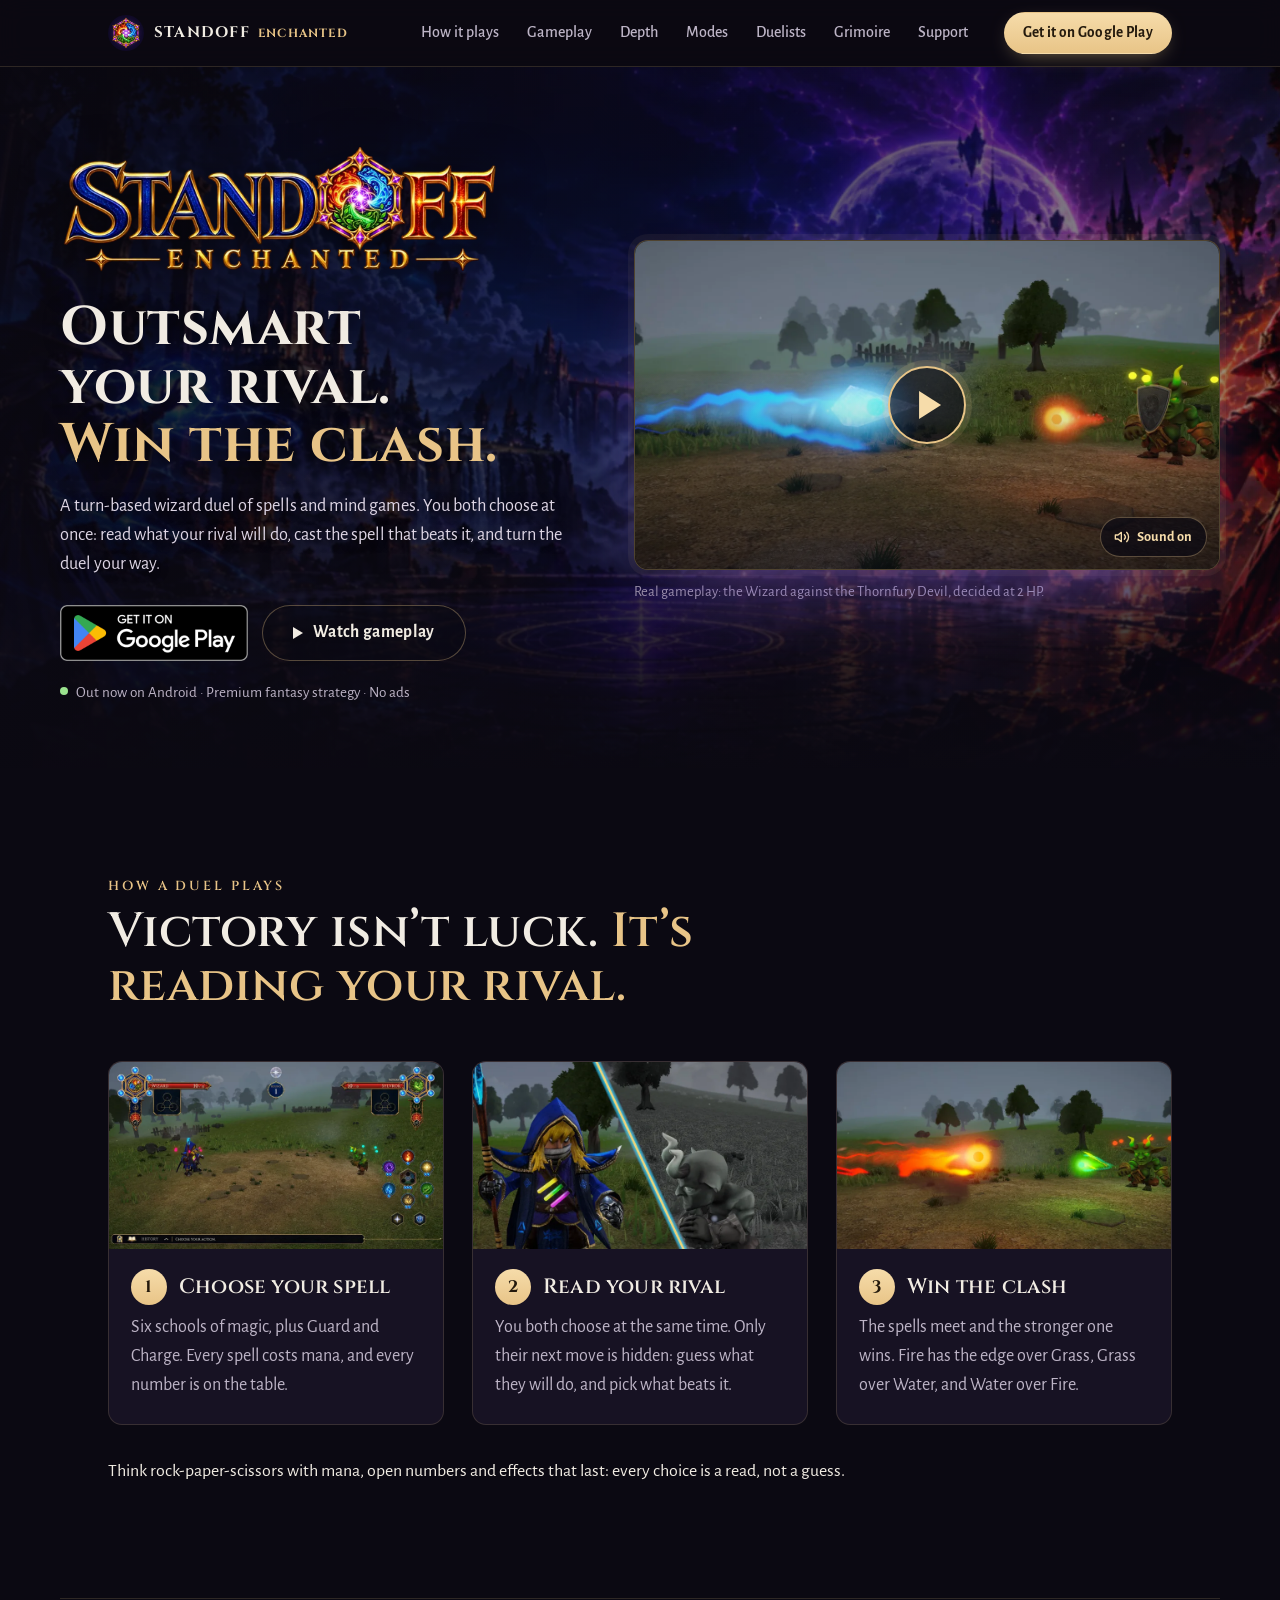
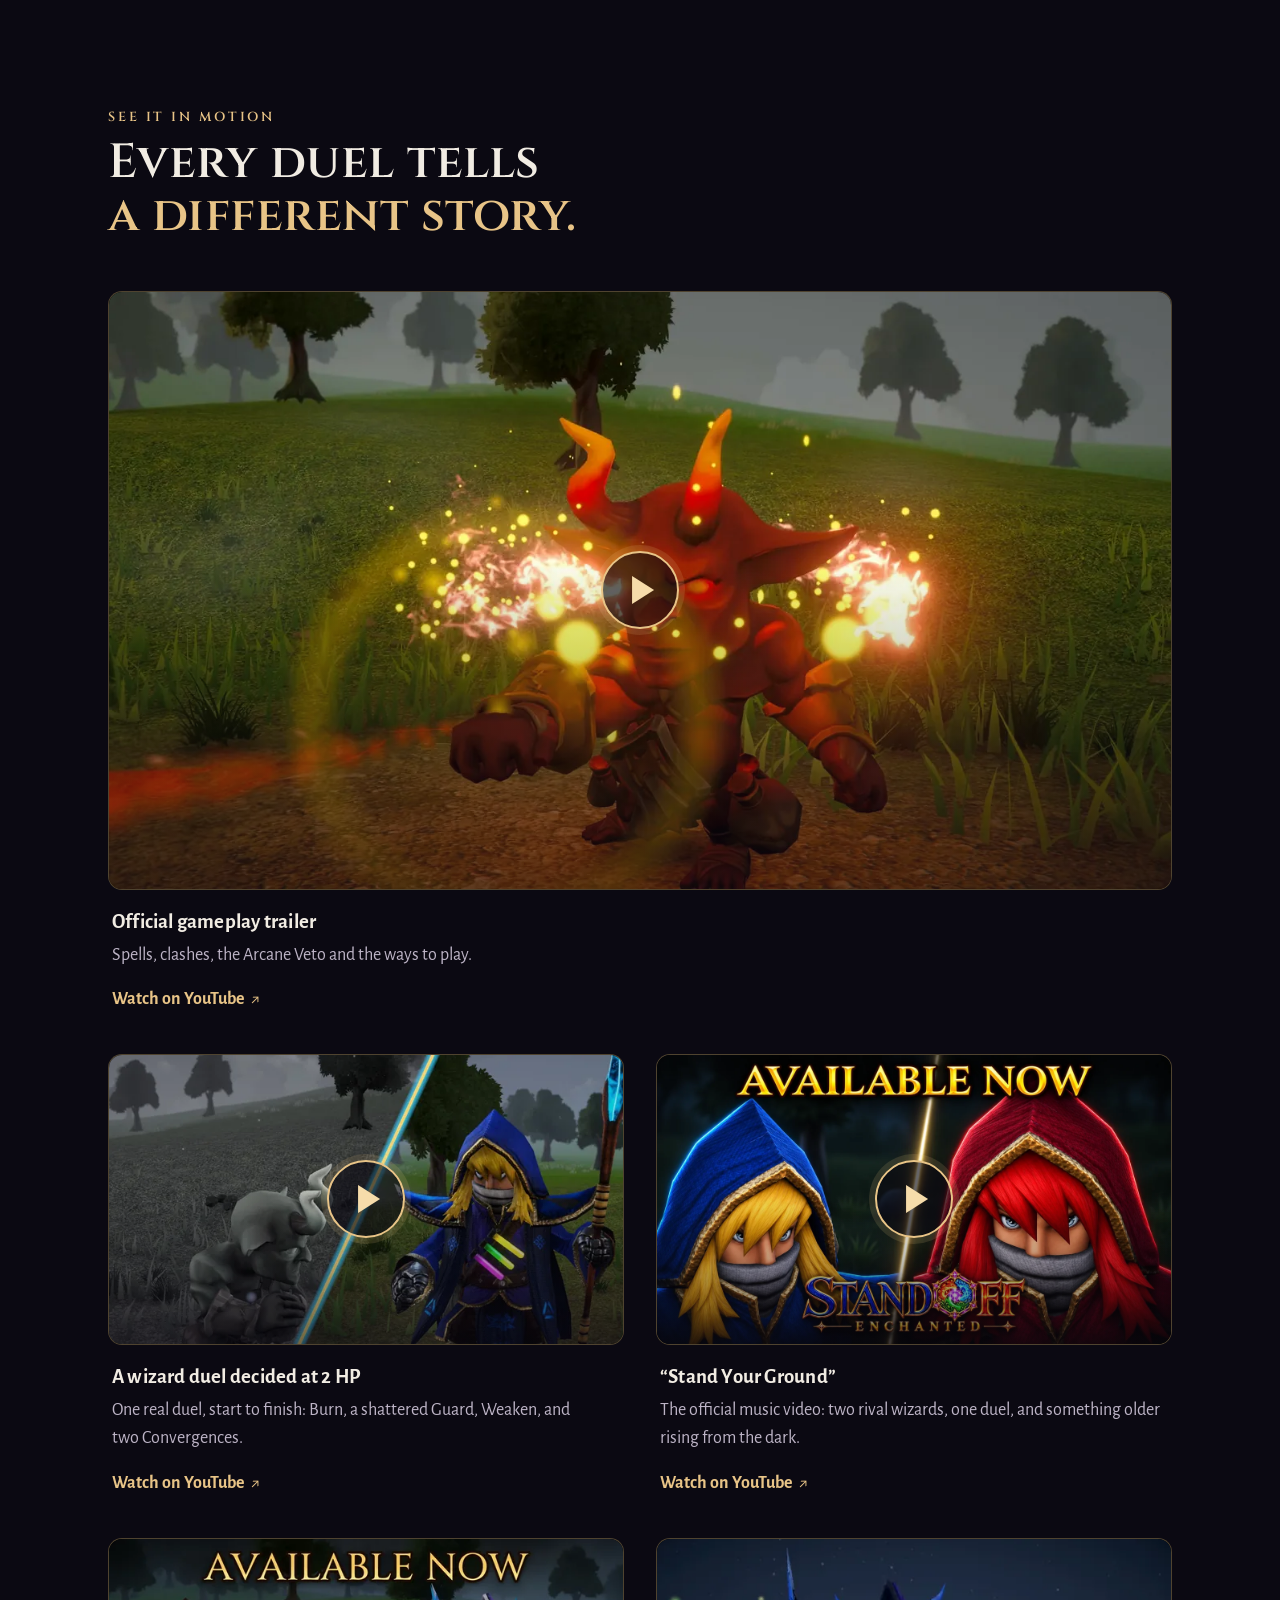
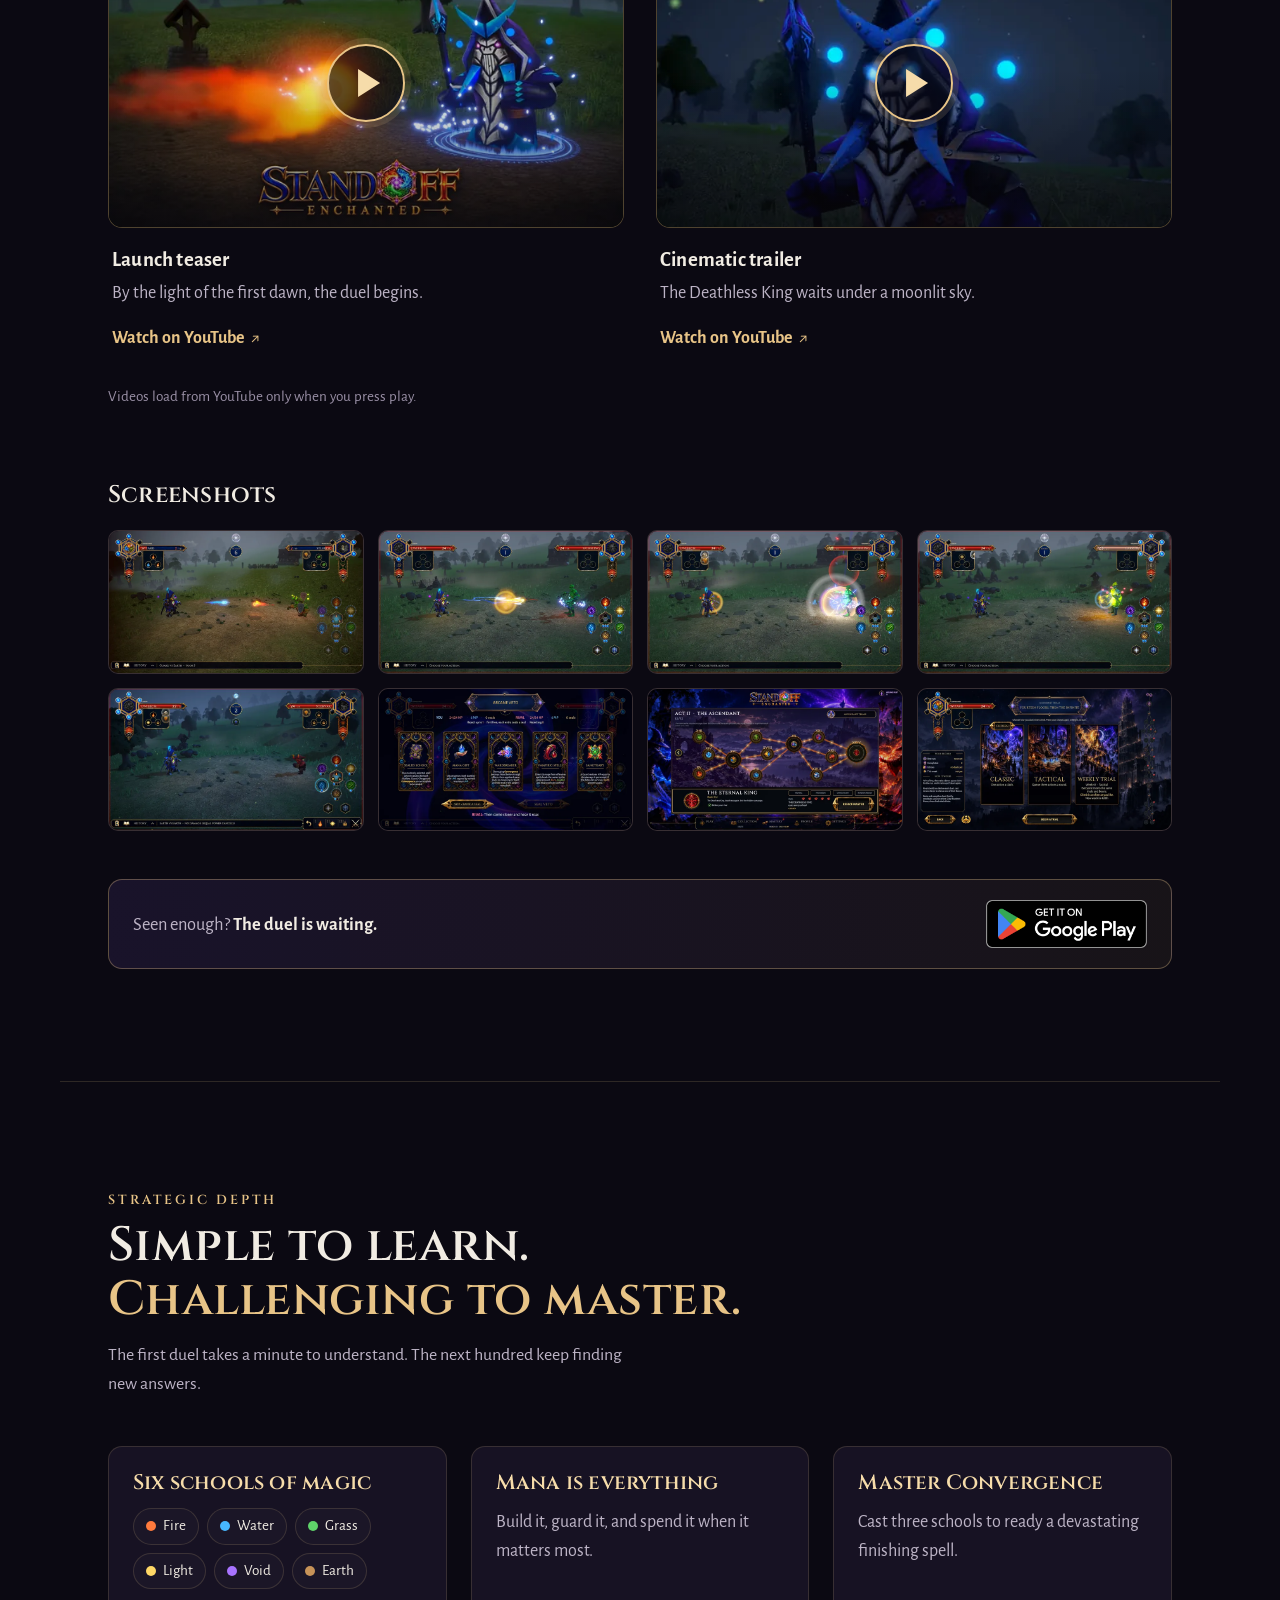
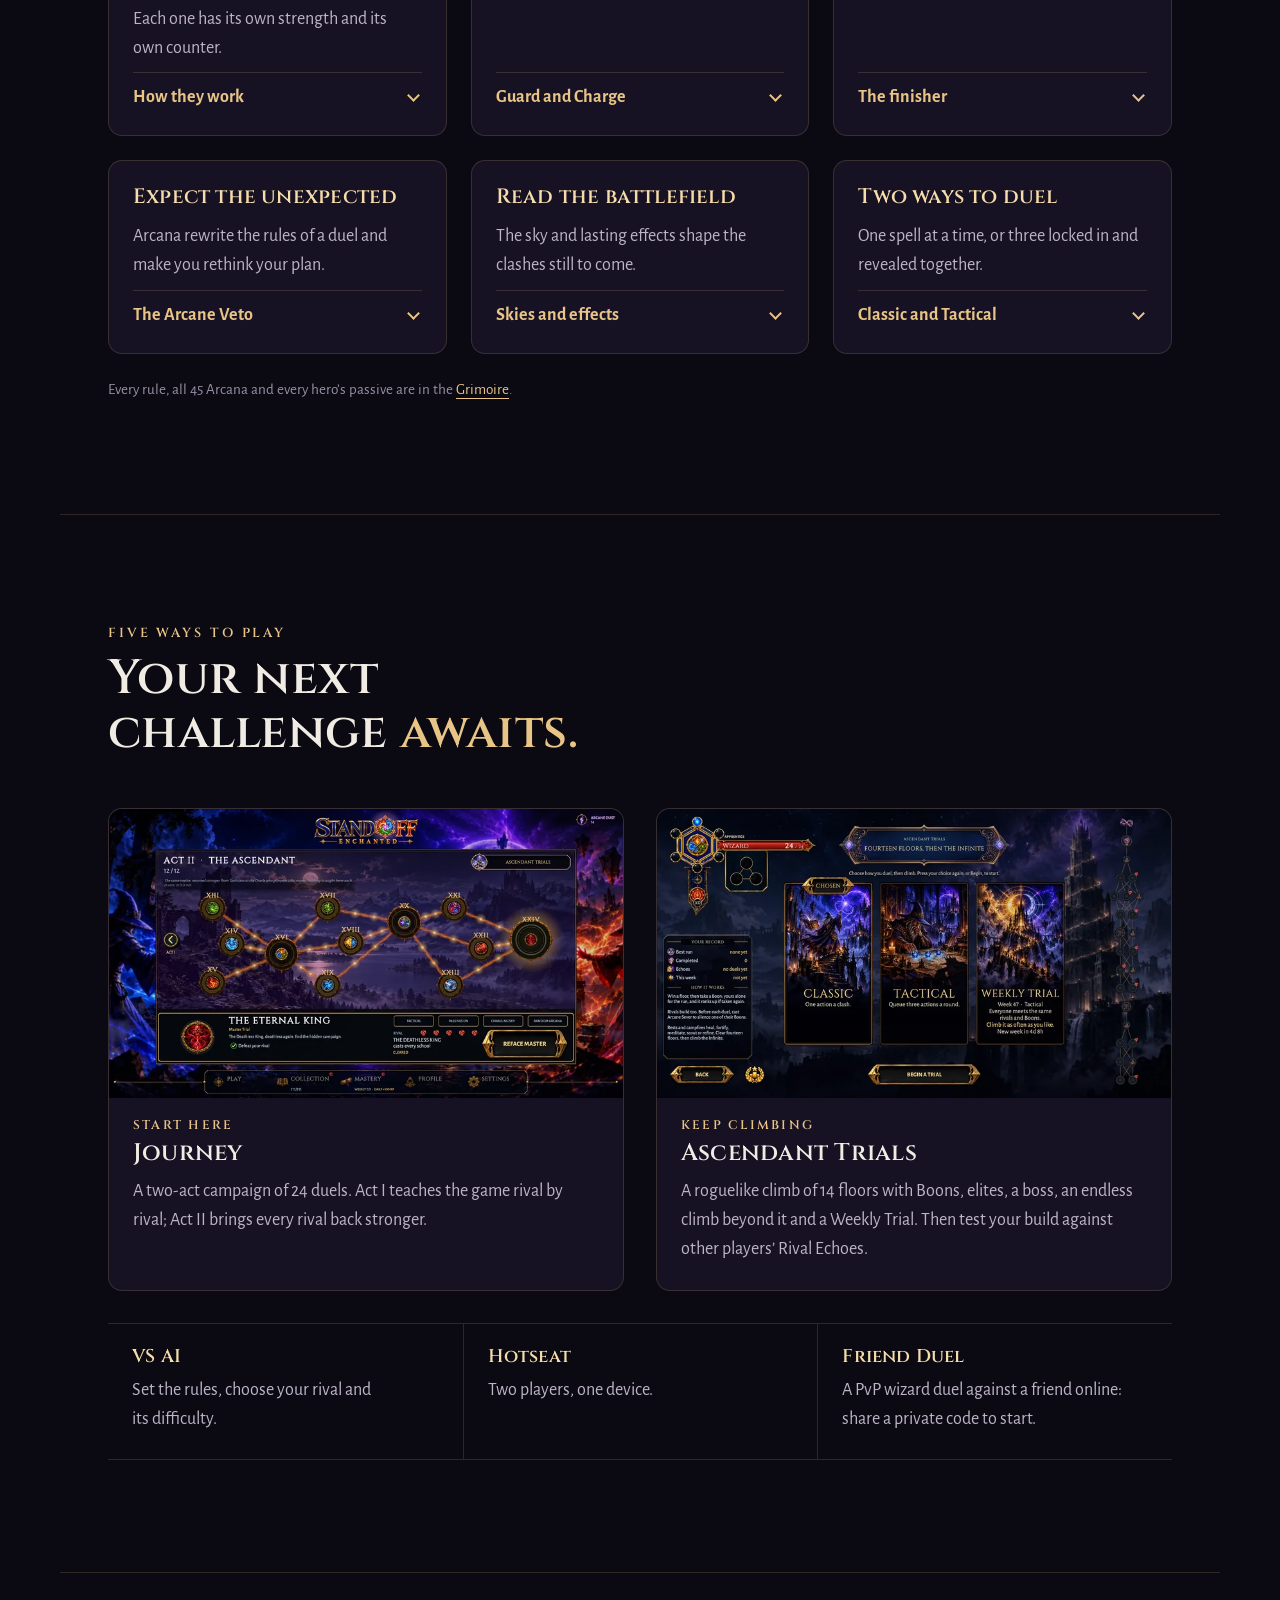
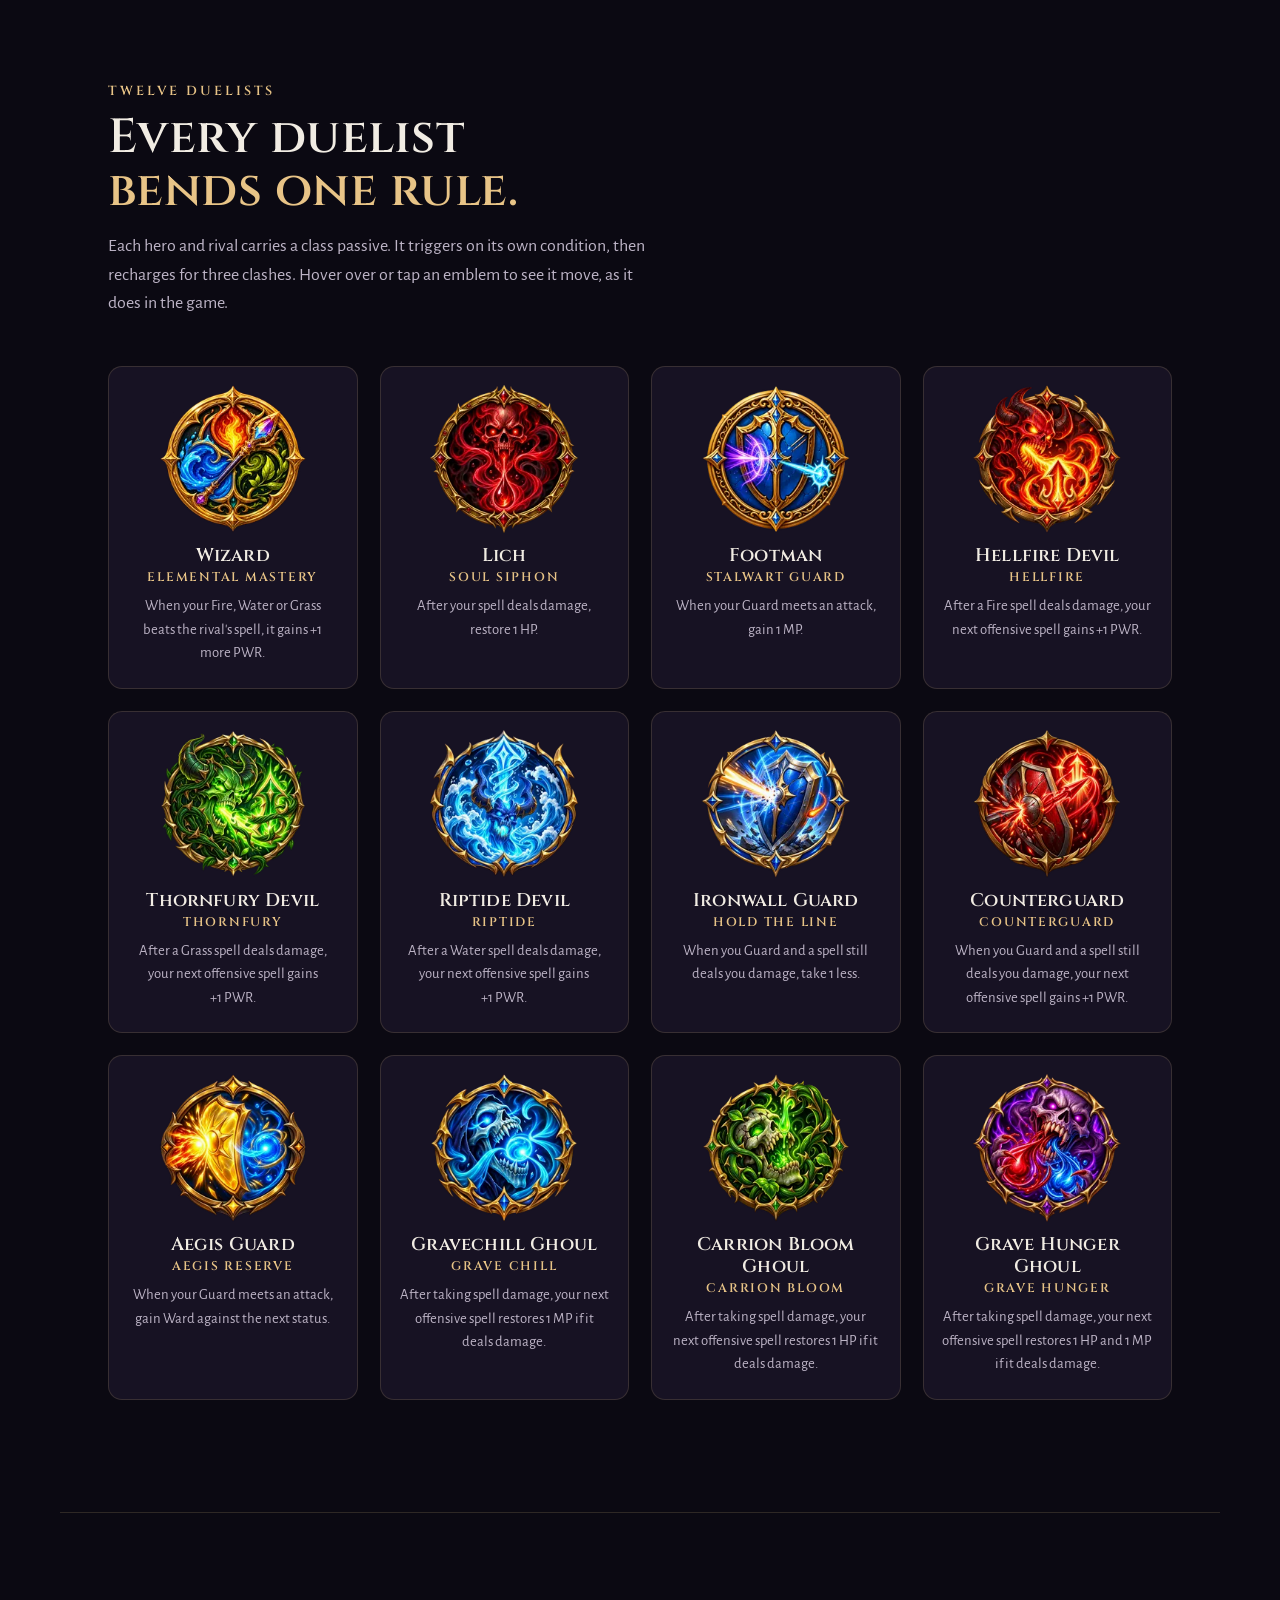
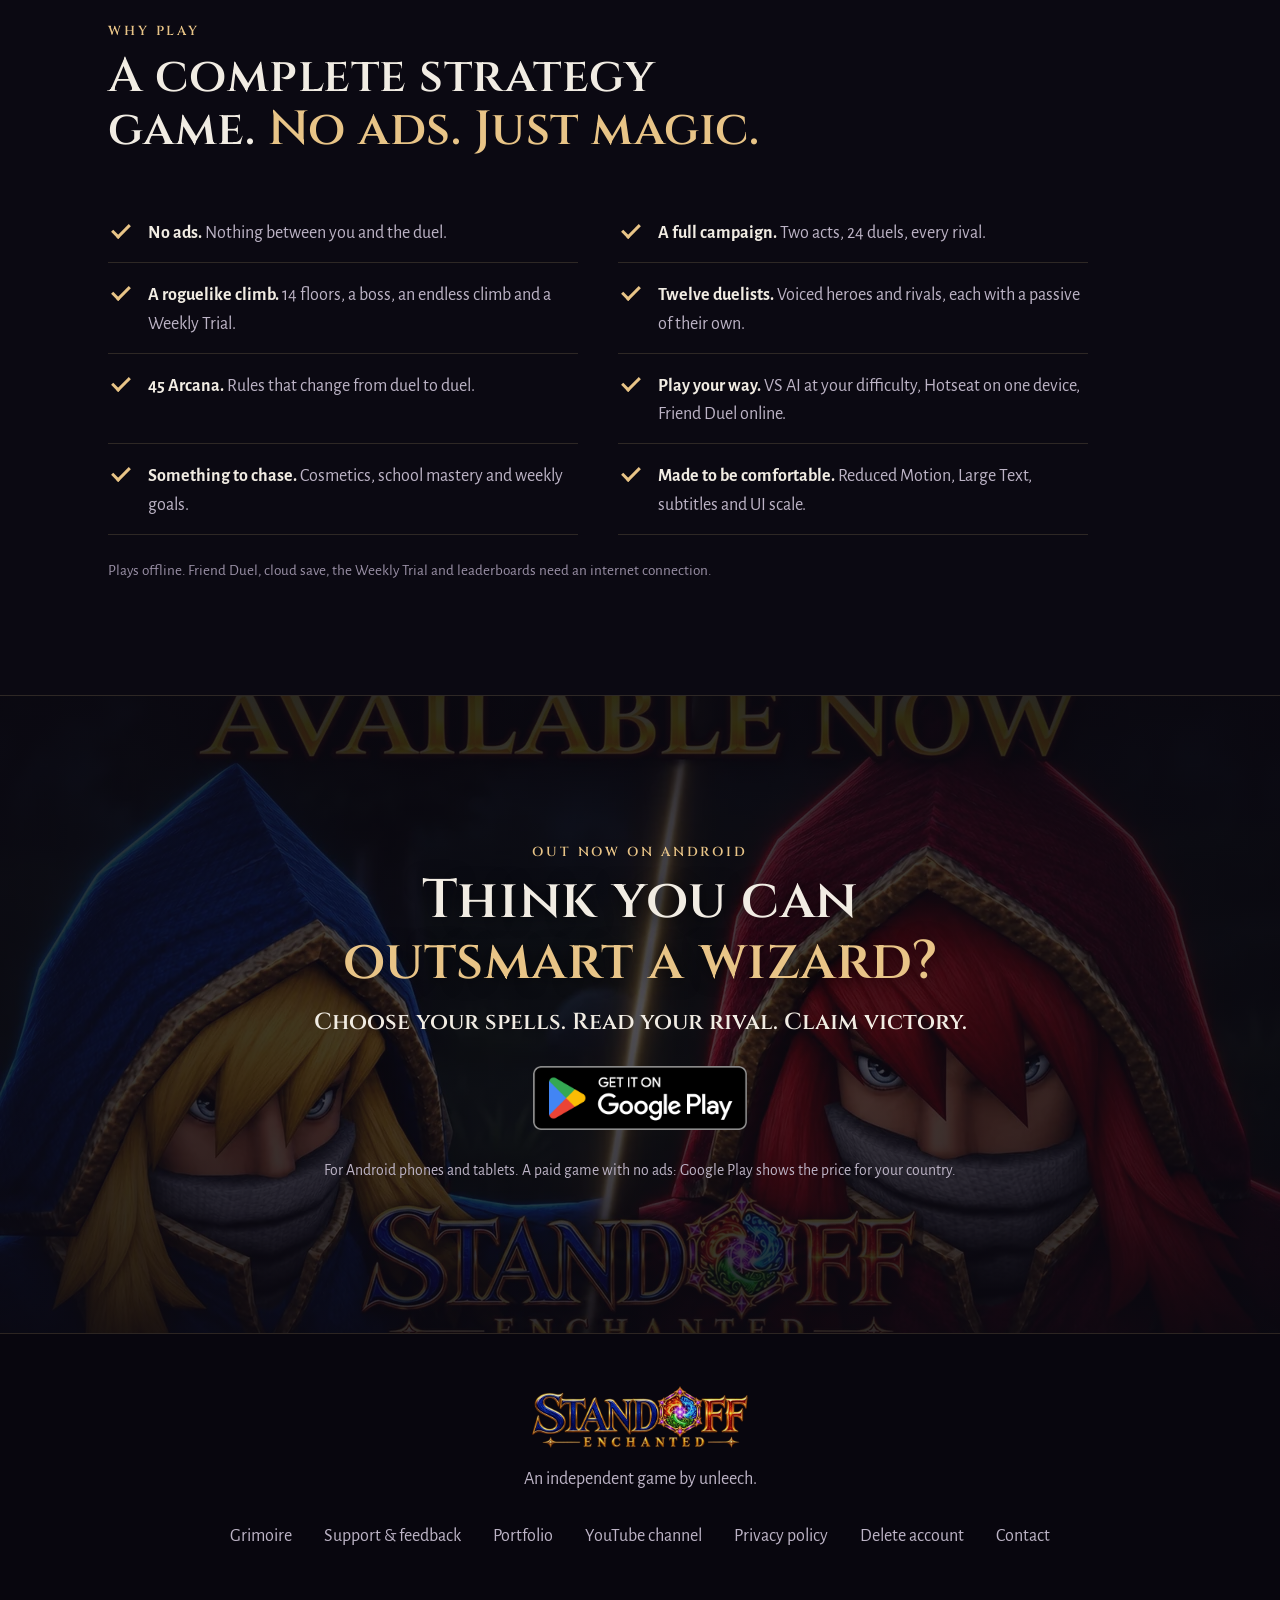
<file: index.html>
<!doctype html>
<html lang="en">
<head>
<meta charset="utf-8">
<meta name="viewport" content="width=device-width,initial-scale=1">
<title>StandOff: Enchanted | Turn-Based Wizard Duels on Android</title>
<meta name="description" content="StandOff: Enchanted is a turn-based wizard duel strategy game by unleech: read your rival, choose your spell, win the clash. Out now on Android.">
<meta name="theme-color" content="#0b0912">
<meta property="og:type" content="website">
<meta property="og:site_name" content="StandOff: Enchanted">
<meta property="og:title" content="StandOff: Enchanted | Turn-Based Wizard Duels on Android">
<meta property="og:description" content="Outsmart your rival. Win the clash. A turn-based wizard duel of spells and mind games, out now on Google Play.">
<meta property="og:url" content="https://standoffenchanted.fyi/">
<meta property="og:image" content="https://standoffenchanted.fyi/assets/og-image.jpg">
<meta property="og:image:width" content="1200">
<meta property="og:image:height" content="630">
<meta property="og:image:alt" content="The StandOff: Enchanted logo and the words Outsmart your rival. Win the clash., beside the blue Wizard facing his rival">
<meta name="twitter:card" content="summary_large_image">
<meta name="twitter:title" content="StandOff: Enchanted | Turn-Based Wizard Duels on Android">
<meta name="twitter:description" content="Outsmart your rival. Win the clash. A turn-based wizard duel of spells and mind games, out now on Google Play.">
<meta name="twitter:image" content="https://standoffenchanted.fyi/assets/og-image.jpg">
<link rel="canonical" href="https://standoffenchanted.fyi/">
<script>if (location.hash === '#feedback' || location.hash === '#help') location.replace('/support.html' + location.hash);</script>
<link rel="icon" href="assets/icon.webp">
<link rel="preconnect" href="https://fonts.googleapis.com">
<link rel="preconnect" href="https://fonts.gstatic.com" crossorigin>
<link rel="stylesheet" href="https://fonts.googleapis.com/css2?family=Cinzel:wght@500;600;700&family=Alegreya+Sans:ital,wght@0,400;0,500;0,700;1,400&display=swap">
<link rel="stylesheet" href="style.css">
<script type="application/ld+json">
{
  "@context": "https://schema.org",
  "@graph": [
    {
      "@type": "WebSite",
      "@id": "https://standoffenchanted.fyi/#website",
      "url": "https://standoffenchanted.fyi/",
      "name": "StandOff: Enchanted",
      "publisher": { "@id": "https://standoffenchanted.fyi/#unleech" }
    },
    {
      "@type": "Person",
      "@id": "https://standoffenchanted.fyi/#unleech",
      "name": "unleech",
      "url": "https://standoffenchanted.fyi/portfolio/",
      "email": "mailto:support@standoffenchanted.fyi",
      "sameAs": [
        "https://www.youtube.com/@StandOffEnchanted"
      ]
    },
    {
      "@type": "VideoGame",
      "@id": "https://standoffenchanted.fyi/#game",
      "name": "StandOff: Enchanted",
      "url": "https://standoffenchanted.fyi/",
      "description": "A turn-based wizard duel strategy game. Two duelists, six schools of magic, one clash at a time. Read your rival, choose your spell, and turn the clash in your favor.",
      "keywords": "wizard duel, turn-based strategy, spell battle, fantasy duel, magic, PvP, roguelike",
      "image": "https://standoffenchanted.fyi/assets/og-image.jpg",
      "genre": ["Strategy", "Turn-based strategy", "Fantasy"],
      "gamePlatform": "Android",
      "operatingSystem": "Android",
      "applicationCategory": "Game",
      "playMode": ["SinglePlayer", "MultiPlayer"],
      "author": { "@id": "https://standoffenchanted.fyi/#unleech" },
      "publisher": { "@id": "https://standoffenchanted.fyi/#unleech" },
      "sameAs": [
        "https://www.youtube.com/@StandOffEnchanted",
        "https://play.google.com/store/apps/details?id=com.unleech.standoff"
      ],
      "trailer": [
        {
          "@type": "VideoObject",
          "name": "StandOff: Enchanted gameplay: a duel decided at 2 HP",
          "description": "Real gameplay: the Wizard against the Thornfury Devil. Fire beats Grass, Earth shatters the Guard, Water leaves Weaken, and two Convergences meet at 2 HP.",
          "thumbnailUrl": "https://standoffenchanted.fyi/assets/gameplay-poster-1280.webp",
          "uploadDate": "2026-11-19T12:00:00+08:00",
          "duration": "PT28S",
          "contentUrl": "https://standoffenchanted.fyi/assets/gameplay-loop-720.mp4"
        },
        {
          "@type": "VideoObject",
          "name": "StandOff: Enchanted | Gameplay: a wizard duel decided at 2 HP",
          "description": "Real gameplay from StandOff: Enchanted: the Wizard against the Thornfury Devil, decided by two Convergences at 2 HP.",
          "thumbnailUrl": "https://standoffenchanted.fyi/assets/video-gameplay-duel-1280.webp",
          "uploadDate": "2026-11-19T12:00:00+08:00",
          "contentUrl": "https://www.youtube.com/watch?v=fuEaXq9Npc0",
          "embedUrl": "https://www.youtube-nocookie.com/embed/fuEaXq9Npc0"
        },
        {
          "@type": "VideoObject",
          "name": "StandOff: Enchanted \"Stand Your Ground\" (Official Music Video)",
          "description": "Two rival wizards, one duel, and the Lich rising from the dark: the release music video for StandOff: Enchanted, captured in-engine.",
          "thumbnailUrl": "https://standoffenchanted.fyi/assets/video-stand-your-ground-1280.webp",
          "uploadDate": "2026-11-18T12:00:00+08:00",
          "contentUrl": "https://www.youtube.com/watch?v=Rv-2TmdNcKw",
          "embedUrl": "https://www.youtube-nocookie.com/embed/Rv-2TmdNcKw"
        },
        {
          "@type": "VideoObject",
          "name": "StandOff: Enchanted Launch Teaser",
          "description": "By the light of the first dawn, the duel begins: the launch teaser for StandOff: Enchanted, available now on Android.",
          "thumbnailUrl": "https://standoffenchanted.fyi/assets/video-launch-teaser-1280.webp",
          "uploadDate": "2026-11-18T12:00:00+08:00",
          "contentUrl": "https://www.youtube.com/watch?v=oHeJEBrJeYE",
          "embedUrl": "https://www.youtube-nocookie.com/embed/oHeJEBrJeYE"
        },
        {
          "@type": "VideoObject",
          "name": "StandOff: Enchanted Official Gameplay Trailer",
          "description": "Spells, clashes, the Arcane Veto and the ways to play StandOff: Enchanted.",
          "thumbnailUrl": "https://standoffenchanted.fyi/assets/trailer-gameplay-1280.webp",
          "uploadDate": "2026-10-11T08:45:10-07:00",
          "contentUrl": "https://www.youtube.com/watch?v=BT8yfz2o8-w",
          "embedUrl": "https://www.youtube-nocookie.com/embed/BT8yfz2o8-w"
        },
        {
          "@type": "VideoObject",
          "name": "StandOff: Enchanted Official Cinematic Trailer",
          "description": "The in-engine cinematic trailer for StandOff: Enchanted.",
          "thumbnailUrl": "https://standoffenchanted.fyi/assets/trailer-cinematic-1280.webp",
          "uploadDate": "2026-10-11T08:40:23-07:00",
          "contentUrl": "https://www.youtube.com/watch?v=JE1uVvTyiss",
          "embedUrl": "https://www.youtube-nocookie.com/embed/JE1uVvTyiss"
        }
      ]
    }
  ]
}
</script>
</head>
<body>
<a class="skip" href="#main">Skip to content</a>

<header class="site-header">
  <div class="bar">
    <a class="brand" href="#top" aria-label="StandOff: Enchanted, back to top">
      <img src="assets/icon.webp" width="36" height="36" alt="">
      <span>StandOff <em>Enchanted</em></span>
    </a>
    <nav class="nav" aria-label="Sections">
      <a href="#how">How it plays</a>
      <a href="#gameplay">Gameplay</a>
      <a href="#depth">Depth</a>
      <a href="#modes">Modes</a>
      <a href="#duelists">Duelists</a>
      <a href="/grimoire.html">Grimoire</a>
      <a href="/support.html">Support</a>
    </nav>
    <a class="btn btn-gold btn-small" href="https://play.google.com/store/apps/details?id=com.unleech.standoff&amp;referrer=utm_source%3Dstandoffenchanted.fyi%26utm_medium%3Dwebsite%26utm_campaign%3Dheader" rel="noopener" target="_blank" data-cta="header">Get it on Google Play</a>
  </div>
</header>

<main id="main">

  <!-- 1. Hero: the promise, the store, real gameplay -->
  <section class="hero" id="top" aria-labelledby="hero-title">
    <picture class="hero-bg">
      <source type="image/webp" srcset="assets/hero-art-960.webp 960w, assets/hero-art-1872.webp 1872w" sizes="100vw">
      <img src="assets/hero-art-1872.webp" width="1872" height="840" alt="" fetchpriority="high">
    </picture>
    <div class="hero-grid">
      <div class="hero-copy">
        <p class="logo">
          <img src="assets/logo-1200.webp" srcset="assets/logo-600.webp 600w, assets/logo-1200.webp 1200w" sizes="(max-width: 700px) 80vw, 440px" width="1200" height="388" alt="StandOff: Enchanted">
          <img class="logo-emblem" data-motion="assets/logo-emblem.webp" width="250" height="250" alt="" hidden>
        </p>
        <h1 id="hero-title">Outsmart your rival. <span>Win the clash.</span></h1>
        <p class="pitch">A turn-based wizard duel of spells and mind games. You both choose at once: read what your rival will do, cast the spell that beats it, and turn the duel your way.</p>
        <div class="hero-actions">
          <a class="play-badge play-badge-large" href="https://play.google.com/store/apps/details?id=com.unleech.standoff&amp;referrer=utm_source%3Dstandoffenchanted.fyi%26utm_medium%3Dwebsite%26utm_campaign%3Dhero" rel="noopener" target="_blank" data-cta="hero"><img src="assets/google-play-badge.png" width="564" height="168" alt="Get it on Google Play"></a>
          <a class="btn btn-ghost btn-large" href="#gameplay-video" data-watch><span aria-hidden="true" class="tri"></span>Watch gameplay</a>
        </div>
        <p class="byline"><span class="pulse" aria-hidden="true"></span>Out now on Android · Premium fantasy strategy · No ads</p>
      </div>
      <figure class="hero-video" id="gameplay-video">
        <div class="video-frame">
          <video class="gameplay" poster="assets/gameplay-poster-1280.webp" preload="none" playsinline loop controls
                 data-src-large="assets/gameplay-loop-720.mp4" data-src-small="assets/gameplay-loop-480.mp4" data-src-portrait="assets/gameplay-loop-portrait.mp4" data-poster-portrait="assets/gameplay-poster-portrait.webp" aria-label="Gameplay: a duel decided at 2 HP">
            <source src="assets/gameplay-loop-480.mp4" type="video/mp4">
          </video>
          <button type="button" class="video-start" hidden><span class="play" aria-hidden="true"></span><span class="sr-only">Play the gameplay video with sound</span></button>
          <button type="button" class="video-sound" hidden aria-pressed="false">Sound on</button>
        </div>
        <figcaption>Real gameplay: the Wizard against the Thornfury Devil, decided at 2 HP.</figcaption>
      </figure>
    </div>
  </section>

  <!-- 2. The hook in three steps -->
  <section class="section" id="how" aria-labelledby="how-title">
    <div class="section-head">
      <p class="kicker">How a duel plays</p>
      <h2 id="how-title">Victory isn’t luck. <span class="gold">It’s reading your rival.</span></h2>
    </div>
    <ol class="beats">
      <li>
        <img src="assets/step-choose-800.webp" srcset="assets/step-choose-800.webp 800w, assets/step-choose-1600.webp 1600w" sizes="(max-width: 860px) 92vw, 360px" width="800" height="450" loading="lazy" alt="The start of a duel: both duelists' health and mana at the top, the spell wheel at the right">
        <h3><span class="beat-num">1</span>Choose your spell</h3>
        <p>Six schools of magic, plus Guard and Charge. Every spell costs mana, and every number is on the table.</p>
      </li>
      <li>
        <img src="assets/step-read-800.webp" srcset="assets/step-read-800.webp 800w, assets/step-read-1600.webp 1600w" sizes="(max-width: 860px) 92vw, 360px" width="800" height="450" loading="lazy" alt="The Wizard and the Thornfury Devil face off as both prepare their final spell">
        <h3><span class="beat-num">2</span>Read your rival</h3>
        <p>You both choose at the same time. Only their next move is hidden: guess what they will do, and pick what beats it.</p>
      </li>
      <li>
        <img src="assets/step-clash-800.webp" srcset="assets/step-clash-800.webp 800w, assets/step-clash-1600.webp 1600w" sizes="(max-width: 860px) 92vw, 360px" width="800" height="450" loading="lazy" alt="A fireball streaks toward a Grass spell in the middle of the arena">
        <h3><span class="beat-num">3</span>Win the clash</h3>
        <p>The spells meet and the stronger one wins. Fire has the edge over Grass, Grass over Water, and Water over Fire.</p>
      </li>
    </ol>
    <p class="beat-line">Think rock-paper-scissors with mana, open numbers and effects that last: every choice is a read, not a guess.</p>
  </section>

  <!-- 3. The game in action -->
  <section class="section" id="gameplay" aria-labelledby="gameplay-title">
    <div class="section-head">
      <p class="kicker">See it in motion</p>
      <h2 id="gameplay-title">Every duel tells <span class="gold">a different story.</span></h2>
    </div>
    <div class="trailers">
      <article class="trailer trailer-feature">
        <a class="trailer-frame" href="https://www.youtube.com/watch?v=BT8yfz2o8-w" data-video="BT8yfz2o8-w" data-title="StandOff: Enchanted Official Gameplay Trailer" rel="noopener" target="_blank">
          <img src="assets/trailer-gameplay-1280.webp" srcset="assets/trailer-gameplay-640.webp 640w, assets/trailer-gameplay-1280.webp 1280w" sizes="(max-width: 860px) 92vw, 1152px" width="1280" height="720" loading="lazy" alt="A fire devil gathers flame in a sunlit arena, from the gameplay trailer">
          <span class="play" aria-hidden="true"></span>
          <span class="sr-only">Play the official gameplay trailer</span>
        </a>
        <div class="trailer-copy">
          <h3>Official gameplay trailer</h3>
          <p>Spells, clashes, the Arcane Veto and the ways to play.</p>
          <a class="text-link" href="https://www.youtube.com/watch?v=BT8yfz2o8-w" rel="noopener" target="_blank">Watch on YouTube</a>
        </div>
      </article>
      <article class="trailer">
        <a class="trailer-frame" href="https://www.youtube.com/watch?v=fuEaXq9Npc0" data-video="fuEaXq9Npc0" data-title="StandOff: Enchanted | Gameplay: a wizard duel decided at 2 HP" rel="noopener" target="_blank">
          <img src="assets/video-gameplay-duel-1280.webp" srcset="assets/video-gameplay-duel-640.webp 640w, assets/video-gameplay-duel-1280.webp 1280w" sizes="(max-width: 860px) 92vw, 560px" width="1280" height="720" loading="lazy" alt="The blue Wizard and the Thornfury Devil in the game's face-off before the final spells">
          <span class="play" aria-hidden="true"></span>
          <span class="sr-only">Play the gameplay video, a wizard duel decided at 2 HP</span>
        </a>
        <div class="trailer-copy">
          <h3>A wizard duel decided at 2 HP</h3>
          <p>One real duel, start to finish: Burn, a shattered Guard, Weaken, and two Convergences.</p>
          <a class="text-link" href="https://www.youtube.com/watch?v=fuEaXq9Npc0" rel="noopener" target="_blank">Watch on YouTube</a>
        </div>
      </article>
      <article class="trailer">
        <a class="trailer-frame" href="https://www.youtube.com/watch?v=Rv-2TmdNcKw" data-video="Rv-2TmdNcKw" data-title="StandOff: Enchanted &quot;Stand Your Ground&quot; (Official Music Video)" rel="noopener" target="_blank">
          <img src="assets/video-stand-your-ground-1280.webp" srcset="assets/video-stand-your-ground-640.webp 640w, assets/video-stand-your-ground-1280.webp 1280w" sizes="(max-width: 860px) 92vw, 560px" width="1280" height="720" loading="lazy" alt="The blue Wizard and the Crimson Magister face to face in their hoods, from the Stand Your Ground music video">
          <span class="play" aria-hidden="true"></span>
          <span class="sr-only">Play the Stand Your Ground music video</span>
        </a>
        <div class="trailer-copy">
          <h3>&ldquo;Stand Your Ground&rdquo;</h3>
          <p>The official music video: two rival wizards, one duel, and something older rising from the dark.</p>
          <a class="text-link" href="https://www.youtube.com/watch?v=Rv-2TmdNcKw" rel="noopener" target="_blank">Watch on YouTube</a>
        </div>
      </article>
      <article class="trailer">
        <a class="trailer-frame" href="https://www.youtube.com/watch?v=oHeJEBrJeYE" data-video="oHeJEBrJeYE" data-title="StandOff: Enchanted Launch Teaser" rel="noopener" target="_blank">
          <img src="assets/video-launch-teaser-1280.webp" srcset="assets/video-launch-teaser-640.webp 640w, assets/video-launch-teaser-1280.webp 1280w" sizes="(max-width: 860px) 92vw, 560px" width="1280" height="720" loading="lazy" alt="A fireball streaks at the Lich in his glowing rune circle, from the launch teaser">
          <span class="play" aria-hidden="true"></span>
          <span class="sr-only">Play the launch teaser</span>
        </a>
        <div class="trailer-copy">
          <h3>Launch teaser</h3>
          <p>By the light of the first dawn, the duel begins.</p>
          <a class="text-link" href="https://www.youtube.com/watch?v=oHeJEBrJeYE" rel="noopener" target="_blank">Watch on YouTube</a>
        </div>
      </article>
      <article class="trailer">
        <a class="trailer-frame" href="https://www.youtube.com/watch?v=JE1uVvTyiss" data-video="JE1uVvTyiss" data-title="StandOff: Enchanted Official Cinematic Trailer" rel="noopener" target="_blank">
          <img src="assets/trailer-cinematic-1280.webp" srcset="assets/trailer-cinematic-640.webp 640w, assets/trailer-cinematic-1280.webp 1280w" sizes="(max-width: 860px) 92vw, 560px" width="1280" height="720" loading="lazy" alt="The Lich stands under a night sky, glowing orbs circling it, from the cinematic trailer">
          <span class="play" aria-hidden="true"></span>
          <span class="sr-only">Play the official cinematic trailer</span>
        </a>
        <div class="trailer-copy">
          <h3>Cinematic trailer</h3>
          <p>The Deathless King waits under a moonlit sky.</p>
          <a class="text-link" href="https://www.youtube.com/watch?v=JE1uVvTyiss" rel="noopener" target="_blank">Watch on YouTube</a>
        </div>
      </article>
    </div>
    <p class="note">Videos load from YouTube only when you press play.</p>

    <h3 class="sub-head" id="screenshots">Screenshots</h3>
    <ul class="gallery">
      <li><a href="assets/shot-09-hud-1600.webp"><img src="assets/shot-09-hud-800.webp" width="800" height="450" loading="lazy" alt="Mid-duel with the full HUD: both duelists at 2 HP, Water and Fire in the air"></a></li>
      <li><a href="assets/shot-03-clash-1600.webp"><img src="assets/shot-03-clash-800.webp" width="800" height="450" loading="lazy" alt="Two spells collide between the duelists"></a></li>
      <li><a href="assets/shot-01-convergence-1600.webp"><img src="assets/shot-01-convergence-800.webp" width="800" height="450" loading="lazy" alt="Convergence strikes the rival"></a></li>
      <li><a href="assets/shot-05-guard-1600.webp"><img src="assets/shot-05-guard-800.webp" width="800" height="450" loading="lazy" alt="A Guard catches an incoming Grass spell"></a></li>
      <li><a href="assets/shot-02-planning-1600.webp"><img src="assets/shot-02-planning-800.webp" width="800" height="450" loading="lazy" alt="Planning a turn, with the spell wheel and both duelists’ mana on screen"></a></li>
      <li><a href="assets/shot-04-arcane-veto-1600.webp"><img src="assets/shot-04-arcane-veto-800.webp" width="800" height="450" loading="lazy" alt="The Arcane Veto with five Arcana cards"></a></li>
      <li><a href="assets/shot-06-journey-1600.webp"><img src="assets/shot-06-journey-800.webp" width="800" height="450" loading="lazy" alt="The Journey campaign map"></a></li>
      <li><a href="assets/shot-07-ascendant-trials-1600.webp"><img src="assets/shot-07-ascendant-trials-800.webp" width="800" height="450" loading="lazy" alt="Choosing an Ascendant Trial"></a></li>
    </ul>
    <div class="cta-strip">
      <p>Seen enough? <strong>The duel is waiting.</strong></p>
      <a class="play-badge" href="https://play.google.com/store/apps/details?id=com.unleech.standoff&amp;referrer=utm_source%3Dstandoffenchanted.fyi%26utm_medium%3Dwebsite%26utm_campaign%3Dgameplay" rel="noopener" target="_blank" data-cta="gameplay"><img src="assets/google-play-badge.png" width="564" height="168" loading="lazy" alt="Get it on Google Play"></a>
    </div>
  </section>

  <!-- 4. The depth, once the appeal is clear -->
  <section class="section" id="depth" aria-labelledby="depth-title">
    <div class="section-head">
      <p class="kicker">Strategic depth</p>
      <h2 id="depth-title">Simple to learn. <span class="gold">Challenging to master.</span></h2>
      <p class="lede">The first duel takes a minute to understand. The next hundred keep finding new answers.</p>
    </div>
    <div class="cards">
      <article class="card">
        <h3>Six schools of magic</h3>
        <ul class="schools" aria-label="The six schools">
          <li><span class="sw fire"></span>Fire</li><li><span class="sw water"></span>Water</li><li><span class="sw grass"></span>Grass</li>
          <li><span class="sw light"></span>Light</li><li><span class="sw void"></span>Void</li><li><span class="sw earth"></span>Earth</li>
        </ul>
        <p>Each one has its own strength and its own counter.</p>
        <details><summary>How they work</summary><p>Fire has the edge over Grass, Grass over Water, and Water over Fire. Light cleanses or shields you, Void drains your rival’s mana, and Earth breaks through a Guard.</p></details>
      </article>
      <article class="card">
        <h3>Mana is everything</h3>
        <p>Build it, guard it, and spend it when it matters most.</p>
        <details><summary>Guard and Charge</summary><p>Bigger spells cost more mana. Charge builds the mana they need; Guard blunts an attack. Spend too early and your rival will know you are empty.</p></details>
      </article>
      <article class="card">
        <h3>Master Convergence</h3>
        <p>Cast three schools to ready a devastating finishing spell.</p>
        <details><summary>The finisher</summary><p>Convergence carries the effect of every sigil you earned on the way to it, so the schools you cast first shape what it does.</p></details>
      </article>
      <article class="card">
        <h3>Expect the unexpected</h3>
        <p>Arcana rewrite the rules of a duel and make you rethink your plan.</p>
        <details><summary>The Arcane Veto</summary><p>The Arcane Veto deals Arcana that change the duel. Reject the ones that hurt you, or bank a seal for later. There are 45 Arcana to discover.</p></details>
      </article>
      <article class="card">
        <h3>Read the battlefield</h3>
        <p>The sky and lasting effects shape the clashes still to come.</p>
        <details><summary>Skies and effects</summary><p>Sunny, Rainy and Full Moon skies each strengthen a school. Burn, Weaken, Seeded, Ward and Stoneguard carry from one clash to the next.</p></details>
      </article>
      <article class="card">
        <h3>Two ways to duel</h3>
        <p>One spell at a time, or three locked in and revealed together.</p>
        <details><summary>Classic and Tactical</summary><p>Classic duels resolve one spell at a time. Tactical duels lock in three spells and reveal them together, so you plan a whole sequence against your rival’s.</p></details>
      </article>
    </div>
    <p class="note">Every rule, all 45 Arcana and every hero’s passive are in the <a href="/grimoire.html">Grimoire</a>.</p>
  </section>

  <!-- 5. Modes -->
  <section class="section" id="modes" aria-labelledby="modes-title">
    <div class="section-head">
      <p class="kicker">Five ways to play</p>
      <h2 id="modes-title">Your next challenge <span class="gold">awaits.</span></h2>
    </div>
    <div class="modes">
      <article class="mode">
        <img src="assets/shot-06-journey-800.webp" srcset="assets/shot-06-journey-800.webp 800w, assets/shot-06-journey-1600.webp 1600w" sizes="(max-width: 860px) 92vw, 560px" width="800" height="450" loading="lazy" alt="The Journey map, a path of rival nodes across a moonlit landscape">
        <div class="mode-copy">
          <p class="mode-tag">Start here</p>
          <h3>Journey</h3>
          <p>A two-act campaign of 24 duels. Act I teaches the game rival by rival; Act II brings every rival back stronger.</p>
        </div>
      </article>
      <article class="mode">
        <img src="assets/shot-07-ascendant-trials-800.webp" srcset="assets/shot-07-ascendant-trials-800.webp 800w, assets/shot-07-ascendant-trials-1600.webp 1600w" sizes="(max-width: 860px) 92vw, 560px" width="800" height="450" loading="lazy" alt="Ascendant Trials, choosing between Classic, Tactical and the Weekly Trial">
        <div class="mode-copy">
          <p class="mode-tag">Keep climbing</p>
          <h3>Ascendant Trials</h3>
          <p>A roguelike climb of 14 floors with Boons, elites, a boss, an endless climb beyond it and a Weekly Trial. Then test your build against other players&#8217; Rival Echoes.</p>
        </div>
      </article>
    </div>
    <ul class="mode-list">
      <li><h3>VS AI</h3><p>Set the rules, choose your rival and its difficulty.</p></li>
      <li><h3>Hotseat</h3><p>Two players, one device.</p></li>
      <li><h3>Friend Duel</h3><p>A PvP wizard duel against a friend online: share a private code to start.</p></li>
    </ul>
  </section>

  <!-- 6. Duelists -->
  <section class="section" id="duelists" aria-labelledby="duelists-title">
    <div class="section-head">
      <p class="kicker">Twelve duelists</p>
      <h2 id="duelists-title">Every duelist <span class="gold">bends one rule.</span></h2>
      <p class="lede">Each hero and rival carries a class passive. It triggers on its own condition, then recharges for three clashes. Hover over or tap an emblem to see it move, as it does in the game.</p>
    </div>
    <ul class="duelists">
      <li class="duelist" tabindex="0">
        <img src="assets/duelists/wizard.webp" data-motion="assets/duelists/wizard-motion.webp" width="200" height="200" loading="lazy" alt="The Wizard's class emblem, Elemental Mastery">
        <h3>Wizard</h3>
        <p class="passive">Elemental Mastery</p>
        <p>When your Fire, Water or Grass beats the rival&#x27;s spell, it gains +1 more PWR.</p>
      </li>
      <li class="duelist" tabindex="0">
        <img src="assets/duelists/lich.webp" data-motion="assets/duelists/lich-motion.webp" width="200" height="200" loading="lazy" alt="The Lich's class emblem, Soul Siphon">
        <h3>Lich</h3>
        <p class="passive">Soul Siphon</p>
        <p>After your spell deals damage, restore 1 HP.</p>
      </li>
      <li class="duelist" tabindex="0">
        <img src="assets/duelists/footman.webp" data-motion="assets/duelists/footman-motion.webp" width="200" height="200" loading="lazy" alt="The Footman's class emblem, Stalwart Guard">
        <h3>Footman</h3>
        <p class="passive">Stalwart Guard</p>
        <p>When your Guard meets an attack, gain 1 MP.</p>
      </li>
      <li class="duelist" tabindex="0">
        <img src="assets/duelists/hellfire-devil.webp" data-motion="assets/duelists/hellfire-devil-motion.webp" width="200" height="200" loading="lazy" alt="The Hellfire Devil's class emblem, Hellfire">
        <h3>Hellfire Devil</h3>
        <p class="passive">Hellfire</p>
        <p>After a Fire spell deals damage, your next offensive spell gains +1 PWR.</p>
      </li>
      <li class="duelist" tabindex="0">
        <img src="assets/duelists/thornfury-devil.webp" data-motion="assets/duelists/thornfury-devil-motion.webp" width="200" height="200" loading="lazy" alt="The Thornfury Devil's class emblem, Thornfury">
        <h3>Thornfury Devil</h3>
        <p class="passive">Thornfury</p>
        <p>After a Grass spell deals damage, your next offensive spell gains +1 PWR.</p>
      </li>
      <li class="duelist" tabindex="0">
        <img src="assets/duelists/riptide-devil.webp" data-motion="assets/duelists/riptide-devil-motion.webp" width="200" height="200" loading="lazy" alt="The Riptide Devil's class emblem, Riptide">
        <h3>Riptide Devil</h3>
        <p class="passive">Riptide</p>
        <p>After a Water spell deals damage, your next offensive spell gains +1 PWR.</p>
      </li>
      <li class="duelist" tabindex="0">
        <img src="assets/duelists/ironwall-guard.webp" data-motion="assets/duelists/ironwall-guard-motion.webp" width="200" height="200" loading="lazy" alt="The Ironwall Guard's class emblem, Hold the Line">
        <h3>Ironwall Guard</h3>
        <p class="passive">Hold the Line</p>
        <p>When you Guard and a spell still deals you damage, take 1 less.</p>
      </li>
      <li class="duelist" tabindex="0">
        <img src="assets/duelists/counterguard.webp" data-motion="assets/duelists/counterguard-motion.webp" width="200" height="200" loading="lazy" alt="The Counterguard's class emblem, Counterguard">
        <h3>Counterguard</h3>
        <p class="passive">Counterguard</p>
        <p>When you Guard and a spell still deals you damage, your next offensive spell gains +1 PWR.</p>
      </li>
      <li class="duelist" tabindex="0">
        <img src="assets/duelists/aegis-guard.webp" data-motion="assets/duelists/aegis-guard-motion.webp" width="200" height="200" loading="lazy" alt="The Aegis Guard's class emblem, Aegis Reserve">
        <h3>Aegis Guard</h3>
        <p class="passive">Aegis Reserve</p>
        <p>When your Guard meets an attack, gain Ward against the next status.</p>
      </li>
      <li class="duelist" tabindex="0">
        <img src="assets/duelists/gravechill-ghoul.webp" data-motion="assets/duelists/gravechill-ghoul-motion.webp" width="200" height="200" loading="lazy" alt="The Gravechill Ghoul's class emblem, Grave Chill">
        <h3>Gravechill Ghoul</h3>
        <p class="passive">Grave Chill</p>
        <p>After taking spell damage, your next offensive spell restores 1 MP if it deals damage.</p>
      </li>
      <li class="duelist" tabindex="0">
        <img src="assets/duelists/carrion-bloom-ghoul.webp" data-motion="assets/duelists/carrion-bloom-ghoul-motion.webp" width="200" height="200" loading="lazy" alt="The Carrion Bloom Ghoul's class emblem, Carrion Bloom">
        <h3>Carrion Bloom Ghoul</h3>
        <p class="passive">Carrion Bloom</p>
        <p>After taking spell damage, your next offensive spell restores 1 HP if it deals damage.</p>
      </li>
      <li class="duelist" tabindex="0">
        <img src="assets/duelists/grave-hunger-ghoul.webp" data-motion="assets/duelists/grave-hunger-ghoul-motion.webp" width="200" height="200" loading="lazy" alt="The Grave Hunger Ghoul's class emblem, Grave Hunger">
        <h3>Grave Hunger Ghoul</h3>
        <p class="passive">Grave Hunger</p>
        <p>After taking spell damage, your next offensive spell restores 1 HP and 1 MP if it deals damage.</p>
      </li>
    </ul>
  </section>

  <!-- 7. Why it is worth buying -->
  <section class="section" id="why" aria-labelledby="why-title">
    <div class="section-head">
      <p class="kicker">Why play</p>
      <h2 id="why-title">A complete strategy game. <span class="gold">No ads. Just magic.</span></h2>
    </div>
    <ul class="why">
      <li><strong>No ads.</strong> Nothing between you and the duel.</li>
      <li><strong>A full campaign.</strong> Two acts, 24 duels, every rival.</li>
      <li><strong>A roguelike climb.</strong> 14 floors, a boss, an endless climb and a Weekly Trial.</li>
      <li><strong>Twelve duelists.</strong> Voiced heroes and rivals, each with a passive of their own.</li>
      <li><strong>45 Arcana.</strong> Rules that change from duel to duel.</li>
      <li><strong>Play your way.</strong> VS AI at your difficulty, Hotseat on one device, Friend Duel online.</li>
      <li><strong>Something to chase.</strong> Cosmetics, school mastery and weekly goals.</li>
      <li><strong>Made to be comfortable.</strong> Reduced Motion, Large Text, subtitles and UI scale.</li>
    </ul>
    <p class="note">Plays offline. Friend Duel, cloud save, the Weekly Trial and leaderboards need an internet connection.</p>
  </section>

  <!-- 8. The final call -->
  <section class="final" id="join" aria-labelledby="join-title">
    <picture class="final-bg">
      <source type="image/webp" srcset="assets/video-stand-your-ground-640.webp 640w, assets/video-stand-your-ground-1280.webp 1280w" sizes="100vw">
      <img src="assets/video-stand-your-ground-1280.webp" width="1280" height="720" loading="lazy" alt="">
    </picture>
    <div class="final-inner">
      <p class="kicker">Out now on Android</p>
      <h2 id="join-title">Think you can <span class="gold">outsmart a wizard?</span></h2>
      <p class="final-line">Choose your spells. Read your rival. Claim victory.</p>
      <a class="play-badge play-badge-xl" href="https://play.google.com/store/apps/details?id=com.unleech.standoff&amp;referrer=utm_source%3Dstandoffenchanted.fyi%26utm_medium%3Dwebsite%26utm_campaign%3Dfinal" rel="noopener" target="_blank" data-cta="final"><img src="assets/google-play-badge.png" width="564" height="168" loading="lazy" alt="Get it on Google Play"></a>
      <p class="final-note">For Android phones and tablets. A paid game with no ads: Google Play shows the price for your&nbsp;country.</p>
    </div>
  </section>

</main>


<footer class="site-footer">
  <div class="foot-inner">
    <img class="foot-logo" src="assets/logo-600.webp" width="600" height="194" loading="lazy" alt="StandOff: Enchanted">
    <p>An independent game by unleech.</p>
    <nav class="foot-links" aria-label="Site and policies">
      <a href="/grimoire.html">Grimoire</a>
      <a href="/support.html">Support &amp; feedback</a>
      <a href="/portfolio/">Portfolio</a>
      <a href="https://www.youtube.com/@StandOffEnchanted" rel="me noopener" target="_blank">YouTube channel</a>
      <a href="/privacy-policy.html">Privacy policy</a>
      <a href="/delete-account.html">Delete account</a>
      <a href="mailto:support@standoffenchanted.fyi">Contact</a>
    </nav>
  </div>
</footer>

<dialog class="viewer" aria-label="Screenshot">
  <img alt="">
  <button type="button" class="viewer-close" aria-label="Close screenshot">×</button>
</dialog>

<dialog class="viewer video-viewer" aria-label="Video">
  <div class="video-box"></div>
  <button type="button" class="viewer-close" aria-label="Close video">×</button>
</dialog>

<script src="site.js" defer></script>
<!-- Cloudflare Web Analytics: cookie-free visit counts (see the privacy policy) --><script type='module' src='https://static.cloudflareinsights.com/beacon.min.js' data-cf-beacon='{"token": "668414665a1d4cda9459548069fe21a7"}'></script><!-- End Cloudflare Web Analytics -->
</body>
</html>
</file>
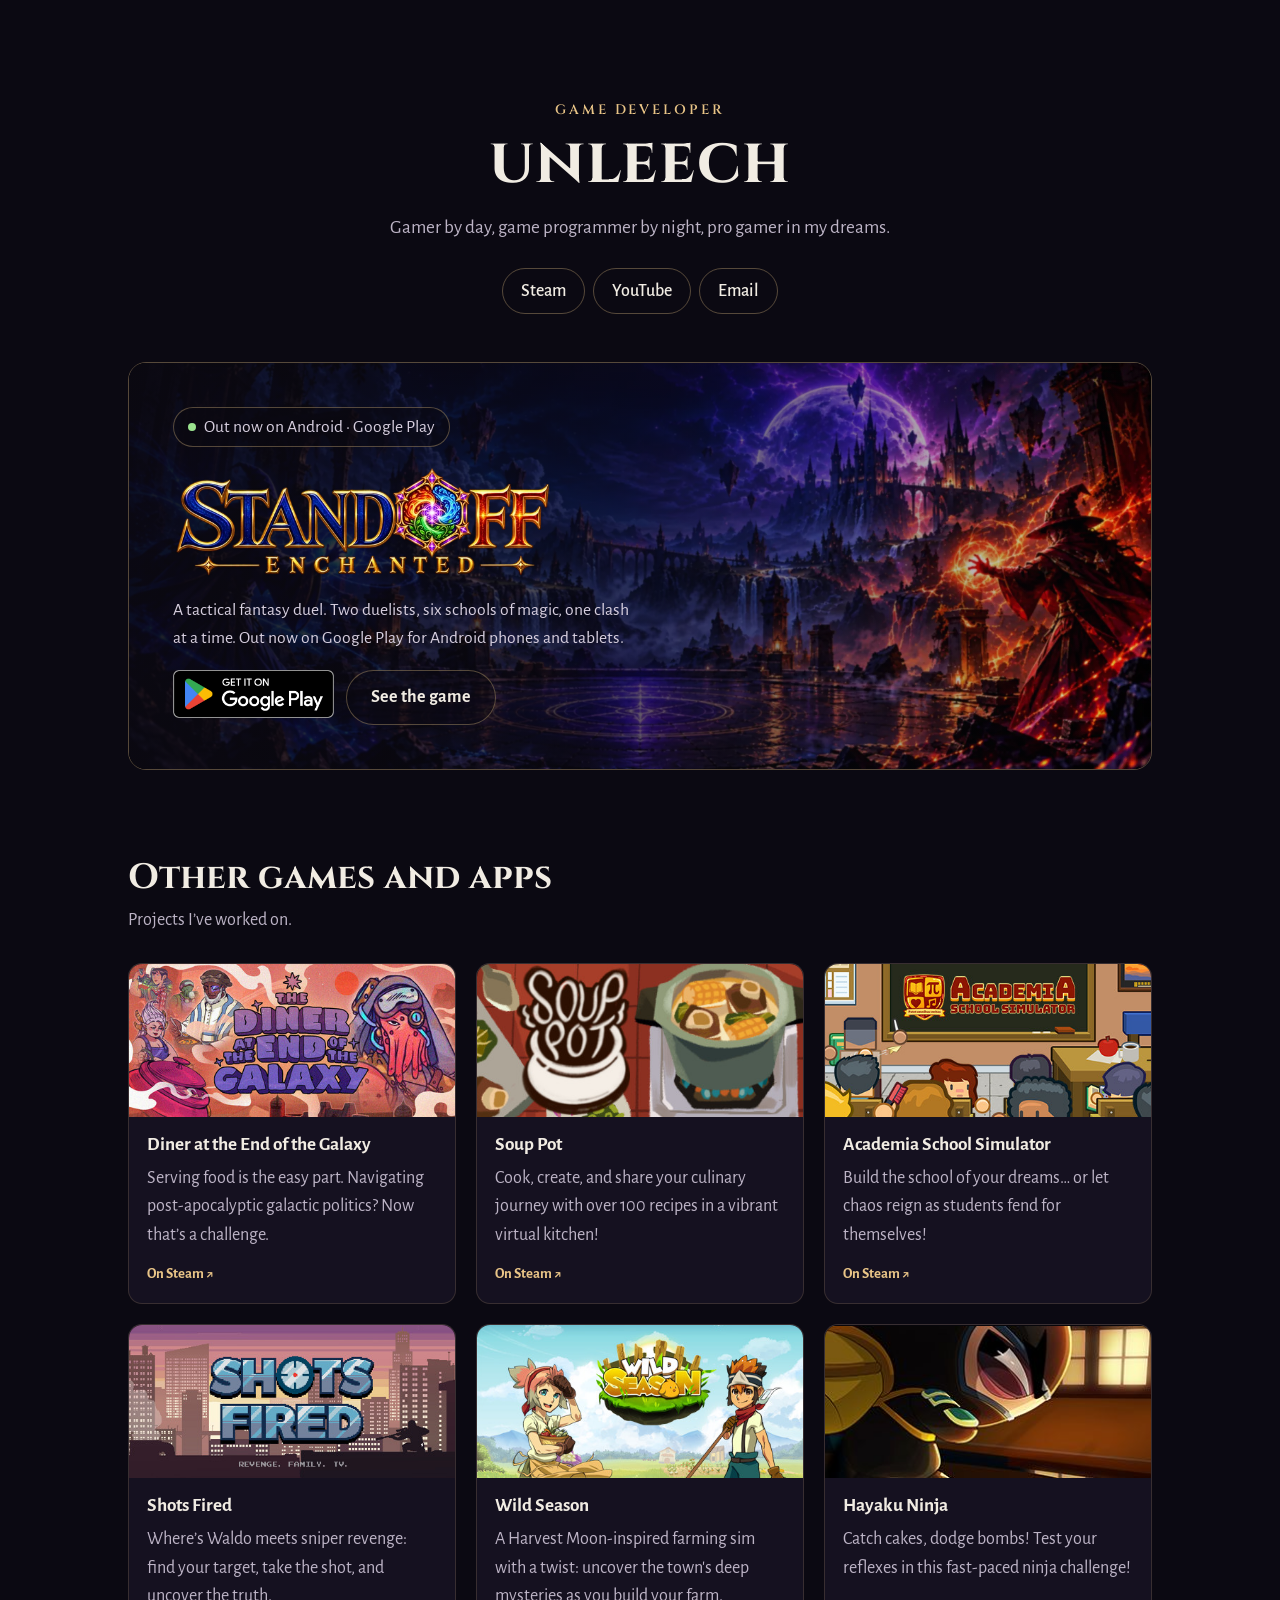
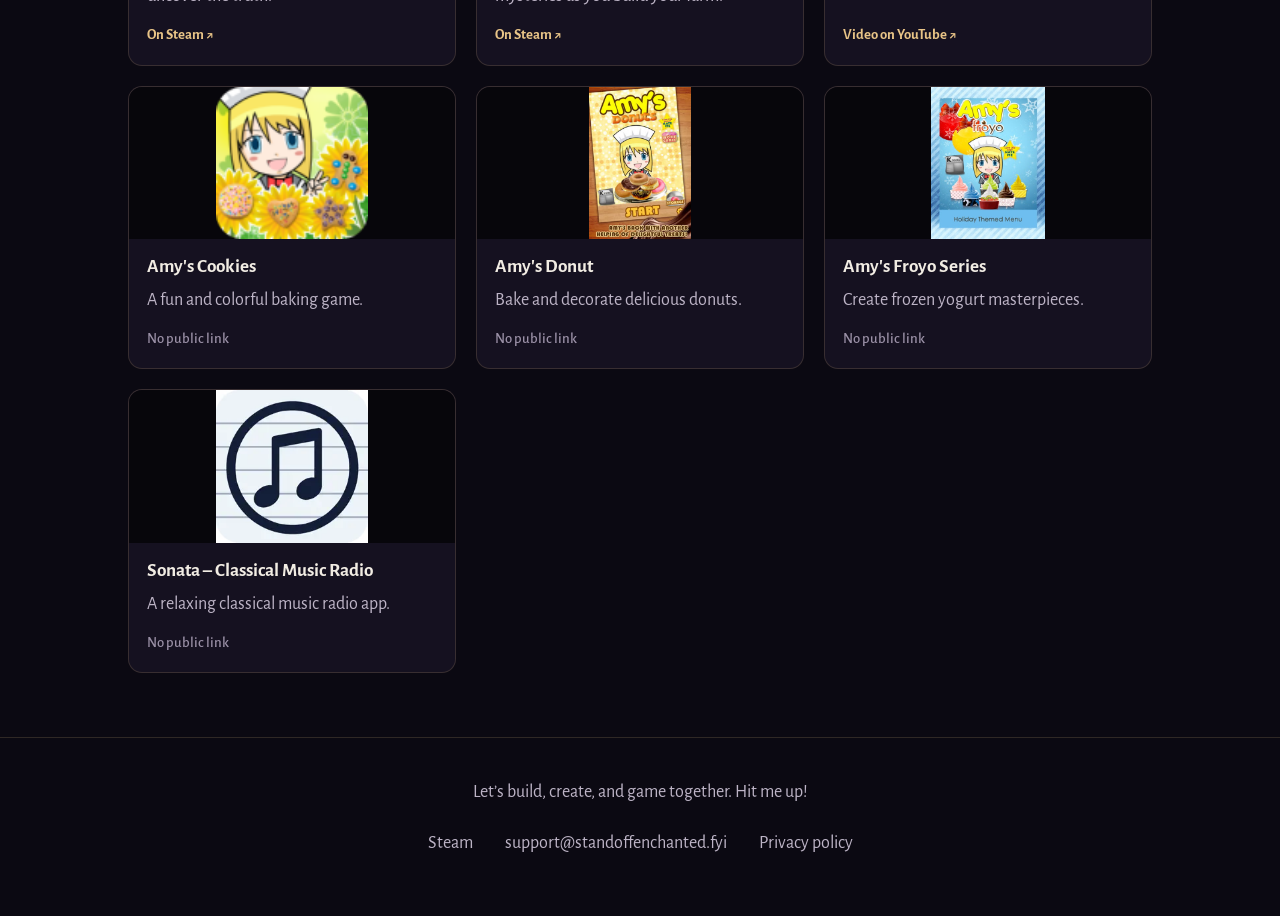
<file: portfolio/index.html>
<!DOCTYPE html>
<html lang="en">
<head>
  <meta charset="UTF-8">
  <meta name="viewport" content="width=device-width, initial-scale=1">
  <title>unleech's Portfolio</title>
  <meta name="description" content="Portfolio of unleech, independent developer of StandOff: Enchanted, a tactical fantasy duel for Android.">
  <link rel="canonical" href="https://standoffenchanted.fyi/portfolio/">
  <meta name="theme-color" content="#0b0912">
  <meta property="og:type" content="website">
  <meta property="og:title" content="unleech's Portfolio">
  <meta property="og:description" content="Games by unleech, including StandOff: Enchanted, a tactical fantasy duel for Android.">
  <meta property="og:url" content="https://standoffenchanted.fyi/portfolio/">
  <meta property="og:image" content="https://standoffenchanted.fyi/assets/og-image.jpg">
  <meta name="twitter:card" content="summary_large_image">
  <link rel="icon" href="/assets/icon.webp">
  <link rel="preconnect" href="https://fonts.googleapis.com">
  <link rel="preconnect" href="https://fonts.gstatic.com" crossorigin>
  <link rel="stylesheet" href="https://fonts.googleapis.com/css2?family=Cinzel:wght@600;700&family=Alegreya+Sans:wght@400;500;700&display=swap">
  <style>
    :root {
      color-scheme: dark;
      --bg: #0b0912;
      --panel: #151120;
      --line: rgba(232, 196, 135, 0.16);
      --line-strong: rgba(232, 196, 135, 0.34);
      --text: #f1ece3;
      --muted: #bdb4c6;
      --dim: #9a90a6;
      --gold: #e8c487;
      --gold-hi: #f6dcaa;
      --gold-ink: #241a0d;
      --focus: #d8b4ff;
      --gutter: clamp(16px, 4.5vw, 48px);
    }
    *, *::before, *::after { box-sizing: border-box; }
    body { margin: 0; background: var(--bg); color: var(--text); font: 400 18px/1.6 'Alegreya Sans', system-ui, sans-serif; }
    img { max-width: 100%; display: block; }
    a { color: var(--gold); text-underline-offset: 4px; }
    a:hover { color: var(--gold-hi); }
    :focus-visible { outline: 3px solid var(--focus); outline-offset: 3px; border-radius: 6px; }
    p { margin: 0 0 1em; color: var(--muted); }
    h1, h2, h3 { margin: 0; color: var(--text); }
    .wrap { max-width: 1120px; margin: 0 auto; padding: 0 var(--gutter); }
    .skip { position: absolute; left: 12px; top: -80px; z-index: 5; background: var(--gold); color: var(--gold-ink); padding: 12px 18px; border-radius: 10px; font-weight: 700; }
    .skip:focus { top: 12px; }

    /* intro */
    .intro { padding: clamp(56px, 10vw, 104px) 0 clamp(32px, 5vw, 48px); text-align: center; }
    .intro .kicker { margin: 0 0 12px; color: var(--gold); font: 600 .85rem/1 'Cinzel', serif; letter-spacing: .22em; text-transform: uppercase; }
    .intro h1 { font: 700 clamp(2.4rem, 1.6rem + 4vw, 4rem)/1.05 'Cinzel', serif; letter-spacing: .02em; }
    .intro .tagline { margin: 16px auto 0; max-width: 560px; font-size: 1.2rem; }
    .links { display: flex; flex-wrap: wrap; justify-content: center; gap: 8px; margin-top: 24px; }
    .chip { display: inline-flex; align-items: center; gap: 8px; min-height: 44px; padding: 8px 18px; border: 1px solid var(--line-strong); border-radius: 999px; color: var(--text); text-decoration: none; font-weight: 500; }
    .chip:hover { color: var(--text); border-color: var(--gold); background: rgba(232, 196, 135, .08); }

    /* featured: StandOff */
    .featured { position: relative; isolation: isolate; overflow: hidden; border-radius: 18px; border: 1px solid var(--line-strong); min-height: 380px; display: grid; align-items: end; }
    .featured-art { position: absolute; inset: 0; z-index: -1; }
    .featured-art img { width: 100%; height: 100%; object-fit: cover; }
    .featured::after { content: ""; position: absolute; inset: 0; z-index: -1; background: linear-gradient(90deg, rgba(11, 9, 18, .92) 0%, rgba(11, 9, 18, .7) 45%, rgba(11, 9, 18, .1) 100%); }
    .featured-copy { padding: clamp(24px, 4vw, 44px); max-width: 560px; }
    .badge { display: inline-flex; align-items: center; gap: 8px; margin: 0 0 14px; padding: 5px 14px; border: 1px solid var(--line-strong); border-radius: 999px; background: rgba(11, 9, 18, .6); color: var(--gold-hi); font-size: .9rem; }
    .badge::before { content: ""; width: 8px; height: 8px; border-radius: 50%; background: #9be38f; }
    .featured-logo { width: min(380px, 100%); height: auto; margin: 0 0 12px; }
    .featured-copy p { color: #d6cede; font-size: 1.1rem; }
    .actions { display: flex; flex-wrap: wrap; gap: 12px; margin-top: 8px; }
    .play-badge { display: inline-flex; line-height: 0; border-radius: 10px; }
    .play-badge img { height: 48px; width: auto; }
    .btn { display: inline-flex; align-items: center; justify-content: center; min-height: 48px; padding: 12px 24px; border-radius: 999px; font-weight: 700; text-decoration: none; border: 1px solid transparent; }
    .btn-gold { background: linear-gradient(180deg, var(--gold-hi), var(--gold)); color: var(--gold-ink); }
    .btn-gold:hover { color: var(--gold-ink); filter: brightness(1.05); }
    .btn-ghost { color: var(--text); border-color: var(--line-strong); background: rgba(11, 9, 18, .5); }
    .btn-ghost:hover { color: var(--text); border-color: var(--gold); }

    /* other projects */
    .projects { padding: clamp(56px, 8vw, 88px) 0 clamp(40px, 6vw, 64px); }
    .projects h2 { font: 700 clamp(1.6rem, 1.2rem + 1.6vw, 2.2rem)/1.15 'Cinzel', serif; margin-bottom: 8px; }
    .projects > .wrap > p { margin-bottom: 28px; }
    .grid { list-style: none; margin: 0; padding: 0; display: grid; grid-template-columns: repeat(auto-fill, minmax(min(100%, 300px), 1fr)); gap: 20px; }
    .card { display: flex; flex-direction: column; height: 100%; background: var(--panel); border: 1px solid var(--line); border-radius: 14px; overflow: hidden; }
    a.card { color: inherit; text-decoration: none; transition: border-color .2s ease, transform .2s ease; }
    a.card:hover { border-color: var(--line-strong); transform: translateY(-2px); }
    /* Every thumbnail the same shape: the image sits inside it, so square and tall art can't stretch the card. */
    .thumb { position: relative; aspect-ratio: 460 / 215; background: #07060b; overflow: hidden; }
    .thumb img { position: absolute; inset: 0; width: 100%; height: 100%; object-fit: contain; }
    .card-copy { padding: 16px 18px 18px; display: flex; flex-direction: column; flex: 1; }
    .card h3 { font-size: 1.2rem; line-height: 1.3; margin-bottom: 6px; }
    .card-copy p { margin-bottom: 12px; flex: 1; }
    .where { font-size: .92rem; font-weight: 700; color: var(--gold); }
    a.card:hover .where { text-decoration: underline; }
    .where.none { color: var(--dim); font-weight: 500; }

    footer { border-top: 1px solid var(--line); padding: 40px 0 48px; text-align: center; }
    footer p { margin: 0 0 12px; }
    footer nav { display: flex; flex-wrap: wrap; justify-content: center; gap: 4px 8px; }
    footer nav a { padding: 10px 12px; color: var(--muted); text-decoration: none; }
    footer nav a:hover { color: var(--gold-hi); text-decoration: underline; }

    @media (max-width: 700px) {
      .featured { min-height: 0; }
      .featured::after { background: linear-gradient(180deg, rgba(11, 9, 18, .25) 0%, rgba(11, 9, 18, .78) 45%, rgba(11, 9, 18, .96) 100%); }
      .featured-copy { padding-top: 150px; }
      .actions .btn { width: 100%; }
    }
    @media (prefers-reduced-motion: reduce) {
      *, *::before, *::after { transition: none !important; }
      a.card:hover { transform: none; }
    }
  </style>
</head>
<body>
<a class="skip" href="#main">Skip to content</a>
<main id="main">

  <header class="intro wrap">
    <p class="kicker">Game developer</p>
    <h1>unleech</h1>
    <p class="tagline">Gamer by day, game programmer by night, pro gamer in my dreams.</p>
    <nav class="links" aria-label="Elsewhere">
      <a class="chip" href="https://steamcommunity.com/id/unleech/" rel="noopener" target="_blank">Steam</a>
      <a class="chip" href="https://www.youtube.com/@StandOffEnchanted" rel="noopener" target="_blank">YouTube</a>
      <a class="chip" href="mailto:support@standoffenchanted.fyi">Email</a>
    </nav>
  </header>

  <section class="wrap" aria-labelledby="featured-title">
    <article class="featured">
      <picture class="featured-art">
        <source type="image/webp" srcset="/assets/hero-art-960.webp 960w, /assets/hero-art-1872.webp 1872w" sizes="(max-width: 1120px) 100vw, 1120px">
        <img src="/assets/hero-art-1872.webp" width="1872" height="840" alt="">
      </picture>
      <div class="featured-copy">
        <p class="badge">Out now on Android · Google Play</p>
        <h2 id="featured-title"><img class="featured-logo" src="/assets/logo-600.webp" srcset="/assets/logo-600.webp 600w, /assets/logo-1200.webp 1200w" sizes="380px" width="600" height="194" alt="StandOff: Enchanted"></h2>
        <p>A tactical fantasy duel. Two duelists, six schools of magic, one clash at a time. Out now on Google Play for Android phones and tablets.</p>
        <div class="actions">
          <a class="play-badge" href="https://play.google.com/store/apps/details?id=com.unleech.standoff" rel="noopener" target="_blank"><img src="/assets/google-play-badge.png" width="564" height="168" alt="Get it on Google Play"></a>
          <a class="btn btn-ghost" href="/">See the game</a>
        </div>
      </div>
    </article>
  </section>

  <section class="projects" aria-labelledby="projects-title">
    <div class="wrap">
      <h2 id="projects-title">Other games and apps</h2>
      <p>Projects I’ve worked on.</p>
      <ul class="grid">
        <li><a class="card" href="https://store.steampowered.com/app/2577420/The_Diner_at_the_End_of_the_Galaxy/" rel="noopener" target="_blank">
          <div class="thumb"><img src="images/diner.jpg" width="460" height="215" loading="lazy" alt="The Diner at the End of the Galaxy"></div>
          <div class="card-copy"><h3>Diner at the End of the Galaxy</h3><p>Serving food is the easy part. Navigating post-apocalyptic galactic politics? Now that’s a challenge.</p><span class="where">On Steam ↗</span></div>
        </a></li>
        <li><a class="card" href="https://store.steampowered.com/app/1387810/Soup_Pot/" rel="noopener" target="_blank">
          <div class="thumb"><img src="images/soup.jpg" width="460" height="215" loading="lazy" alt="Soup Pot"></div>
          <div class="card-copy"><h3>Soup Pot</h3><p>Cook, create, and share your culinary journey with over 100 recipes in a vibrant virtual kitchen!</p><span class="where">On Steam ↗</span></div>
        </a></li>
        <li><a class="card" href="https://store.steampowered.com/app/672630/Academia__School_Simulator/" rel="noopener" target="_blank">
          <div class="thumb"><img src="images/academia.jpg" width="460" height="215" loading="lazy" alt="Academia: School Simulator"></div>
          <div class="card-copy"><h3>Academia School Simulator</h3><p>Build the school of your dreams… or let chaos reign as students fend for themselves!</p><span class="where">On Steam ↗</span></div>
        </a></li>
        <li><a class="card" href="https://store.steampowered.com/app/650120/Shots_Fired/" rel="noopener" target="_blank">
          <div class="thumb"><img src="images/sf.jpg" width="460" height="215" loading="lazy" alt="Shots Fired"></div>
          <div class="card-copy"><h3>Shots Fired</h3><p>Where’s Waldo meets sniper revenge: find your target, take the shot, and uncover the truth.</p><span class="where">On Steam ↗</span></div>
        </a></li>
        <li><a class="card" href="https://store.steampowered.com/app/328220/Wild_Season/" rel="noopener" target="_blank">
          <div class="thumb"><img src="images/ws.jpg" width="460" height="215" loading="lazy" alt="Wild Season"></div>
          <div class="card-copy"><h3>Wild Season</h3><p>A Harvest Moon-inspired farming sim with a twist: uncover the town's deep mysteries as you build your farm.</p><span class="where">On Steam ↗</span></div>
        </a></li>
        <li><a class="card" href="https://www.youtube.com/watch?v=YxLVQTOg8PU" rel="noopener" target="_blank">
          <div class="thumb"><img src="images/ninja.jpg" width="321" height="150" loading="lazy" alt="Hayaku Ninja"></div>
          <div class="card-copy"><h3>Hayaku Ninja</h3><p>Catch cakes, dodge bombs! Test your reflexes in this fast-paced ninja challenge!</p><span class="where">Video on YouTube ↗</span></div>
        </a></li>
        <li><div class="card">
          <div class="thumb"><img src="images/cookie.jpg" width="100" height="100" loading="lazy" alt="Amy's Cookies"></div>
          <div class="card-copy"><h3>Amy's Cookies</h3><p>A fun and colorful baking game.</p><span class="where none">No public link</span></div>
        </div></li>
        <li><div class="card">
          <div class="thumb"><img src="images/donut.jpg" width="340" height="510" loading="lazy" alt="Amy's Donut"></div>
          <div class="card-copy"><h3>Amy's Donut</h3><p>Bake and decorate delicious donuts.</p><span class="where none">No public link</span></div>
        </div></li>
        <li><div class="card">
          <div class="thumb"><img src="images/froyo.jpg" width="340" height="453" loading="lazy" alt="Amy's Froyo Series"></div>
          <div class="card-copy"><h3>Amy's Froyo Series</h3><p>Create frozen yogurt masterpieces.</p><span class="where none">No public link</span></div>
        </div></li>
        <li><div class="card">
          <div class="thumb"><img src="images/music.jpg" width="230" height="230" loading="lazy" alt="Sonata – Classical Music Radio"></div>
          <div class="card-copy"><h3>Sonata – Classical Music Radio</h3><p>A relaxing classical music radio app.</p><span class="where none">No public link</span></div>
        </div></li>
      </ul>
    </div>
  </section>

</main>
<footer>
  <div class="wrap">
    <p>Let’s build, create, and game together. Hit me up!</p>
    <nav aria-label="Contact and policies">
      <a href="https://steamcommunity.com/id/unleech/" rel="noopener" target="_blank">Steam</a>
      <a href="mailto:support@standoffenchanted.fyi">support@standoffenchanted.fyi</a>
      <a href="/privacy-policy.html">Privacy policy</a>
    </nav>
  </div>
</footer>
<!-- Cloudflare Web Analytics: cookie-free visit counts (see the privacy policy) --><script type='module' src='https://static.cloudflareinsights.com/beacon.min.js' data-cf-beacon='{"token": "668414665a1d4cda9459548069fe21a7"}'></script><!-- End Cloudflare Web Analytics -->
</body>
</html>
</file>
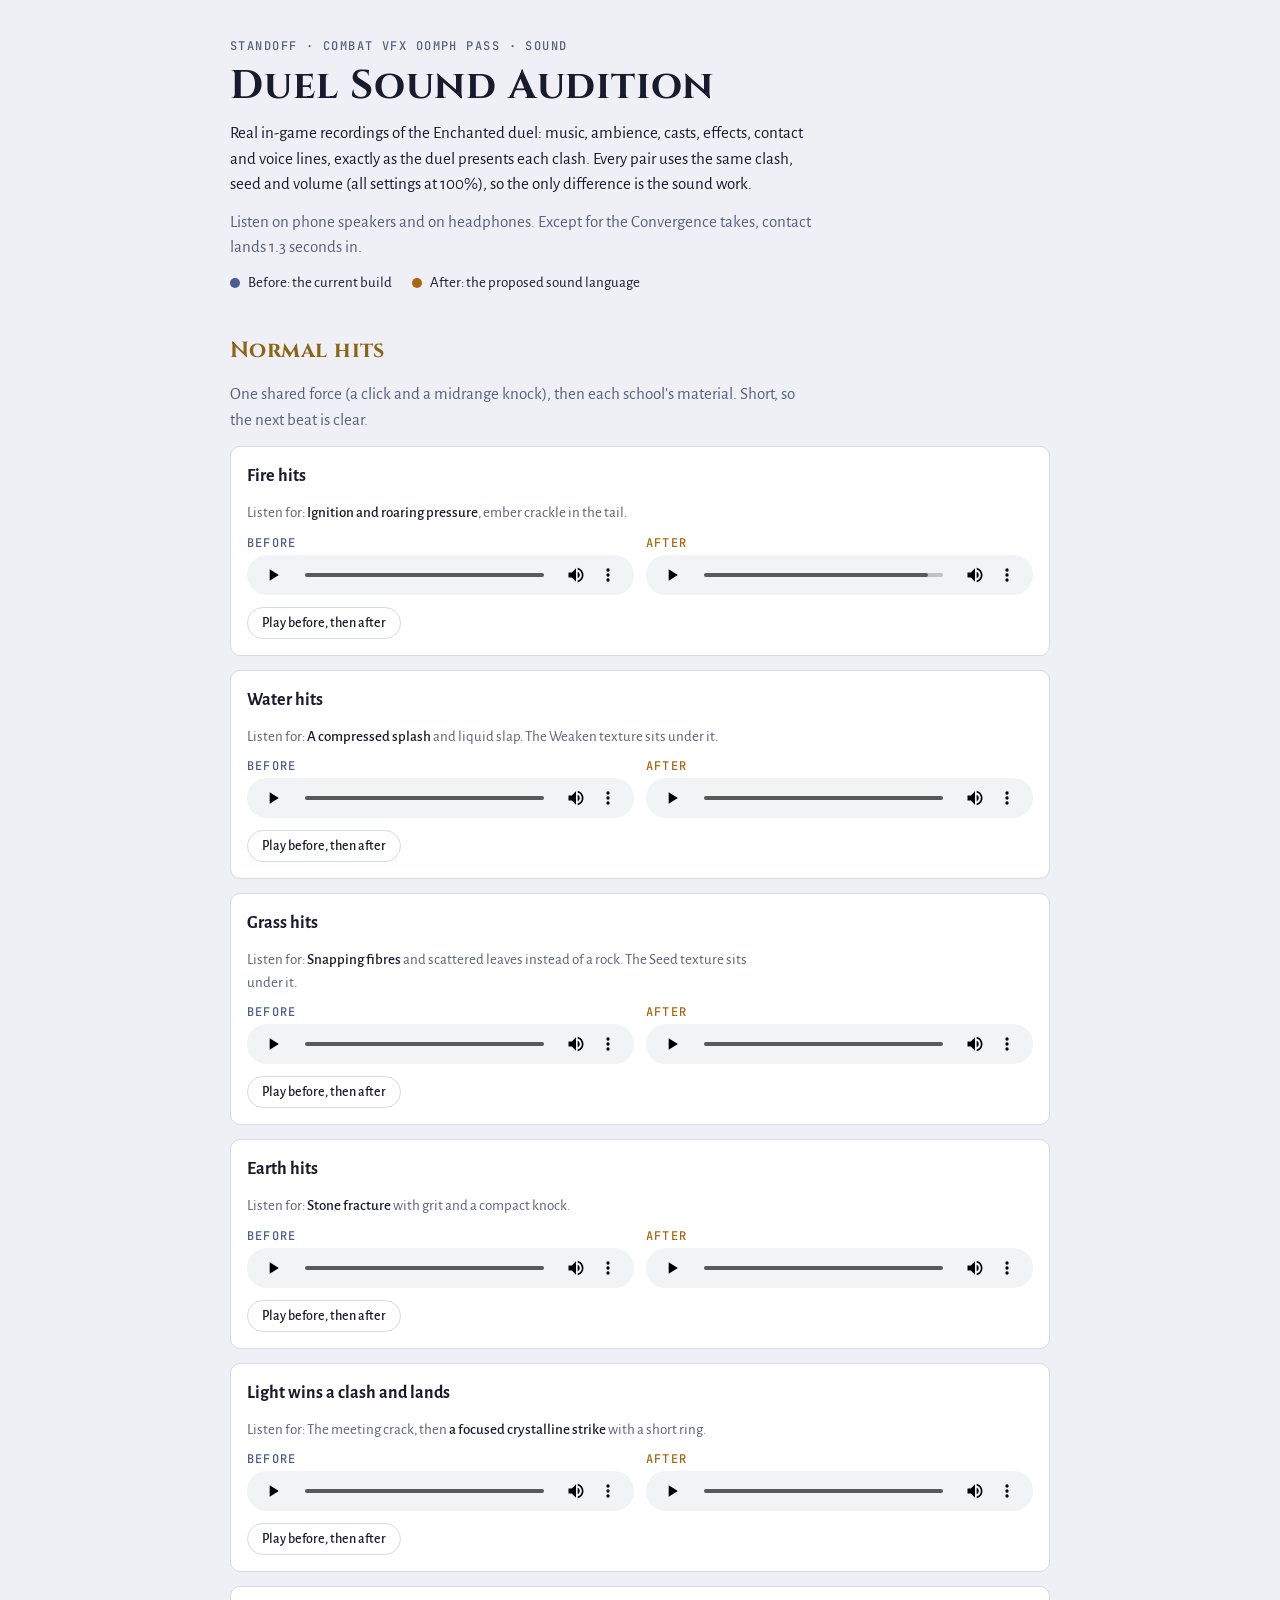
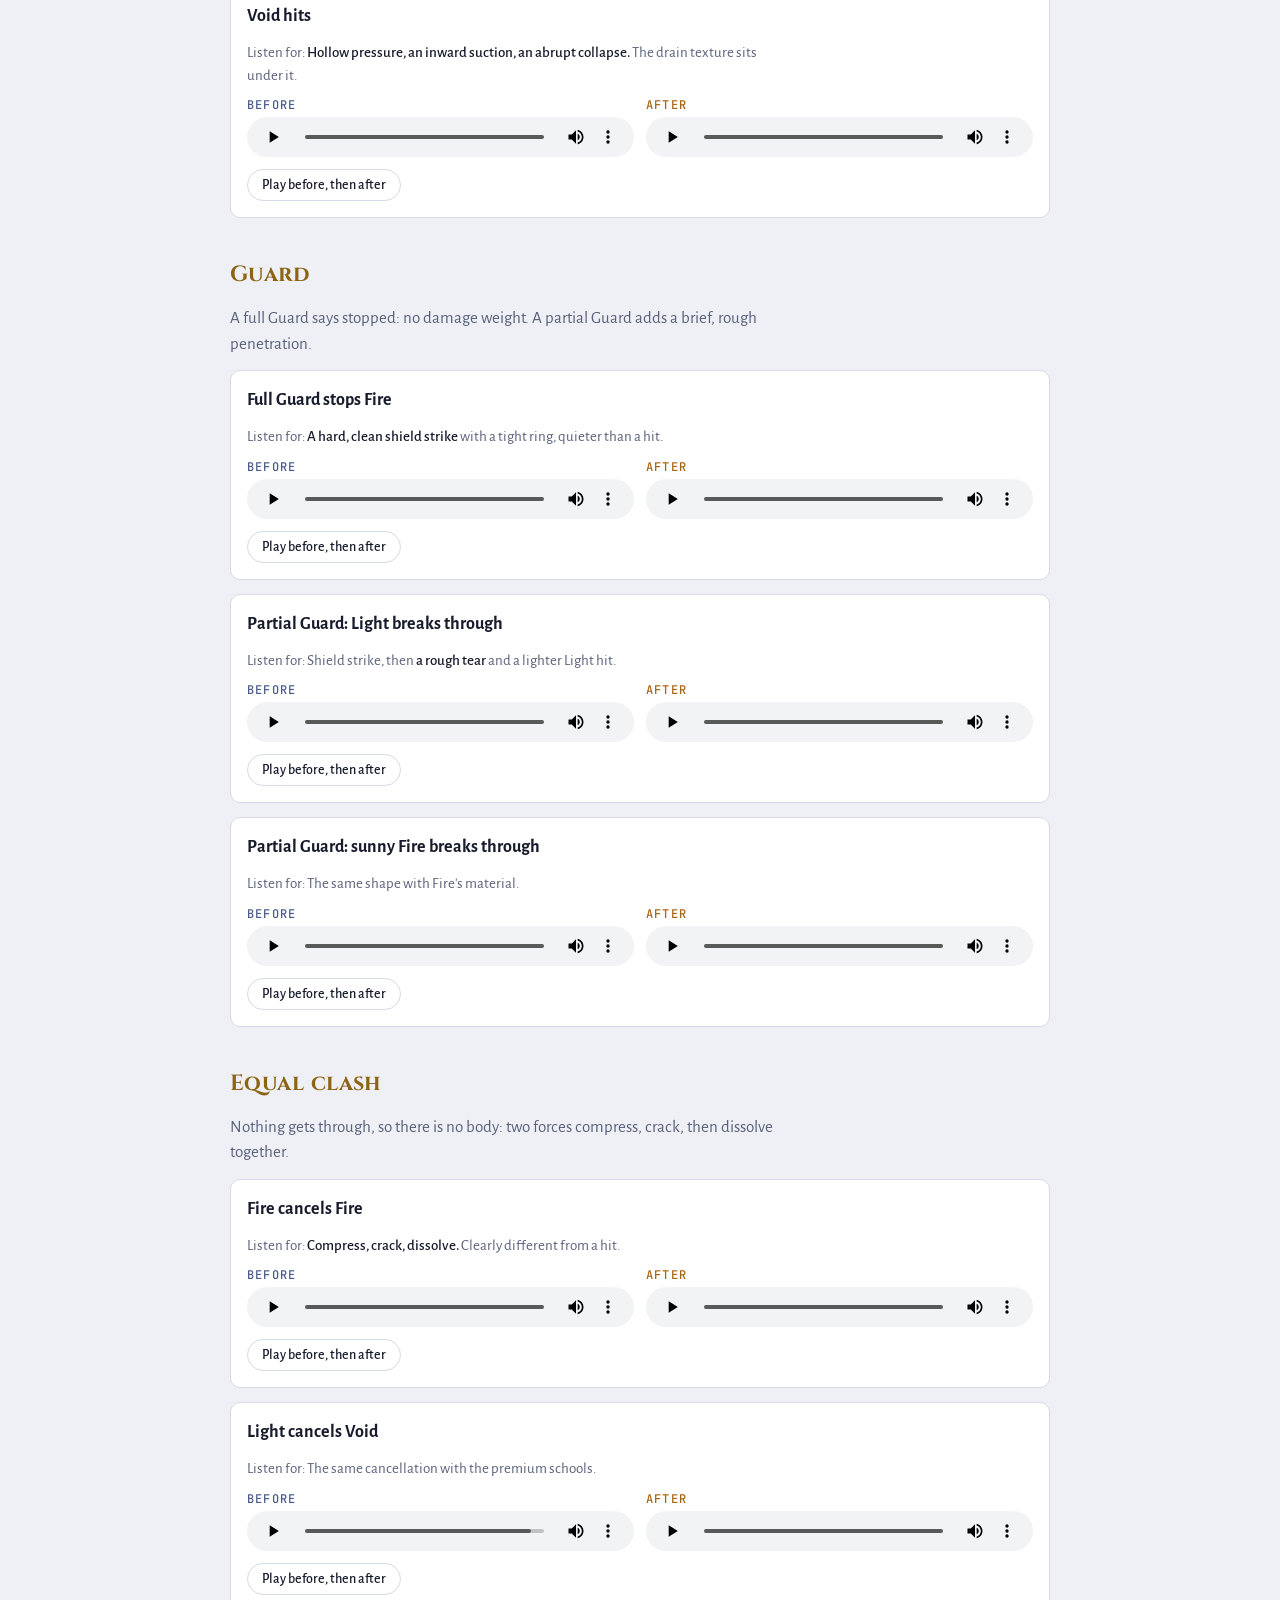
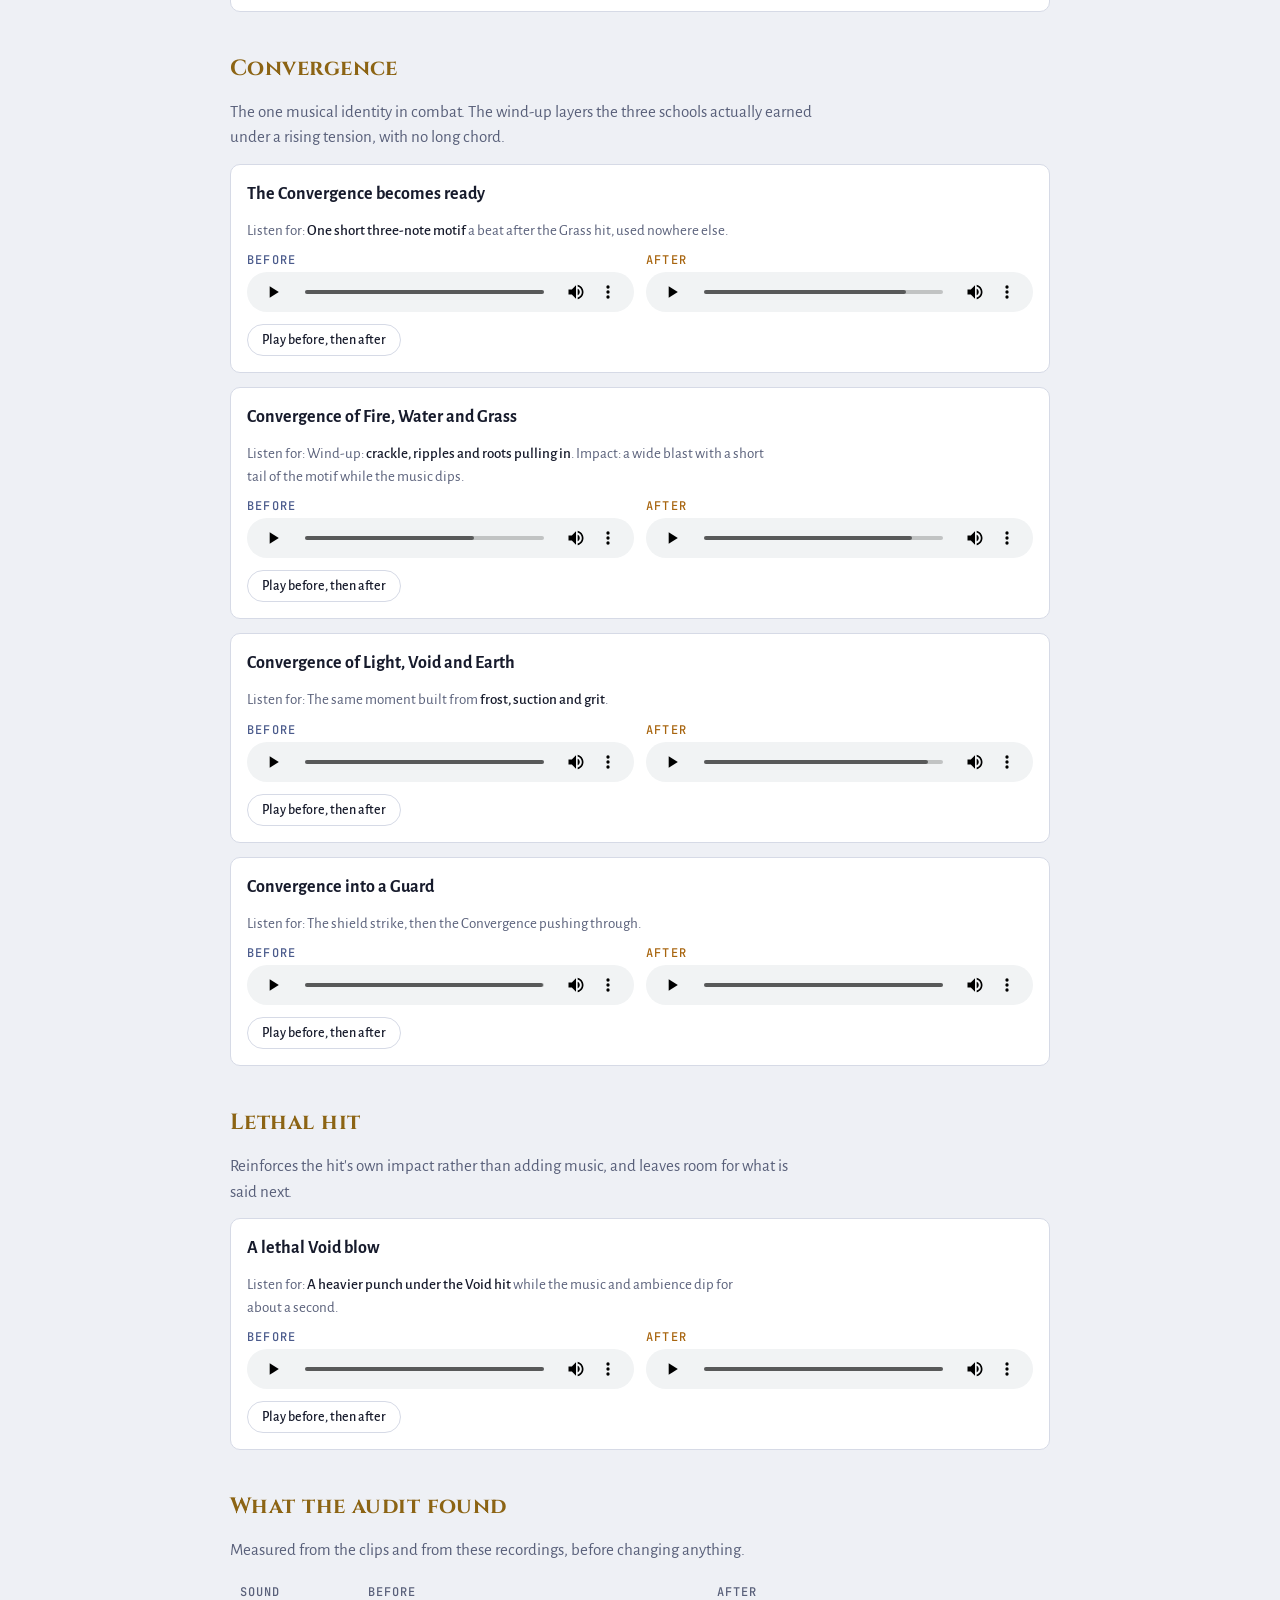
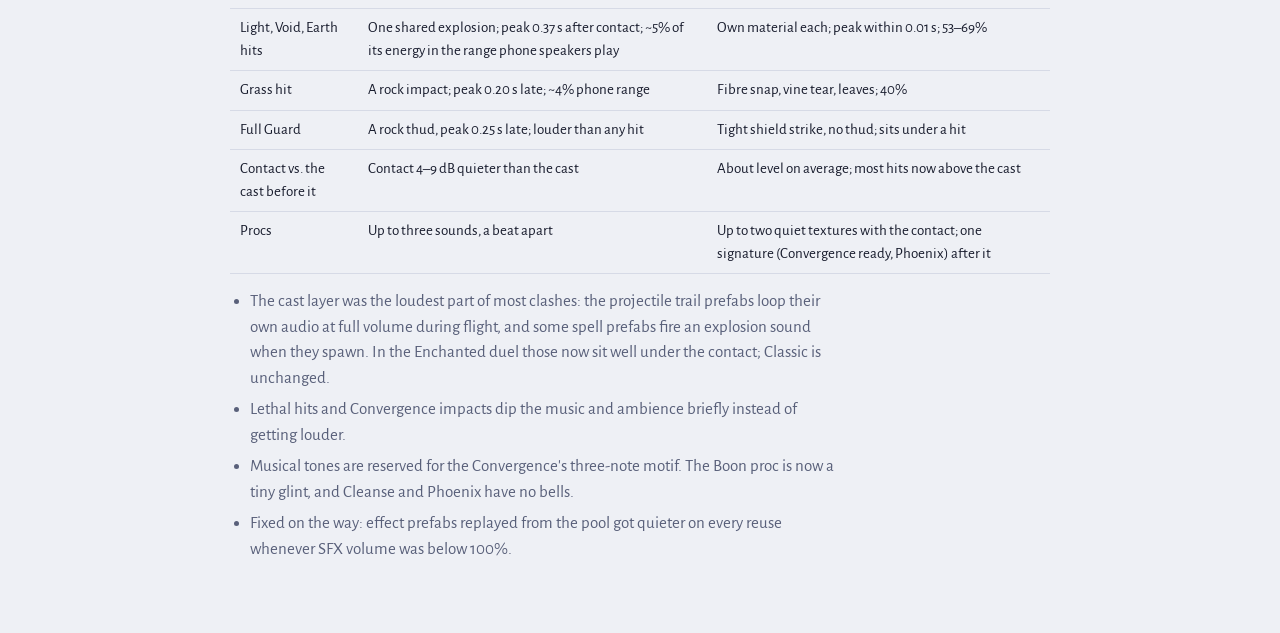
<file: sound-audition/index.html>
<!doctype html>
<html lang="en"><head><meta charset="utf-8"><meta name="robots" content="noindex"><meta name="viewport" content="width=device-width, initial-scale=1">
<title>Duel Sound Audition</title>
<link rel="preconnect" href="https://fonts.googleapis.com">
<link rel="stylesheet" href="https://fonts.googleapis.com/css2?family=Cinzel:wght@600;700&family=Alegreya+Sans:wght@400;500;700&family=JetBrains+Mono:wght@400;500&display=swap">
<style>
/* Layout: one reading column of listening cards, grouped by the brief's core five; each card pairs the old and new take. */
:root {
  --bg: #eef0f5;
  --surface: #ffffff;
  --fg: #171b2c;
  --muted: #59607a;
  --line: #d6dae6;
  --gold: #8c6414;
  --before: #4b5b8c;
  --after: #a8650f;
  --display: "Cinzel", "Trajan Pro", Georgia, serif;
  --body: "Alegreya Sans", "Segoe UI", system-ui, sans-serif;
  --mono: "JetBrains Mono", ui-monospace, Consolas, monospace;
}
@media (prefers-color-scheme: dark) {
  :root:not([data-theme="light"]) {
    --bg: #0e1120; --surface: #161a2d; --fg: #e7e9f3; --muted: #9aa1bd; --line: #2a3050;
    --gold: #e2b450; --before: #93a6e6; --after: #f0a548; color-scheme: dark;
  }
}
:root[data-theme="dark"] {
  --bg: #0e1120; --surface: #161a2d; --fg: #e7e9f3; --muted: #9aa1bd; --line: #2a3050;
  --gold: #e2b450; --before: #93a6e6; --after: #f0a548; color-scheme: dark;
}
body { background: var(--bg); color: var(--fg); font: 17px/1.5 var(--body); }
.page { max-width: 820px; margin: 0 auto; padding-inline: 16px; padding-block: 32px 64px; display: grid; gap: 40px; }
h1, h2 { font-family: var(--display); letter-spacing: .02em; text-wrap: balance; margin: 0; }
h1 { font-size: clamp(28px, 6vw, 40px); line-height: 1.1; }
h2 { font-size: 22px; color: var(--gold); }
p { margin: 0; max-width: 65ch; }
.lede { display: grid; gap: 12px; }
.muted { color: var(--muted); }
.eyebrow { font: 500 12px/1 var(--mono); letter-spacing: .12em; text-transform: uppercase; color: var(--muted); }
.keys { display: flex; flex-wrap: wrap; gap: 8px 20px; font-size: 15px; }
.keys span { display: inline-flex; align-items: center; gap: 8px; }
.dot { width: 10px; height: 10px; border-radius: 50%; display: inline-block; }
.dot.b { background: var(--before); } .dot.a { background: var(--after); }
section { display: grid; gap: 14px; }
.intro { color: var(--muted); }
.card { background: var(--surface); border: 1px solid var(--line); border-radius: 10px; padding: 16px; display: grid; gap: 12px; }
.card h3 { margin: 0; font-size: 18px; font-weight: 700; }
.listen { font-size: 15px; color: var(--muted); }
.listen b { color: var(--fg); font-weight: 500; }
.takes { display: grid; grid-template-columns: 1fr 1fr; gap: 12px; }
@media (max-width: 560px) { .takes { grid-template-columns: 1fr; } }
.take { display: grid; gap: 6px; min-width: 0; }
.take .label { font: 500 12px/1 var(--mono); letter-spacing: .1em; text-transform: uppercase; display: flex; justify-content: space-between; gap: 8px; }
.take.b .label { color: var(--before); } .take.a .label { color: var(--after); }
.take .label span:last-child { color: var(--muted); letter-spacing: 0; text-transform: none; }
audio { width: 100%; height: 40px; }
.ab { justify-self: start; font: 500 14px/1 var(--body); color: var(--fg); background: transparent; border: 1px solid var(--line); border-radius: 999px; padding: 8px 14px; cursor: pointer; }
.ab:hover { border-color: var(--gold); }
.ab:focus-visible, audio:focus-visible { outline: 2px solid var(--gold); outline-offset: 2px; }
.findings { overflow-x: auto; }
table { border-collapse: collapse; font-size: 15px; min-width: 520px; width: 100%; }
th, td { text-align: left; padding: 8px 10px; border-bottom: 1px solid var(--line); vertical-align: top; }
th { font: 500 12px/1.3 var(--mono); letter-spacing: .08em; text-transform: uppercase; color: var(--muted); }
td.num { font-family: var(--mono); font-variant-numeric: tabular-nums; white-space: nowrap; }
ul { margin: 0; padding-left: 20px; display: grid; gap: 6px; max-width: 65ch; }
</style>
</head><body>

<main class="page">
  <header class="lede">
    <div class="eyebrow">StandOff · Combat VFX Oomph Pass · Sound</div>
    <h1>Duel Sound Audition</h1>
    <p>Real in-game recordings of the Enchanted duel: music, ambience, casts, effects, contact and voice lines, exactly as the duel presents each clash. Every pair uses the same clash, seed and volume (all settings at 100%), so the only difference is the sound work.</p>
    <p class="muted">Listen on phone speakers and on headphones. Except for the Convergence takes, contact lands 1.3 seconds in.</p>
    <div class="keys"><span><i class="dot b"></i>Before: the current build</span><span><i class="dot a"></i>After: the proposed sound language</span></div>
  </header>

  <div id="groups"></div>

  <section>
    <h2>What the audit found</h2>
    <p class="intro">Measured from the clips and from these recordings, before changing anything.</p>
    <div class="findings">
      <table>
        <thead><tr><th>Sound</th><th>Before</th><th>After</th></tr></thead>
        <tbody>
          <tr><td>Light, Void, Earth hits</td><td>One shared explosion; peak <span class="num">0.37 s</span> after contact; ~5% of its energy in the range phone speakers play</td><td>Own material each; peak within <span class="num">0.01 s</span>; 53–69%</td></tr>
          <tr><td>Grass hit</td><td>A rock impact; peak <span class="num">0.20 s</span> late; ~4% phone range</td><td>Fibre snap, vine tear, leaves; 40%</td></tr>
          <tr><td>Full Guard</td><td>A rock thud, peak <span class="num">0.25 s</span> late; louder than any hit</td><td>Tight shield strike, no thud; sits under a hit</td></tr>
          <tr><td>Contact vs. the cast before it</td><td>Contact <span class="num">4–9 dB</span> quieter than the cast</td><td>About level on average; most hits now above the cast</td></tr>
          <tr><td>Procs</td><td>Up to three sounds, a beat apart</td><td>Up to two quiet textures with the contact; one signature (Convergence ready, Phoenix) after it</td></tr>
        </tbody>
      </table>
    </div>
    <ul class="muted">
      <li>The cast layer was the loudest part of most clashes: the projectile trail prefabs loop their own audio at full volume during flight, and some spell prefabs fire an explosion sound when they spawn. In the Enchanted duel those now sit well under the contact; Classic is unchanged.</li>
      <li>Lethal hits and Convergence impacts dip the music and ambience briefly instead of getting louder.</li>
      <li>Musical tones are reserved for the Convergence's three-note motif. The Boon proc is now a tiny glint, and Cleanse and Phoenix have no bells.</li>
      <li>Fixed on the way: effect prefabs replayed from the pool got quieter on every reuse whenever SFX volume was below 100%.</li>
    </ul>
  </section>
</main>

<script>
const FILES = {"01": "Equal clash, Fire vs Fire", "02": "Equal clash, Light vs Void", "03": "Light wins a clash and lands", "05": "Fire hit", "07": "Full Guard stops Fire", "09": "Partial Guard, Light breaks through", "10": "Partial Guard, sunny Fire breaks through", "11": "Convergence of Fire, Water, Grass", "12": "Lethal Void hit", "14": "Convergence of Light, Void, Earth", "15": "Convergence into a Guard", "17": "Water hit", "18": "Grass hit", "19": "Void hit", "22": "Earth hit", "23": "Convergence becomes ready"};
const GROUPS = [
  { title: "Normal hits", intro: "One shared force (a click and a midrange knock), then each school's material. Short, so the next beat is clear.",
    cases: [
      ["05", "Fire hits", "<b>Ignition and roaring pressure</b>, ember crackle in the tail."],
      ["17", "Water hits", "<b>A compressed splash</b> and liquid slap. The Weaken texture sits under it."],
      ["18", "Grass hits", "<b>Snapping fibres</b> and scattered leaves instead of a rock. The Seed texture sits under it."],
      ["22", "Earth hits", "<b>Stone fracture</b> with grit and a compact knock."],
      ["03", "Light wins a clash and lands", "The meeting crack, then <b>a focused crystalline strike</b> with a short ring."],
      ["19", "Void hits", "<b>Hollow pressure, an inward suction, an abrupt collapse.</b> The drain texture sits under it."]
    ] },
  { title: "Guard", intro: "A full Guard says stopped: no damage weight. A partial Guard adds a brief, rough penetration.",
    cases: [
      ["07", "Full Guard stops Fire", "<b>A hard, clean shield strike</b> with a tight ring, quieter than a hit."],
      ["09", "Partial Guard: Light breaks through", "Shield strike, then <b>a rough tear</b> and a lighter Light hit."],
      ["10", "Partial Guard: sunny Fire breaks through", "The same shape with Fire's material."]
    ] },
  { title: "Equal clash", intro: "Nothing gets through, so there is no body: two forces compress, crack, then dissolve together.",
    cases: [
      ["01", "Fire cancels Fire", "<b>Compress, crack, dissolve.</b> Clearly different from a hit."],
      ["02", "Light cancels Void", "The same cancellation with the premium schools."]
    ] },
  { title: "Convergence", intro: "The one musical identity in combat. The wind-up layers the three schools actually earned under a rising tension, with no long chord.",
    cases: [
      ["23", "The Convergence becomes ready", "<b>One short three-note motif</b> a beat after the Grass hit, used nowhere else."],
      ["11", "Convergence of Fire, Water and Grass", "Wind-up: <b>crackle, ripples and roots pulling in</b>. Impact: a wide blast with a short tail of the motif while the music dips."],
      ["14", "Convergence of Light, Void and Earth", "The same moment built from <b>frost, suction and grit</b>."],
      ["15", "Convergence into a Guard", "The shield strike, then the Convergence pushing through."]
    ] },
  { title: "Lethal hit", intro: "Reinforces the hit's own impact rather than adding music, and leaves room for what is said next.",
    cases: [
      ["12", "A lethal Void blow", "<b>A heavier punch under the Void hit</b> while the music and ambience dip for about a second."]
    ] }
];

function take(id, kind) {
  const wrap = document.createElement("div");
  wrap.className = "take " + (kind === "before" ? "b" : "a");
  const label = document.createElement("div");
  label.className = "label";
  label.innerHTML = `<span>${kind === "before" ? "Before" : "After"}</span><span></span>`;
  const audio = document.createElement("audio");
  audio.controls = true;
  audio.preload = "metadata";
  audio.src = encodeURI(`${id} ${FILES[id]} - ${kind}.wav`);
  audio.id = `a${id}${kind[0]}`;
  wrap.append(label, audio);
  return [wrap, audio];
}

const players = [];
const root = document.getElementById("groups");
root.style.display = "grid";
root.style.gap = "40px";
for (const g of GROUPS) {
  const s = document.createElement("section");
  s.innerHTML = `<h2>${g.title}</h2><p class="intro">${g.intro}</p>`;
  for (const [id, title, listen] of g.cases) {
    const card = document.createElement("article");
    card.className = "card";
    card.innerHTML = `<h3>${title}</h3><p class="listen">Listen for: ${listen}</p>`;
    const takes = document.createElement("div");
    takes.className = "takes";
    const [bw, b] = take(id, "before");
    const [aw, a] = take(id, "after");
    takes.append(bw, aw);
    const ab = document.createElement("button");
    ab.className = "ab";
    ab.type = "button";
    ab.id = `ab${id}`;
    ab.textContent = "Play before, then after";
    ab.addEventListener("click", () => {
      players.forEach(p => p.pause());
      b.currentTime = 0; a.currentTime = 0;
      b.onended = () => { b.onended = null; setTimeout(() => a.play().catch(() => {}), 350); };
      b.play().catch(() => {});
    });
    card.append(takes, ab);
    s.append(card);
    players.push(b, a);
  }
  root.append(s);
}
// One take at a time.
players.forEach(p => p.addEventListener("play", () => players.forEach(o => { if (o !== p) o.pause(); })));
</script>

</body></html>
</file>
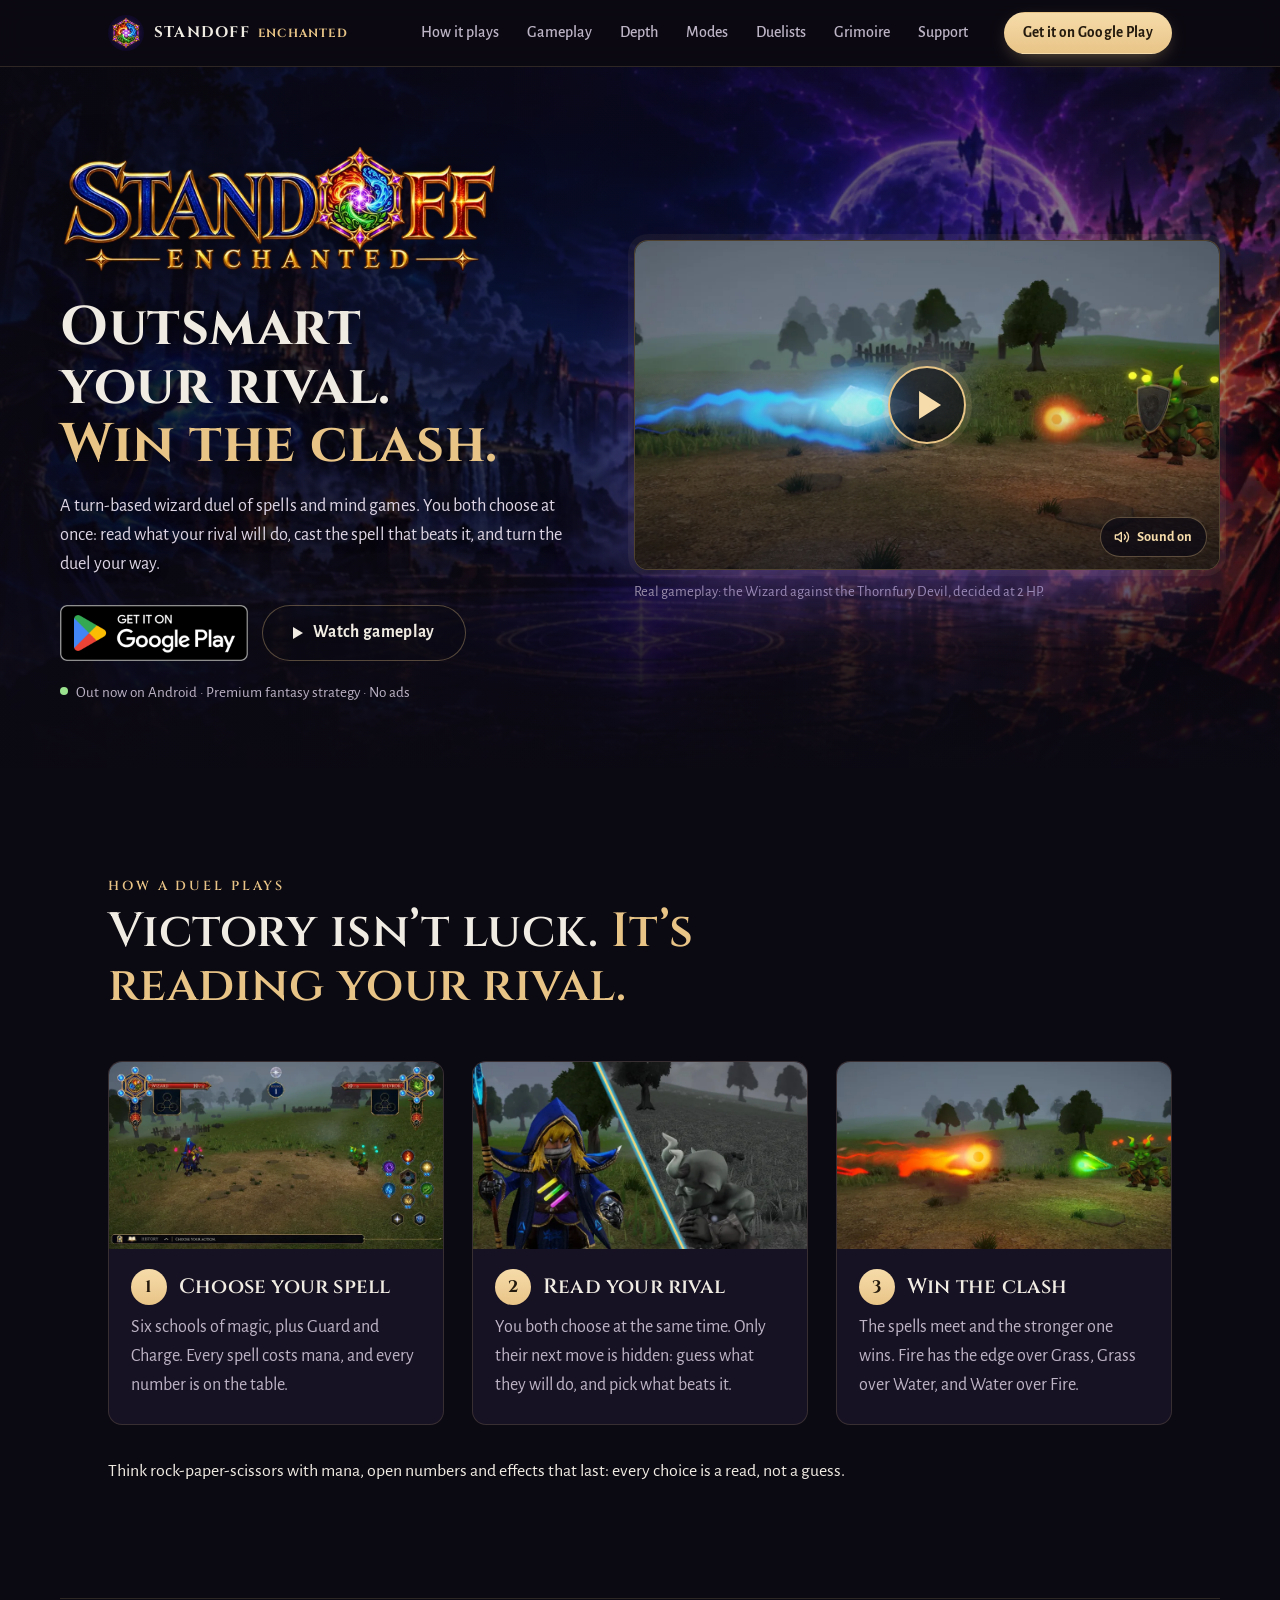
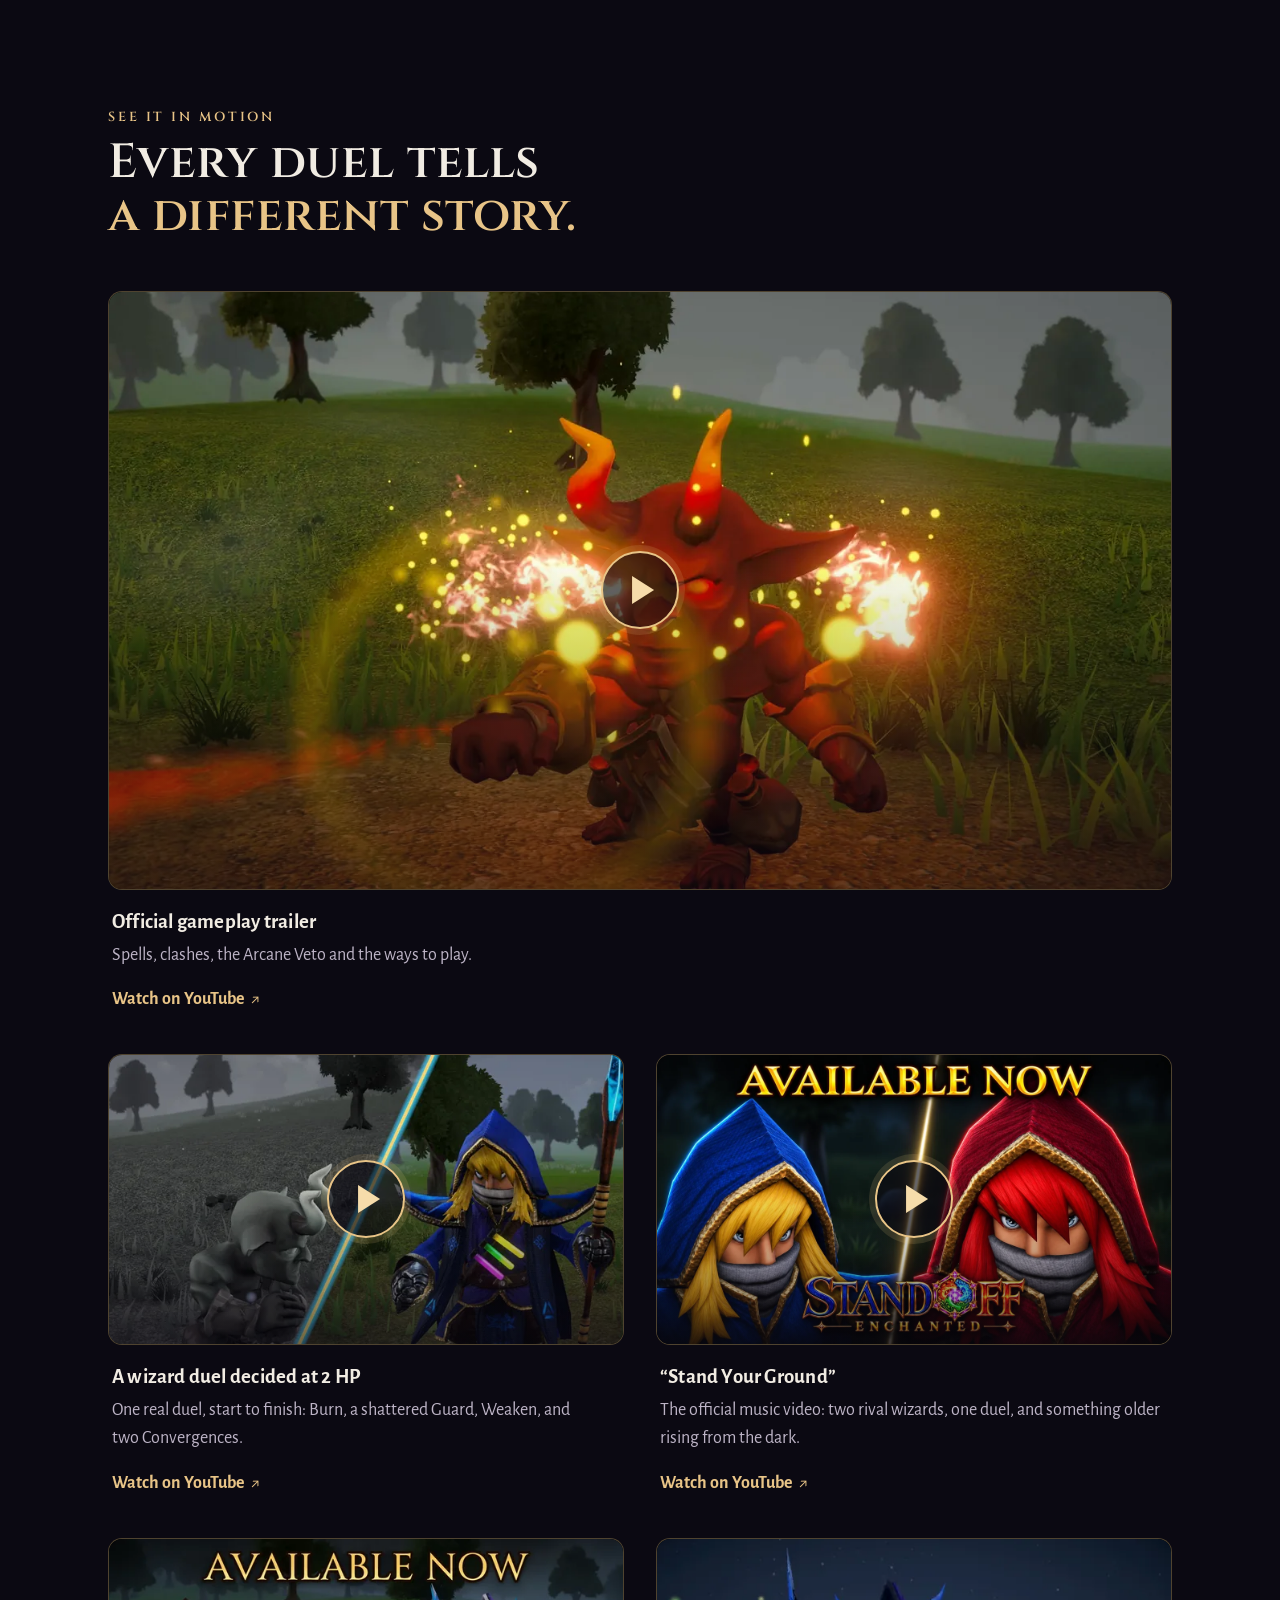
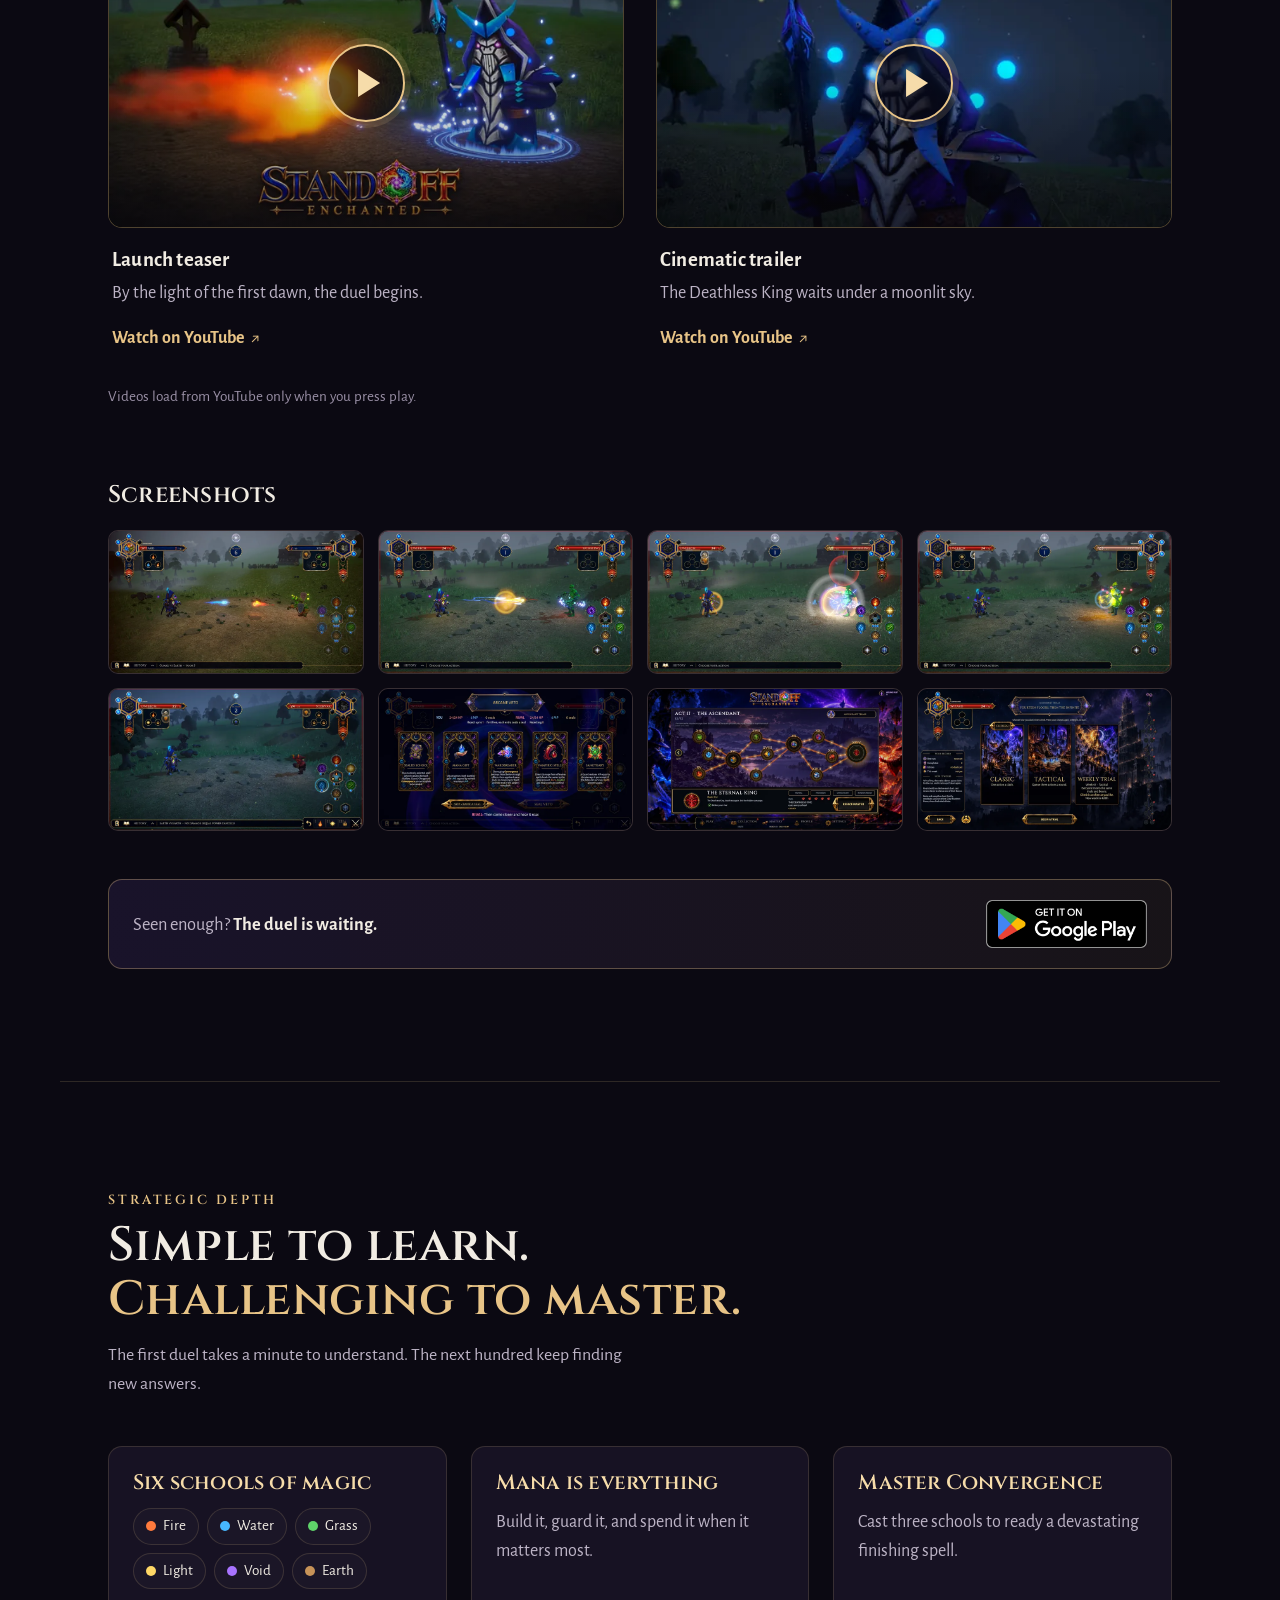
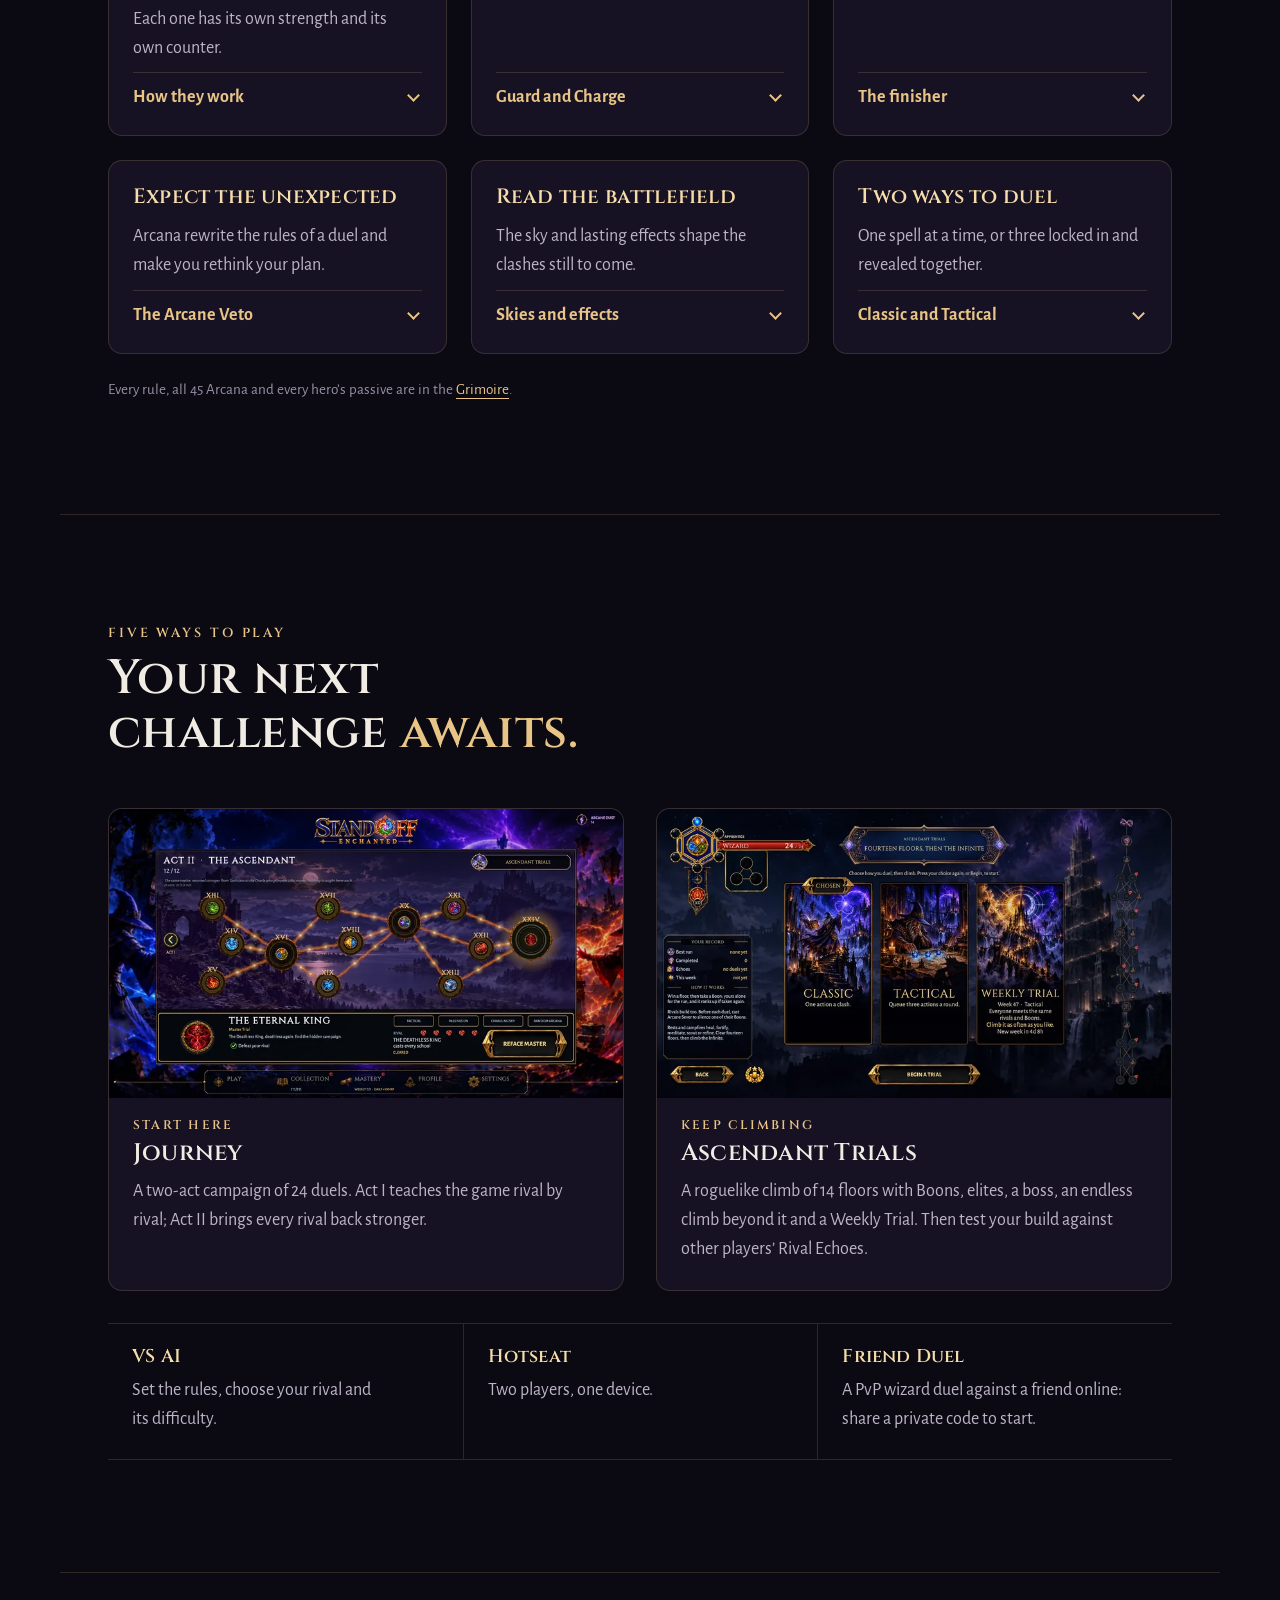
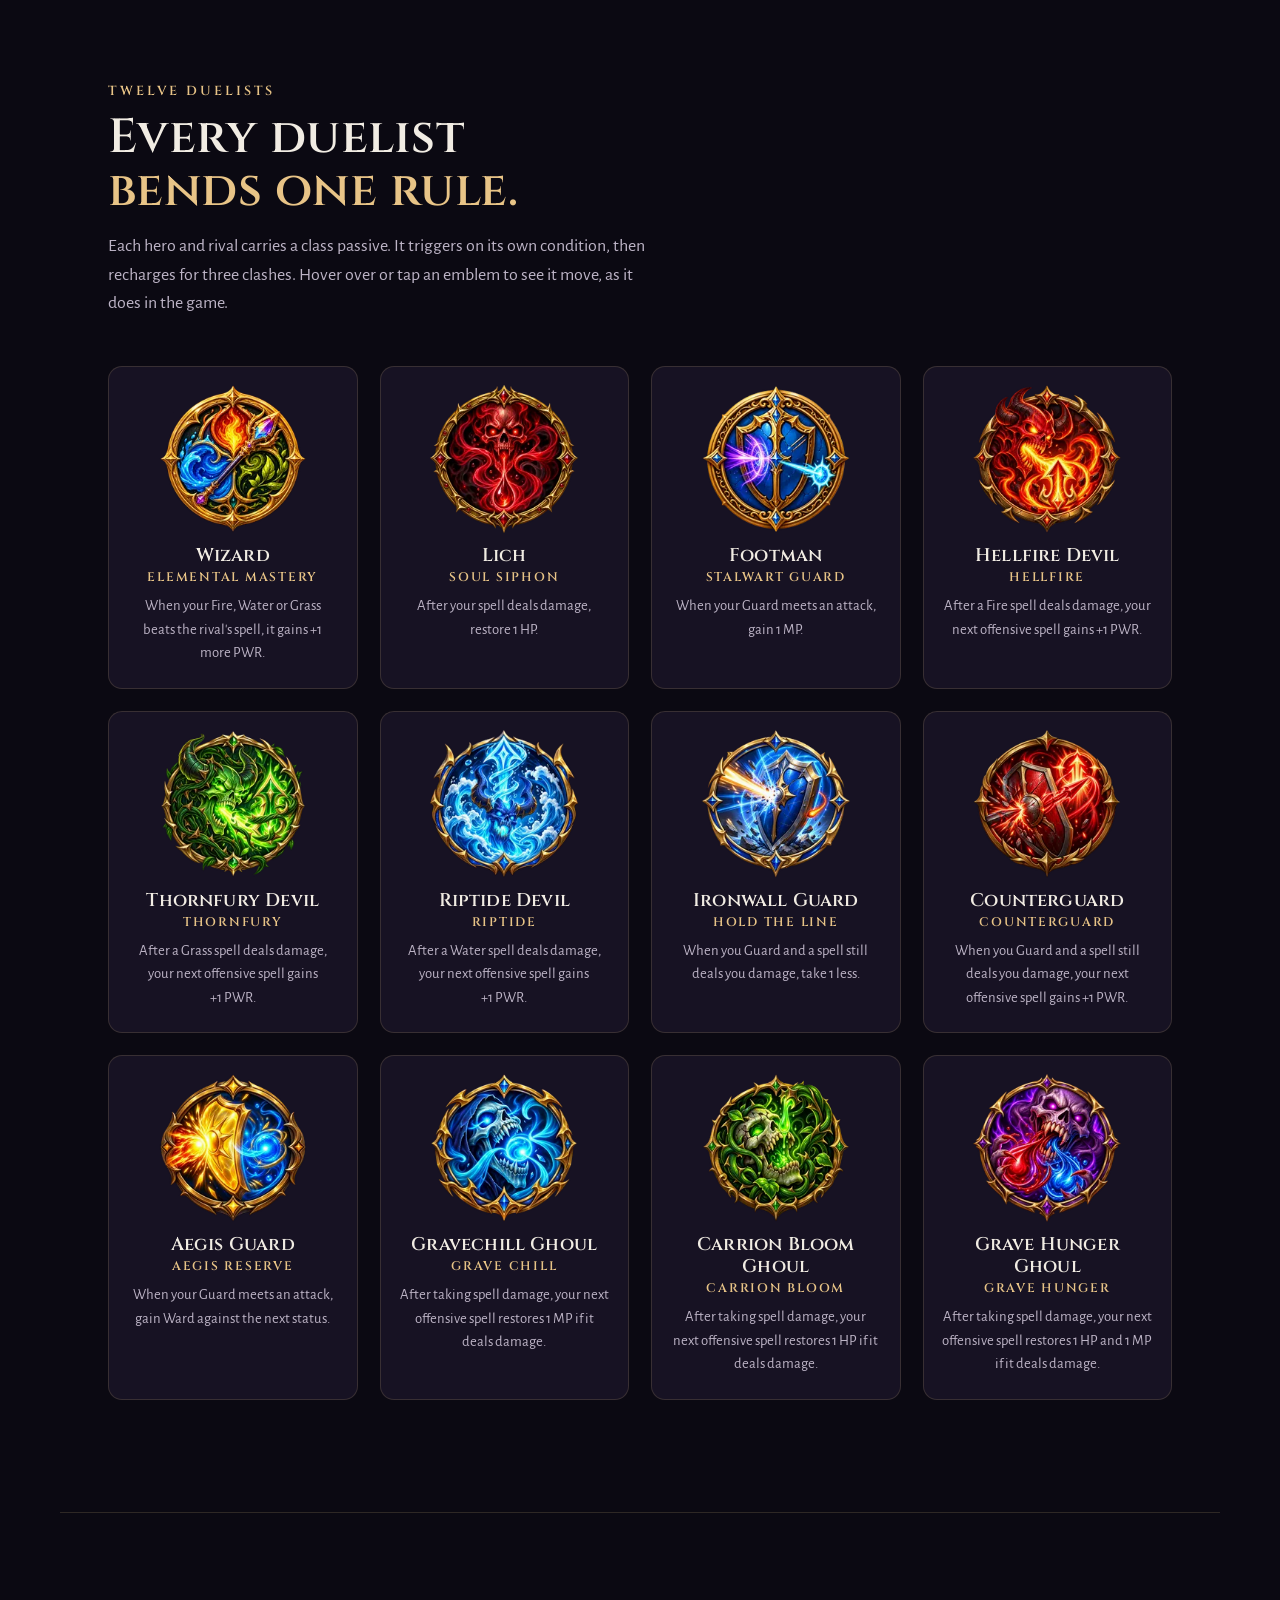
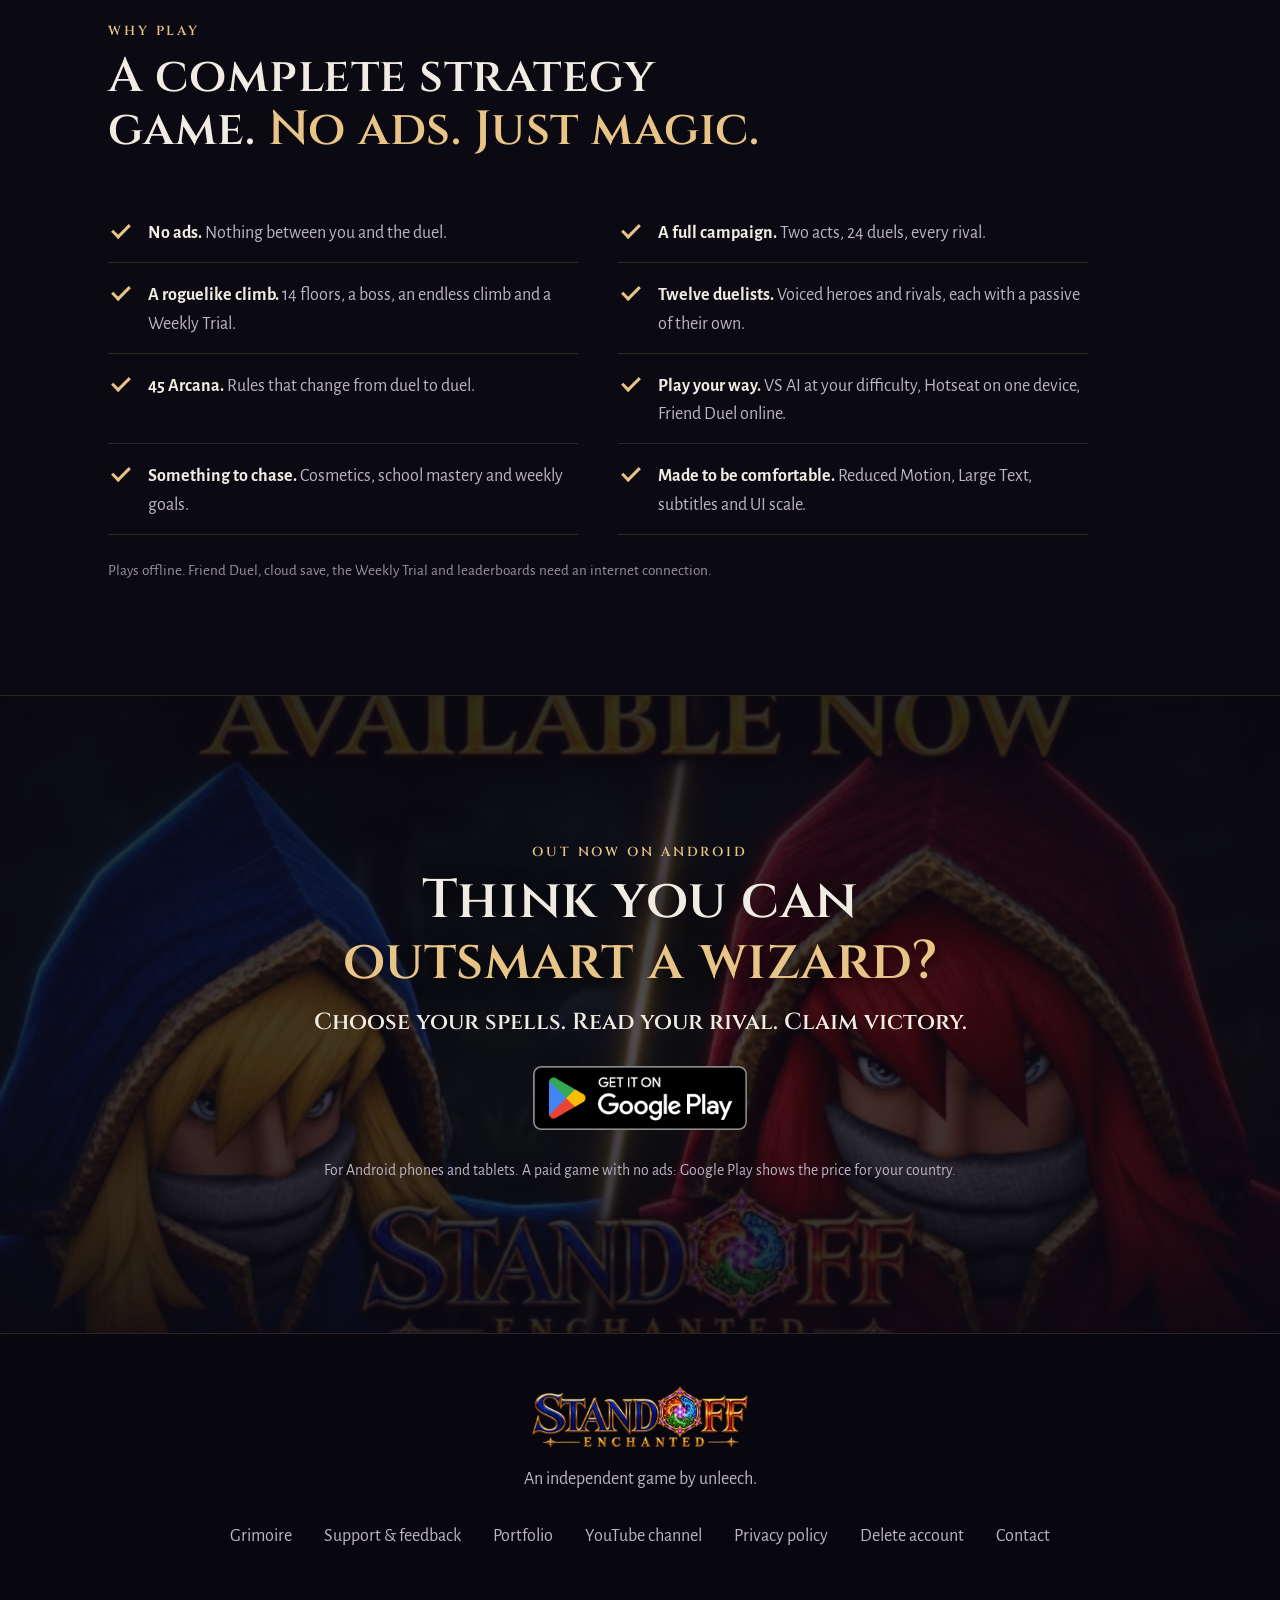
<file: stand-off/index.html>
<!doctype html>
<html lang="en">
<head>
<meta charset="utf-8">
<meta name="viewport" content="width=device-width, initial-scale=1">
<title>StandOff: Enchanted</title>
<meta name="robots" content="noindex">
<link rel="canonical" href="https://standoffenchanted.fyi/">
<!-- The game's page moved to the site's root (11 November 2026). Links to /stand-off/ keep their #section. -->
<script>location.replace('/' + location.search + location.hash);</script>
<meta http-equiv="refresh" content="0; url=/">
<style>body{margin:0;background:#0b0912;color:#ece6f6;font:18px/1.5 system-ui,sans-serif;display:grid;place-items:center;min-height:100vh}a{color:#f6dcaa}</style>
</head>
<body>
<p>The page has moved: <a href="/">standoffenchanted.fyi</a></p>
</body>
</html>
</file>
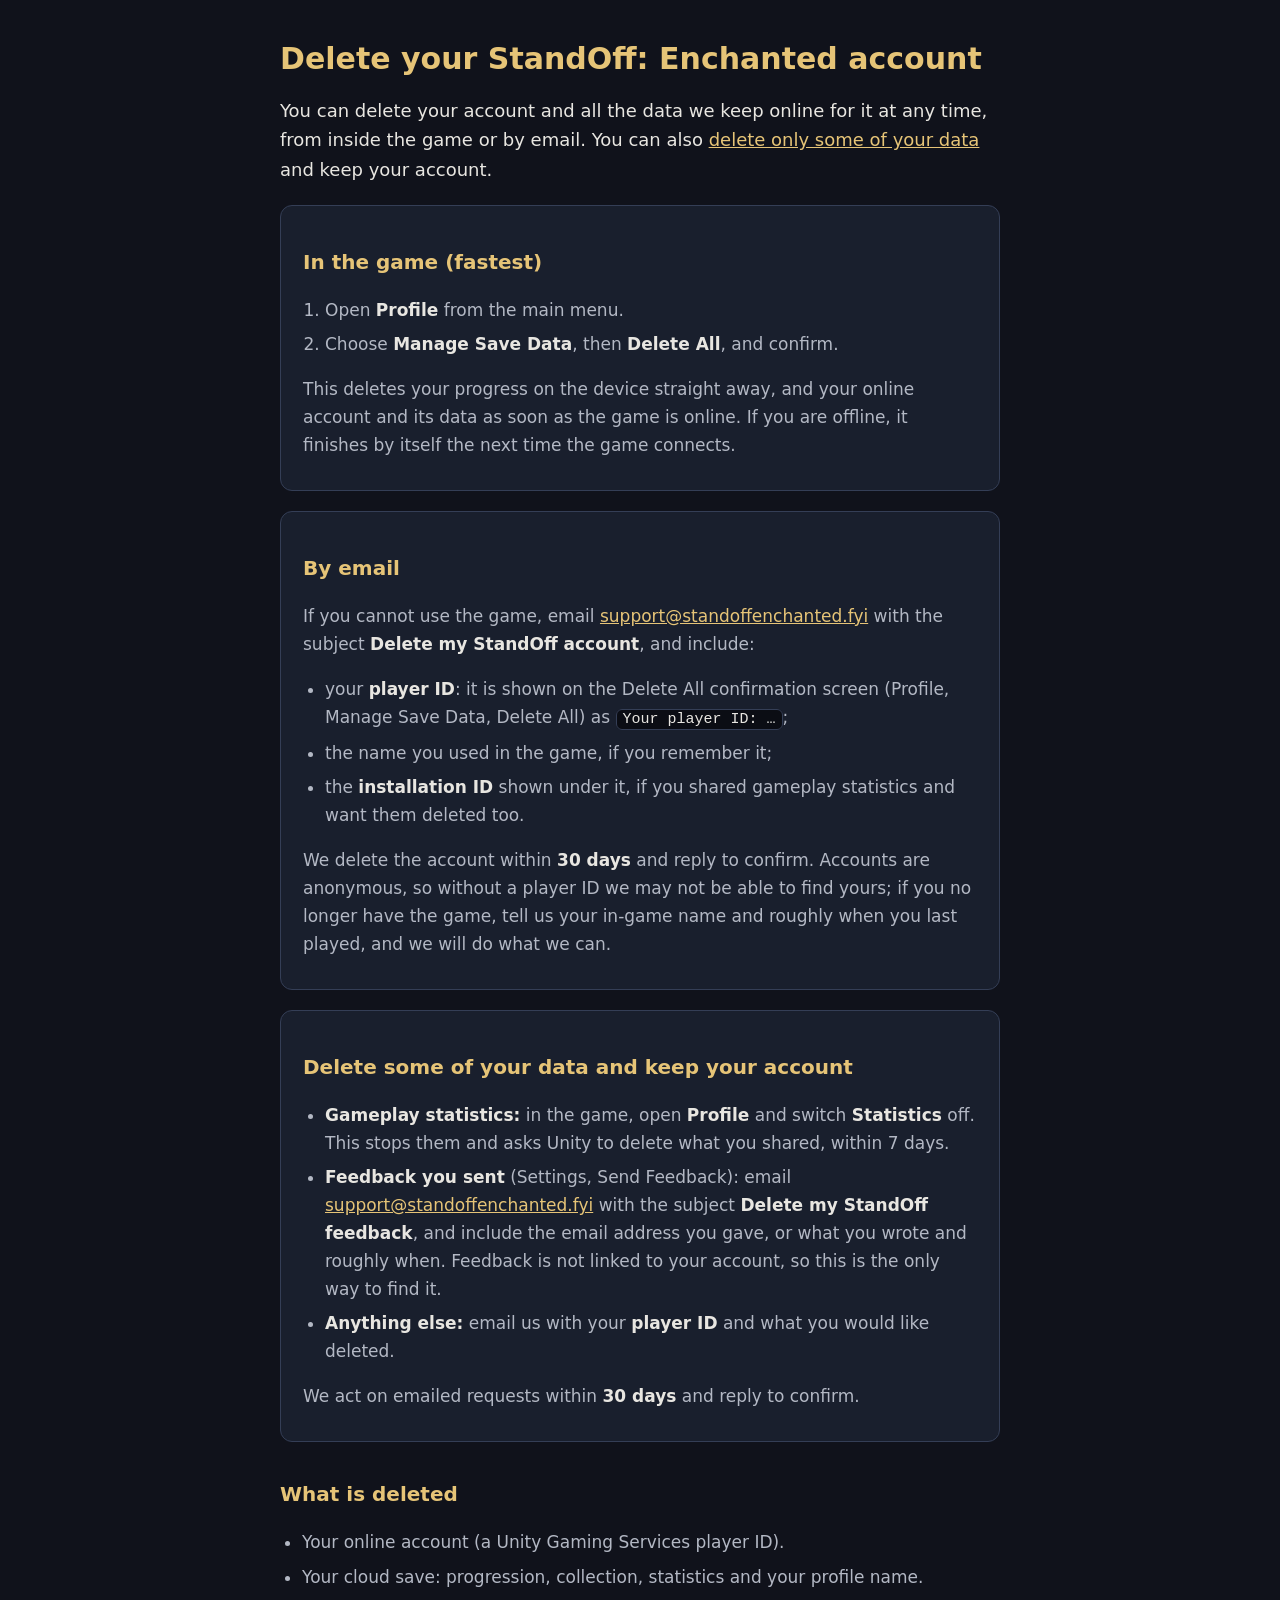
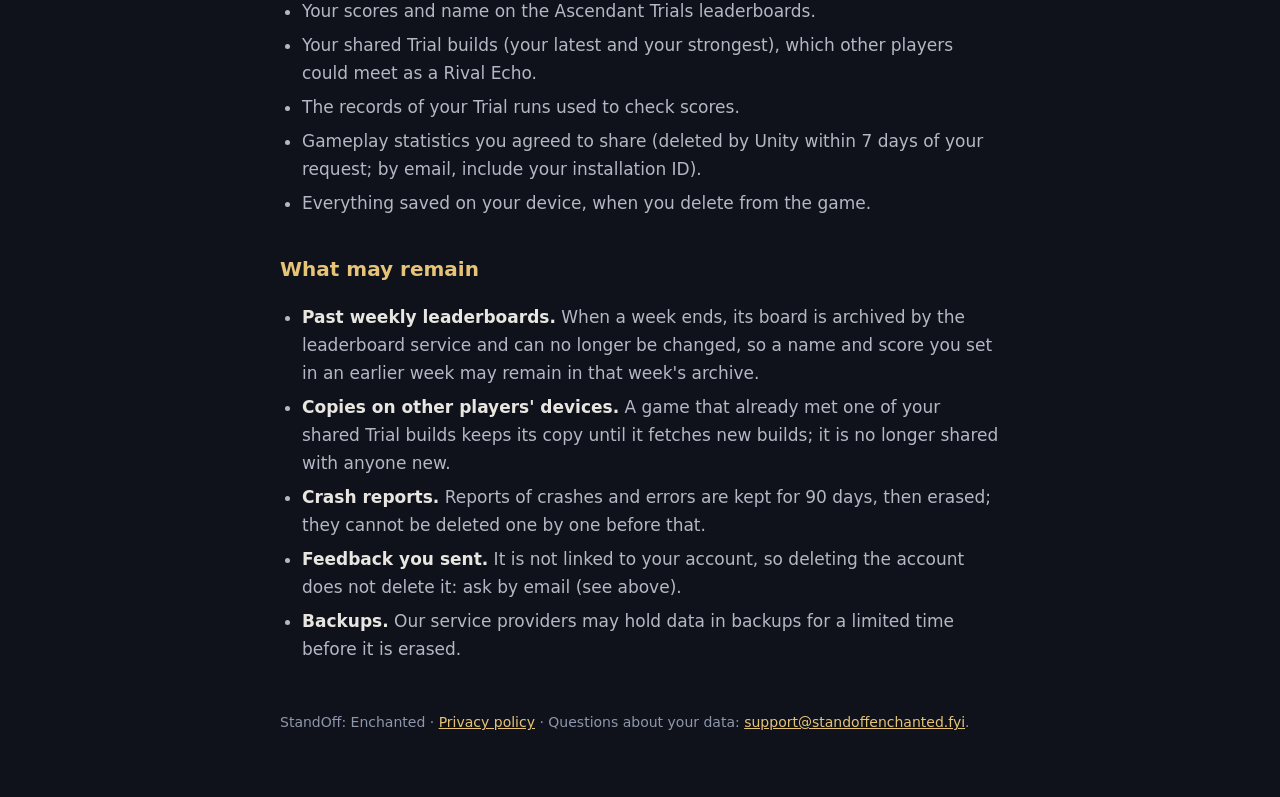
<file: delete-account.html>
<!doctype html>
<html lang="en">
<head>
<meta charset="utf-8">
<meta name="viewport" content="width=device-width, initial-scale=1">
<title>Delete your account · StandOff: Enchanted</title>
<meta name="description" content="How to delete your StandOff: Enchanted account and the data kept online for it.">
<style>
  :root { color-scheme: dark; --bg: #10121b; --panel: #191f2d; --line: #343e56; --text: #e8e6e1; --muted: #b3b8c4; --gold: #e6c477; }
  * { box-sizing: border-box; }
  body { margin: 0; background: var(--bg); color: var(--text); font: 17px/1.65 system-ui, -apple-system, "Segoe UI", Roboto, sans-serif; }
  main { max-width: 760px; margin: 0 auto; padding: 40px 20px 64px; }
  h1 { color: var(--gold); font-size: 30px; line-height: 1.25; margin: 0 0 6px; }
  h2 { color: var(--gold); font-size: 20px; margin: 36px 0 10px; }
  p, li { color: var(--muted); }
  strong { color: var(--text); font-weight: 600; }
  .lead { font-size: 18px; color: var(--text); }
  section.card { background: var(--panel); border: 1px solid var(--line); border-radius: 12px; padding: 4px 22px 14px; margin-top: 20px; }
  ol, ul { padding-left: 22px; }
  li { margin: 6px 0; }
  a { color: var(--gold); }
  code { background: #0b0d14; border: 1px solid var(--line); border-radius: 6px; padding: 1px 6px; font-size: 15px; color: var(--text); }
  footer { margin-top: 48px; font-size: 14px; color: #8e97ab; }
</style>
</head>
<body>
<main>
  <h1>Delete your StandOff: Enchanted account</h1>
  <p class="lead">You can delete your account and all the data we keep online for it at any time, from inside the game or by email. You can also <a href="#some-data">delete only some of your data</a> and keep your account.</p>

  <section class="card">
    <h2>In the game (fastest)</h2>
    <ol>
      <li>Open <strong>Profile</strong> from the main menu.</li>
      <li>Choose <strong>Manage Save Data</strong>, then <strong>Delete All</strong>, and confirm.</li>
    </ol>
    <p>This deletes your progress on the device straight away, and your online account and its data as soon as the game is online. If you are offline, it finishes by itself the next time the game connects.</p>
  </section>

  <section class="card">
    <h2>By email</h2>
    <p>If you cannot use the game, email <a href="mailto:support@standoffenchanted.fyi?subject=Delete%20my%20StandOff%20account">support@standoffenchanted.fyi</a> with the subject <strong>Delete my StandOff account</strong>, and include:</p>
    <ul>
      <li>your <strong>player ID</strong>: it is shown on the Delete All confirmation screen (Profile, Manage Save Data, Delete All) as <code>Your player ID: …</code>;</li>
      <li>the name you used in the game, if you remember it;</li>
      <li>the <strong>installation ID</strong> shown under it, if you shared gameplay statistics and want them deleted too.</li>
    </ul>
    <p>We delete the account within <strong>30 days</strong> and reply to confirm. Accounts are anonymous, so without a player ID we may not be able to find yours; if you no longer have the game, tell us your in-game name and roughly when you last played, and we will do what we can.</p>
  </section>

  <section class="card" id="some-data">
    <h2>Delete some of your data and keep your account</h2>
    <ul>
      <li><strong>Gameplay statistics:</strong> in the game, open <strong>Profile</strong> and switch <strong>Statistics</strong> off. This stops them and asks Unity to delete what you shared, within 7 days.</li>
      <li><strong>Feedback you sent</strong> (Settings, Send Feedback): email <a href="mailto:support@standoffenchanted.fyi?subject=Delete%20my%20StandOff%20feedback">support@standoffenchanted.fyi</a> with the subject <strong>Delete my StandOff feedback</strong>, and include the email address you gave, or what you wrote and roughly when. Feedback is not linked to your account, so this is the only way to find it.</li>
      <li><strong>Anything else:</strong> email us with your <strong>player ID</strong> and what you would like deleted.</li>
    </ul>
    <p>We act on emailed requests within <strong>30 days</strong> and reply to confirm.</p>
  </section>

  <h2>What is deleted</h2>
  <ul>
    <li>Your online account (a Unity Gaming Services player ID).</li>
    <li>Your cloud save: progression, collection, statistics and your profile name.</li>
    <li>Your scores and name on the Ascendant Trials leaderboards.</li>
    <li>Your shared Trial builds (your latest and your strongest), which other players could meet as a Rival Echo.</li>
    <li>The records of your Trial runs used to check scores.</li>
    <li>Gameplay statistics you agreed to share (deleted by Unity within 7 days of your request; by email, include your installation ID).</li>
    <li>Everything saved on your device, when you delete from the game.</li>
  </ul>

  <h2>What may remain</h2>
  <ul>
    <li><strong>Past weekly leaderboards.</strong> When a week ends, its board is archived by the leaderboard service and can no longer be changed, so a name and score you set in an earlier week may remain in that week's archive.</li>
    <li><strong>Copies on other players' devices.</strong> A game that already met one of your shared Trial builds keeps its copy until it fetches new builds; it is no longer shared with anyone new.</li>
    <li><strong>Crash reports.</strong> Reports of crashes and errors are kept for 90 days, then erased; they cannot be deleted one by one before that.</li>
    <li><strong>Feedback you sent.</strong> It is not linked to your account, so deleting the account does not delete it: ask by email (see above).</li>
    <li><strong>Backups.</strong> Our service providers may hold data in backups for a limited time before it is erased.</li>
  </ul>

  <footer>
    StandOff: Enchanted · <a href="privacy-policy.html">Privacy policy</a> · Questions about your data: <a href="mailto:support@standoffenchanted.fyi">support@standoffenchanted.fyi</a>.
  </footer>
</main>
<!-- Cloudflare Web Analytics: cookie-free visit counts (see the privacy policy) --><script type='module' src='https://static.cloudflareinsights.com/beacon.min.js' data-cf-beacon='{"token": "668414665a1d4cda9459548069fe21a7"}'></script><!-- End Cloudflare Web Analytics -->
</body>
</html>
</file>
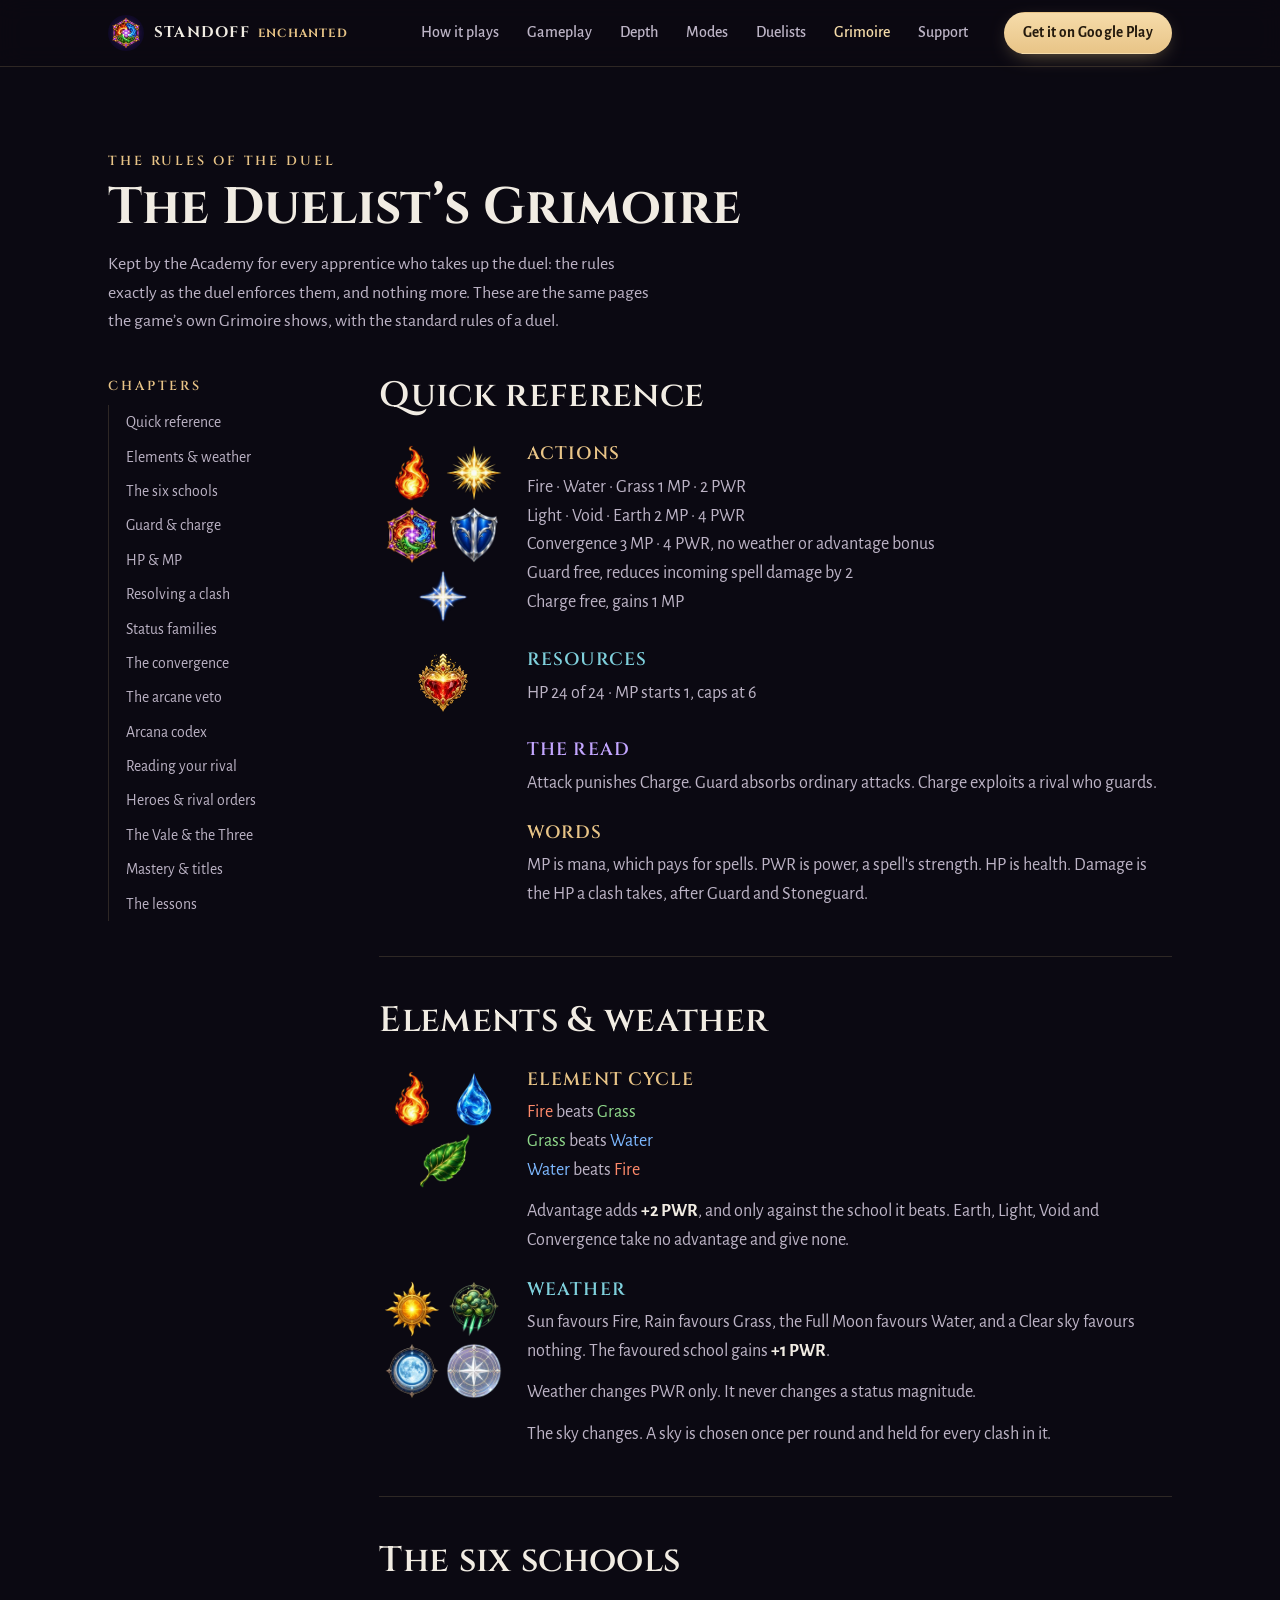
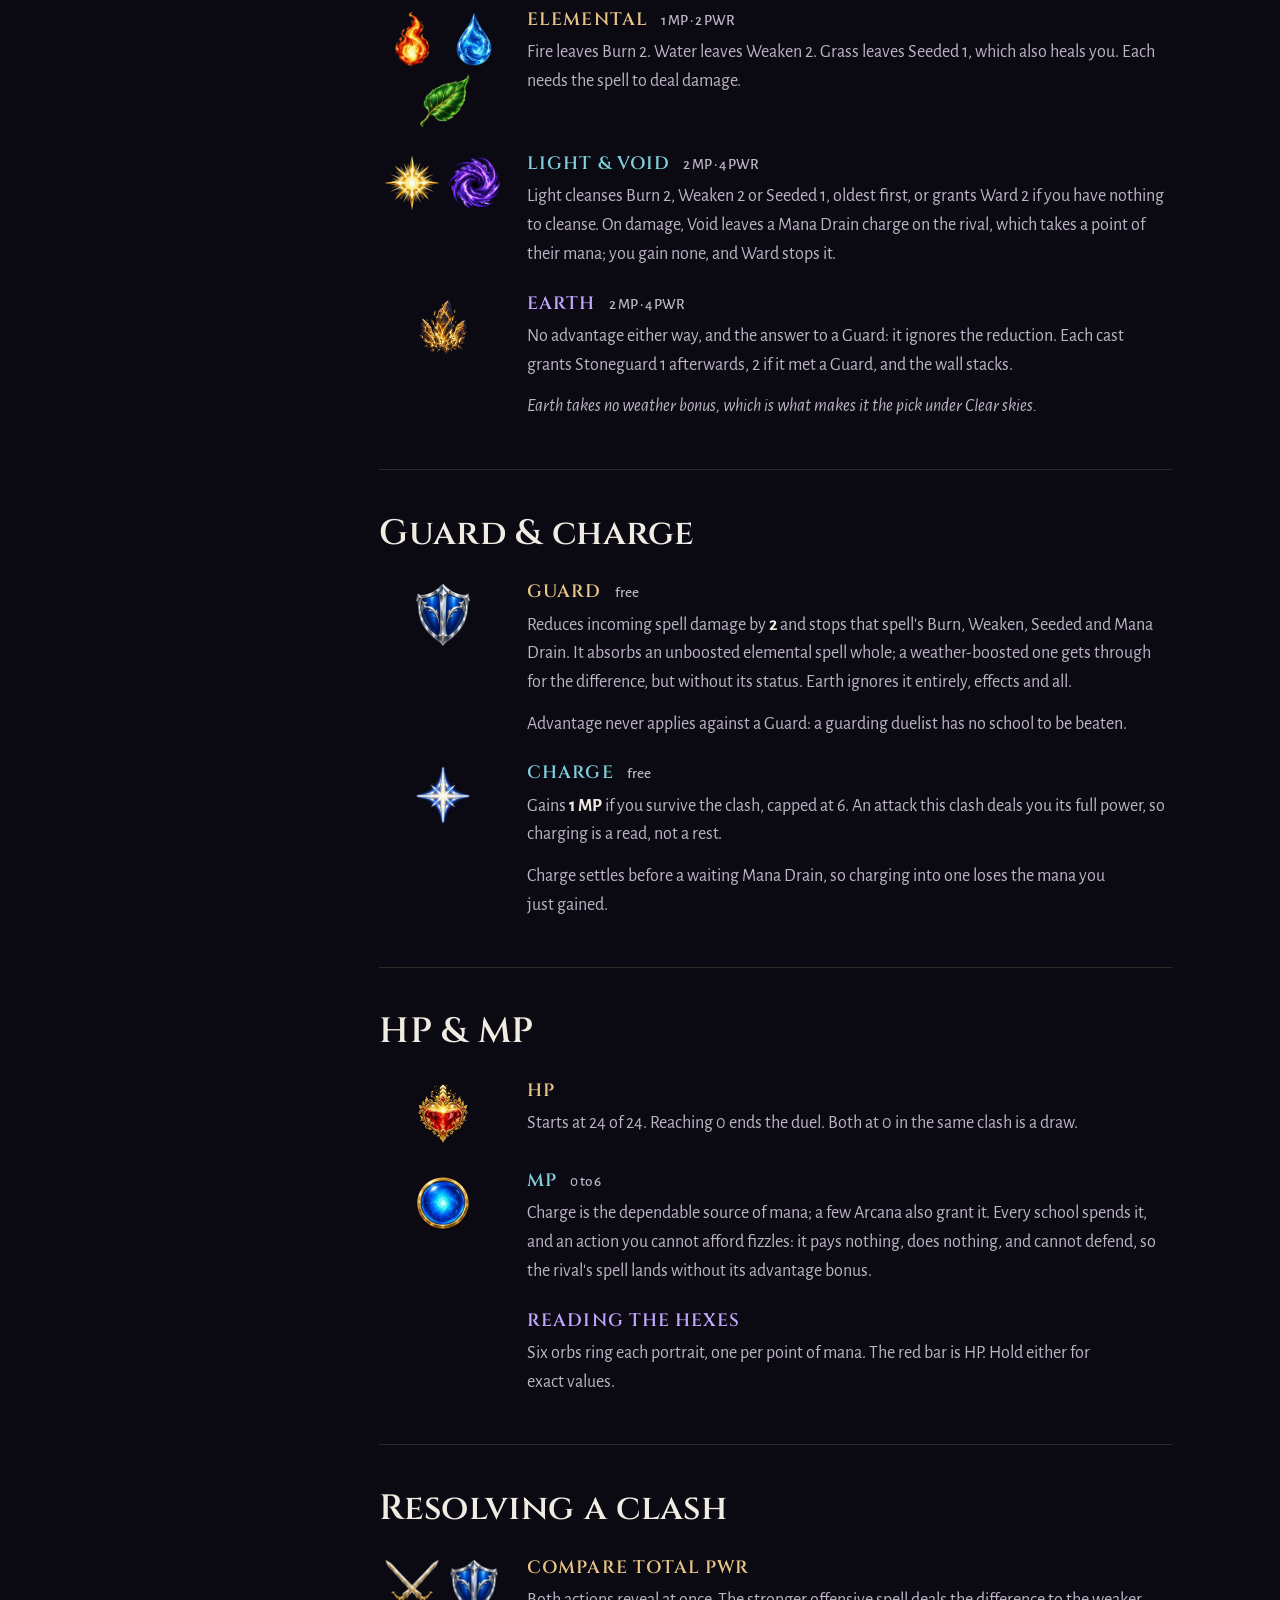
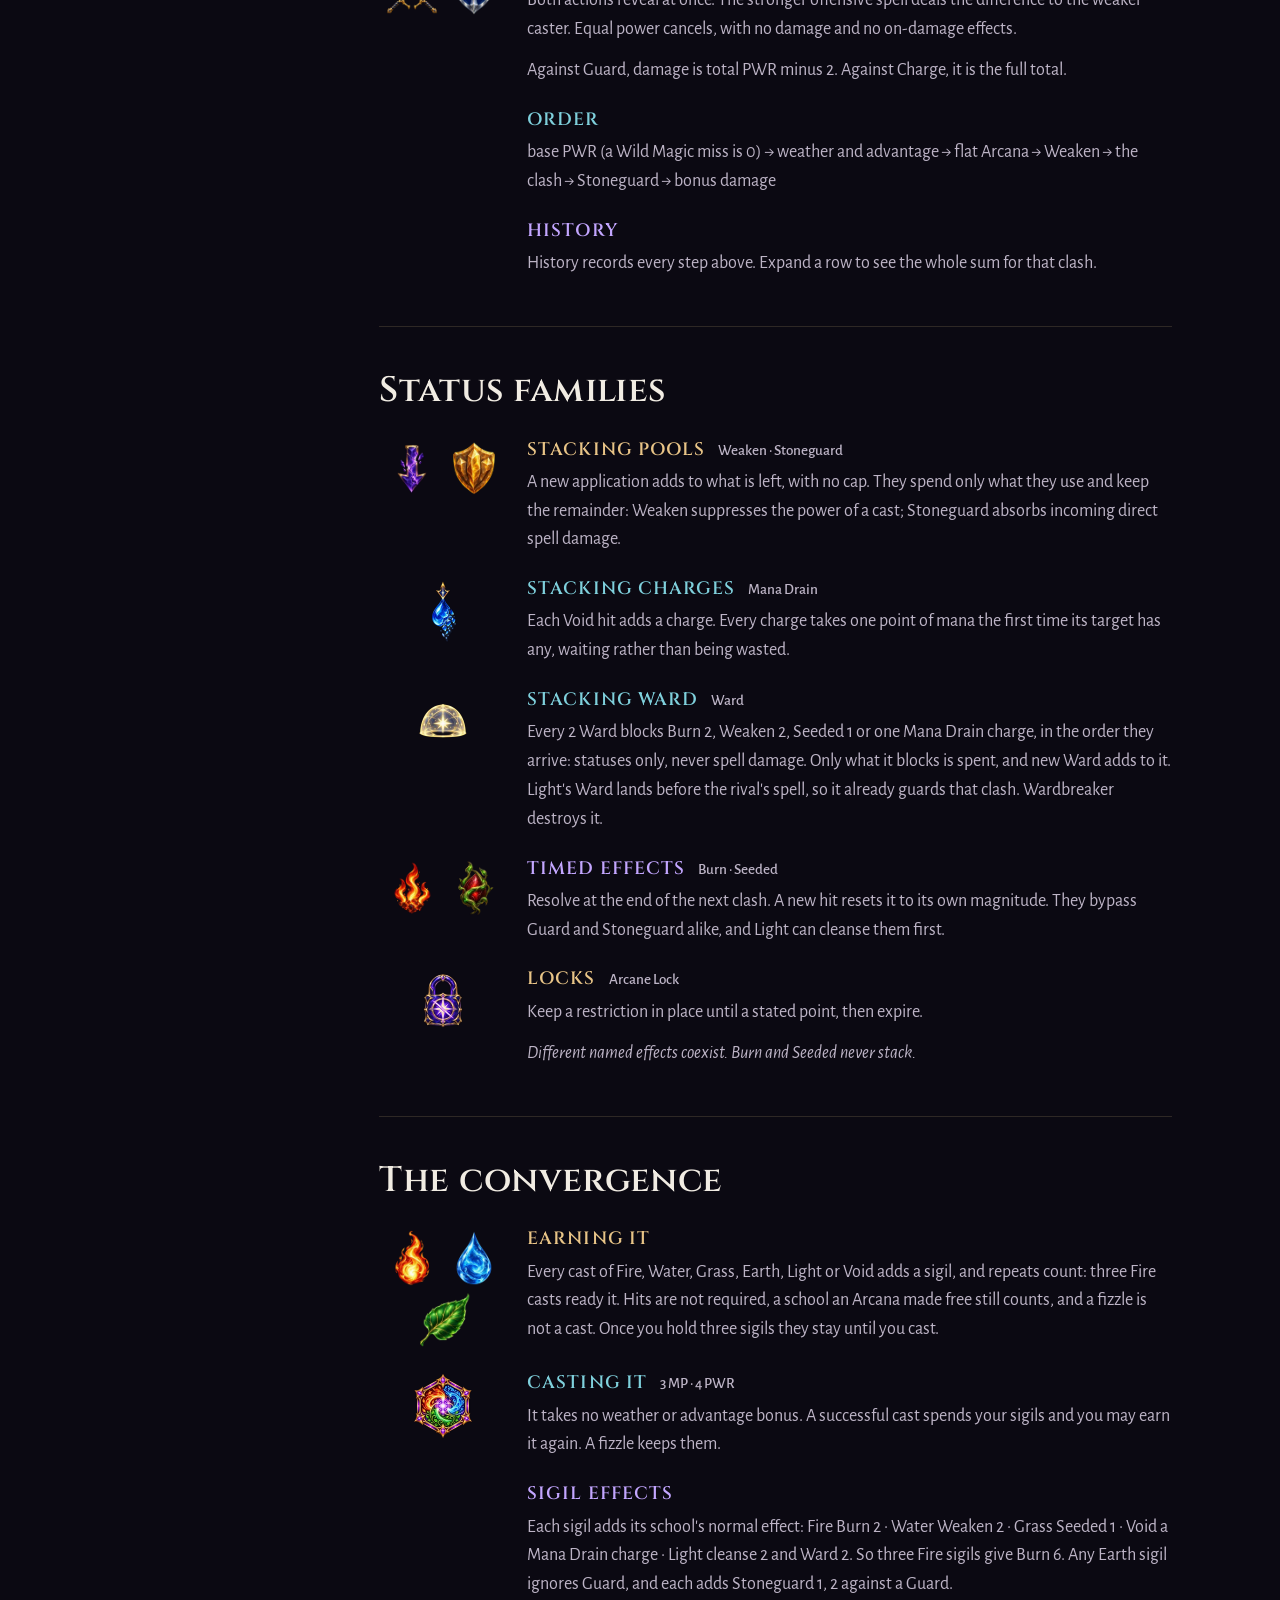
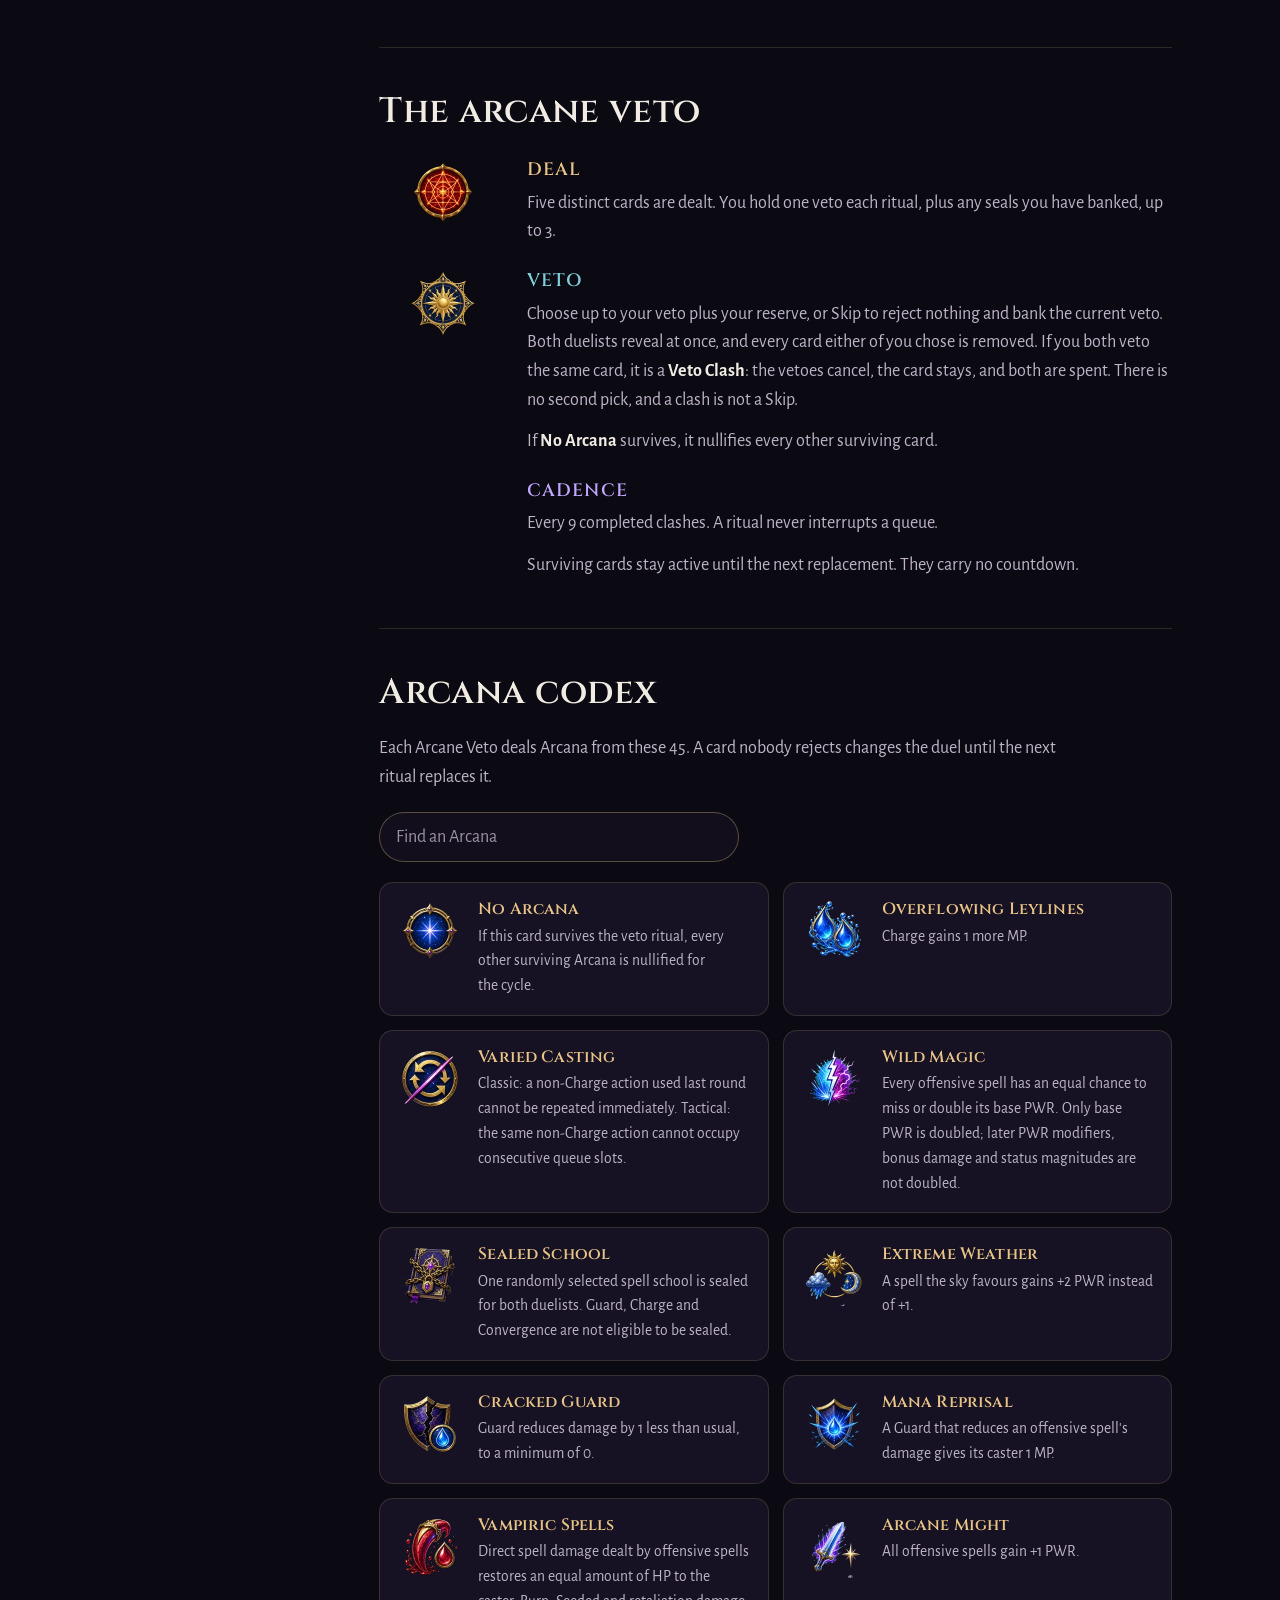
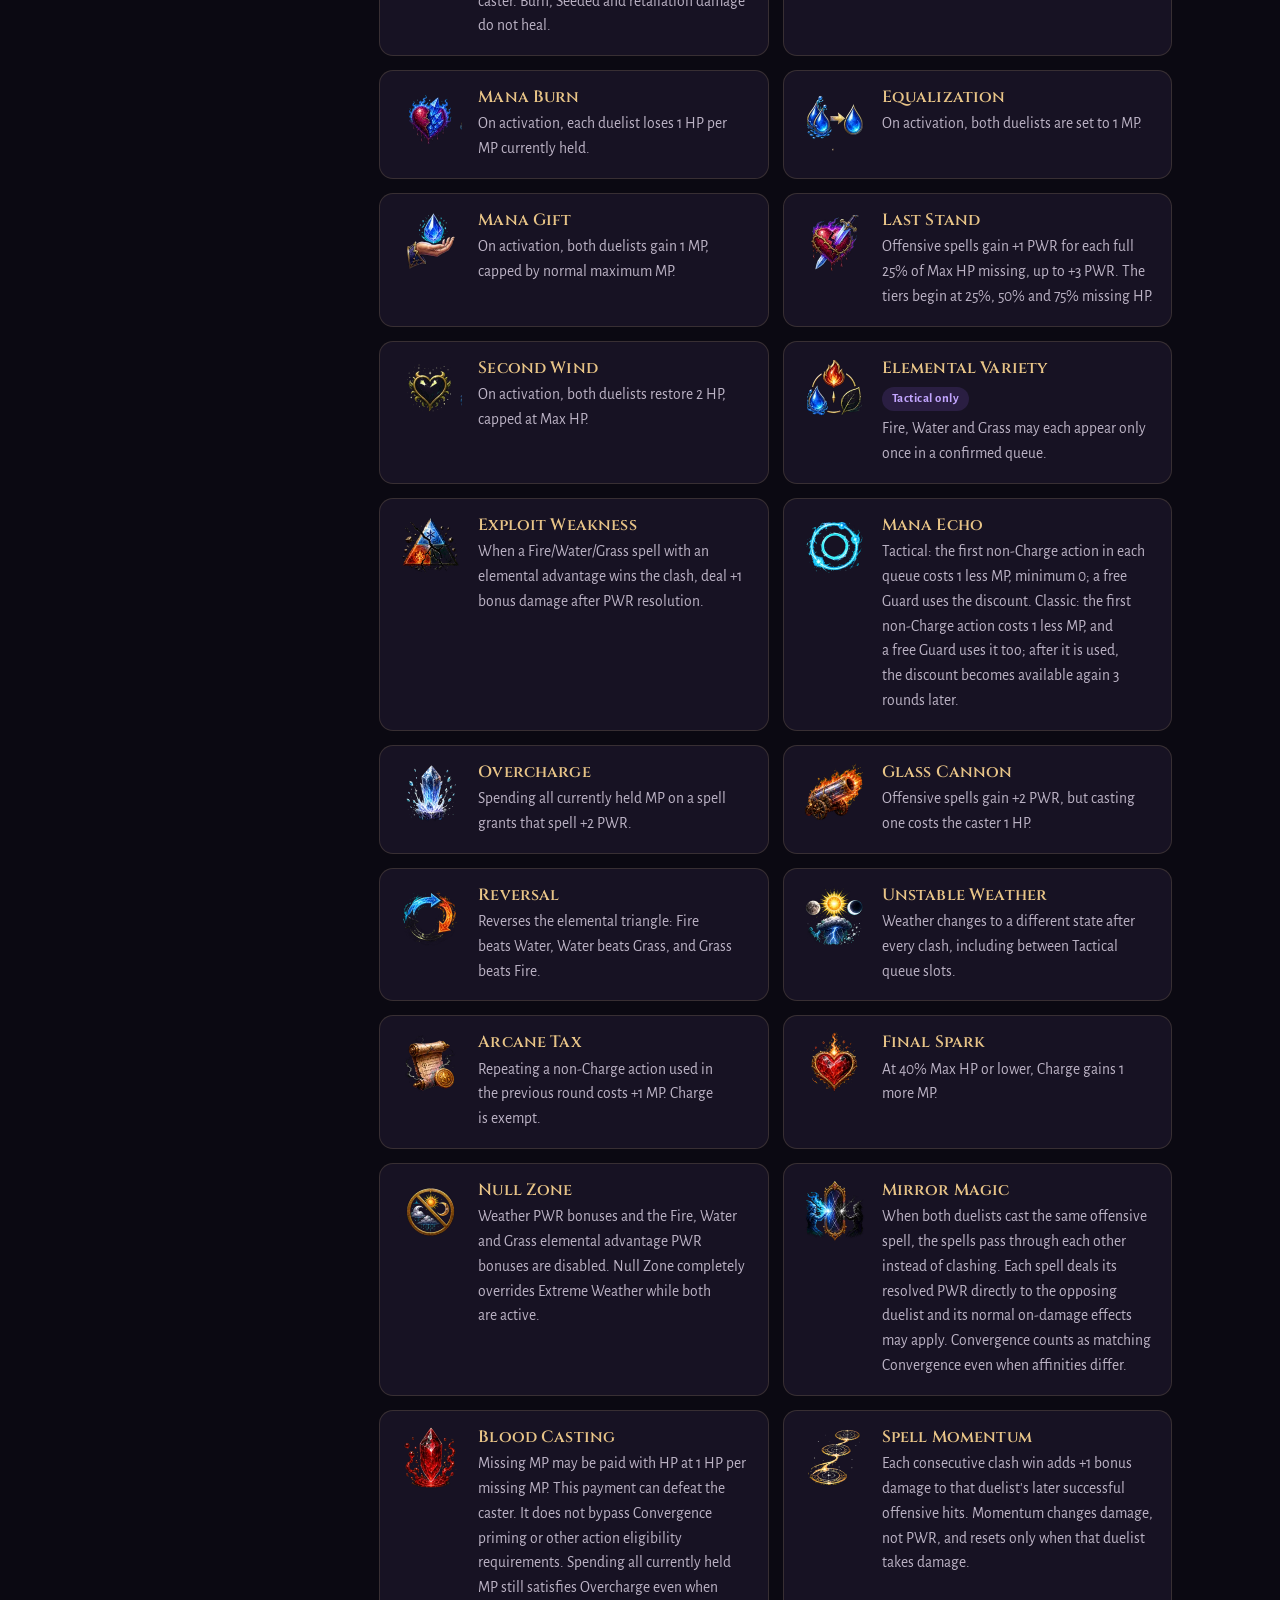
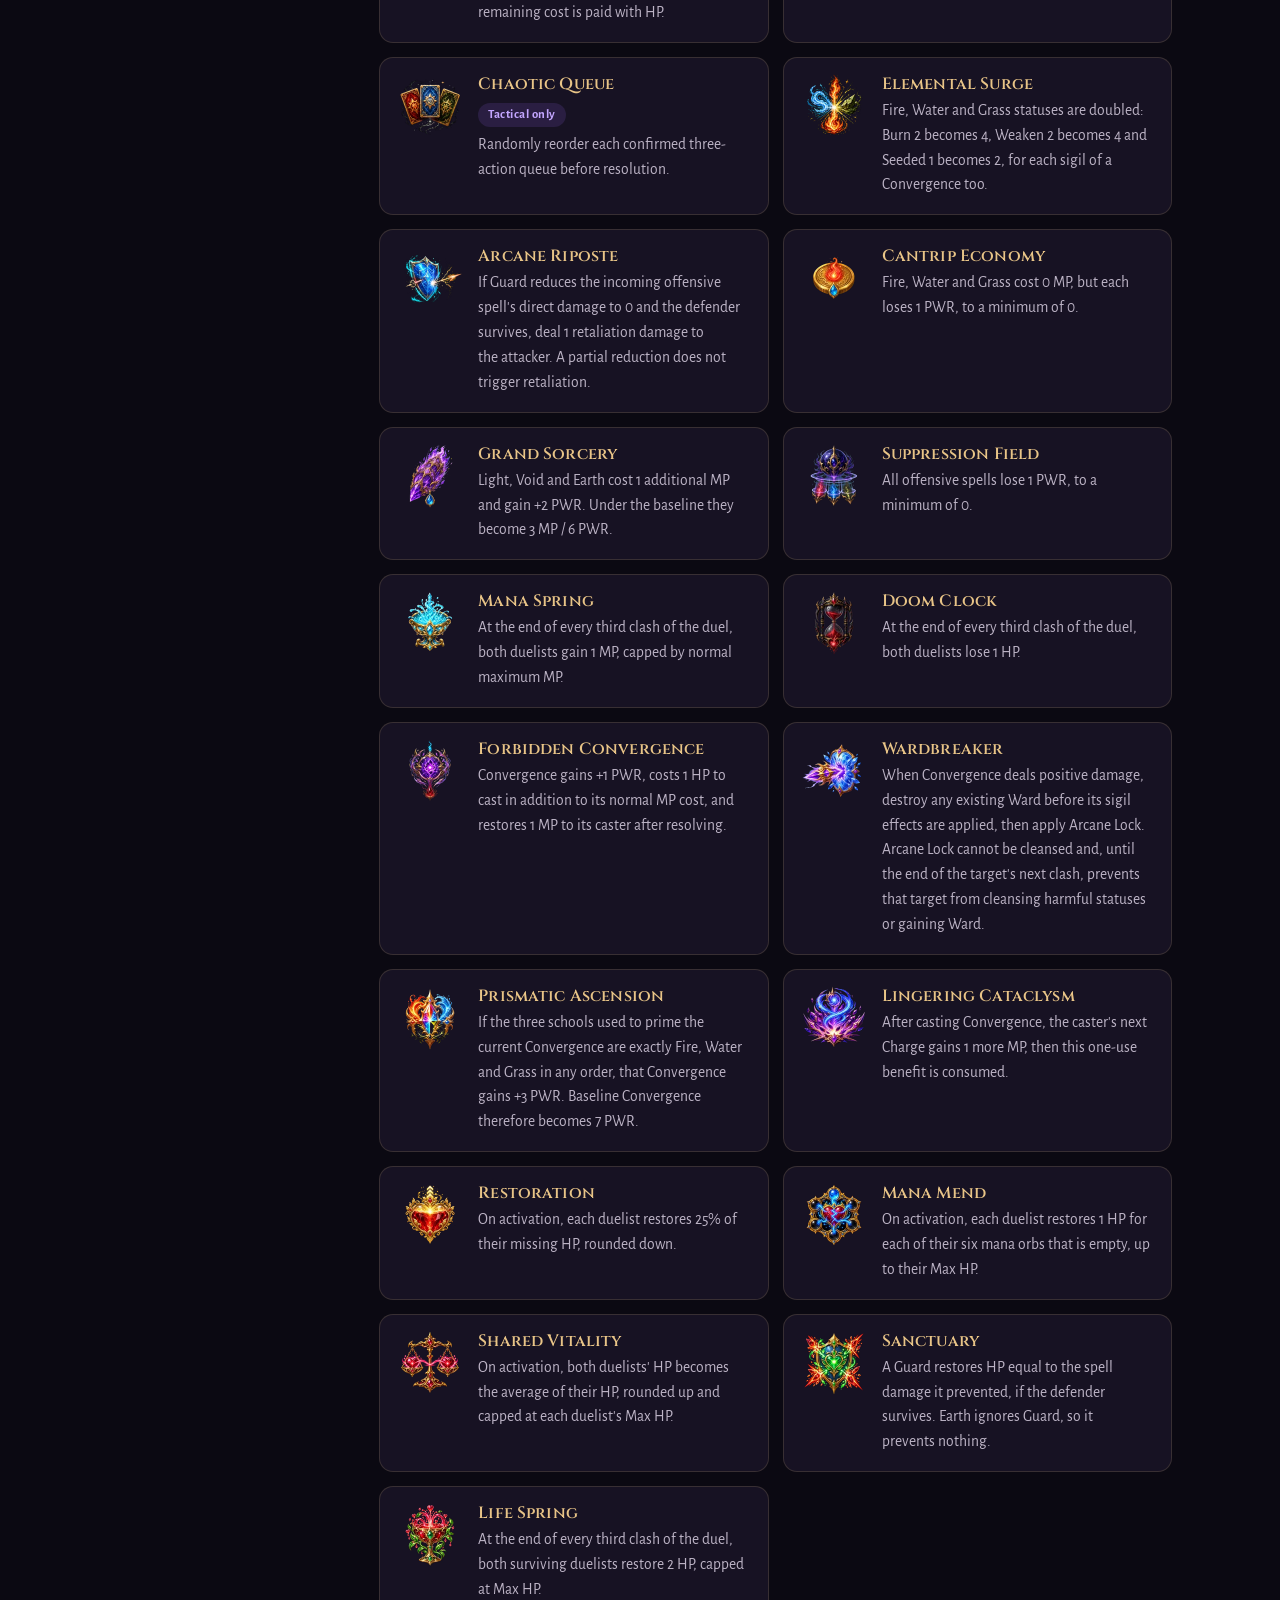
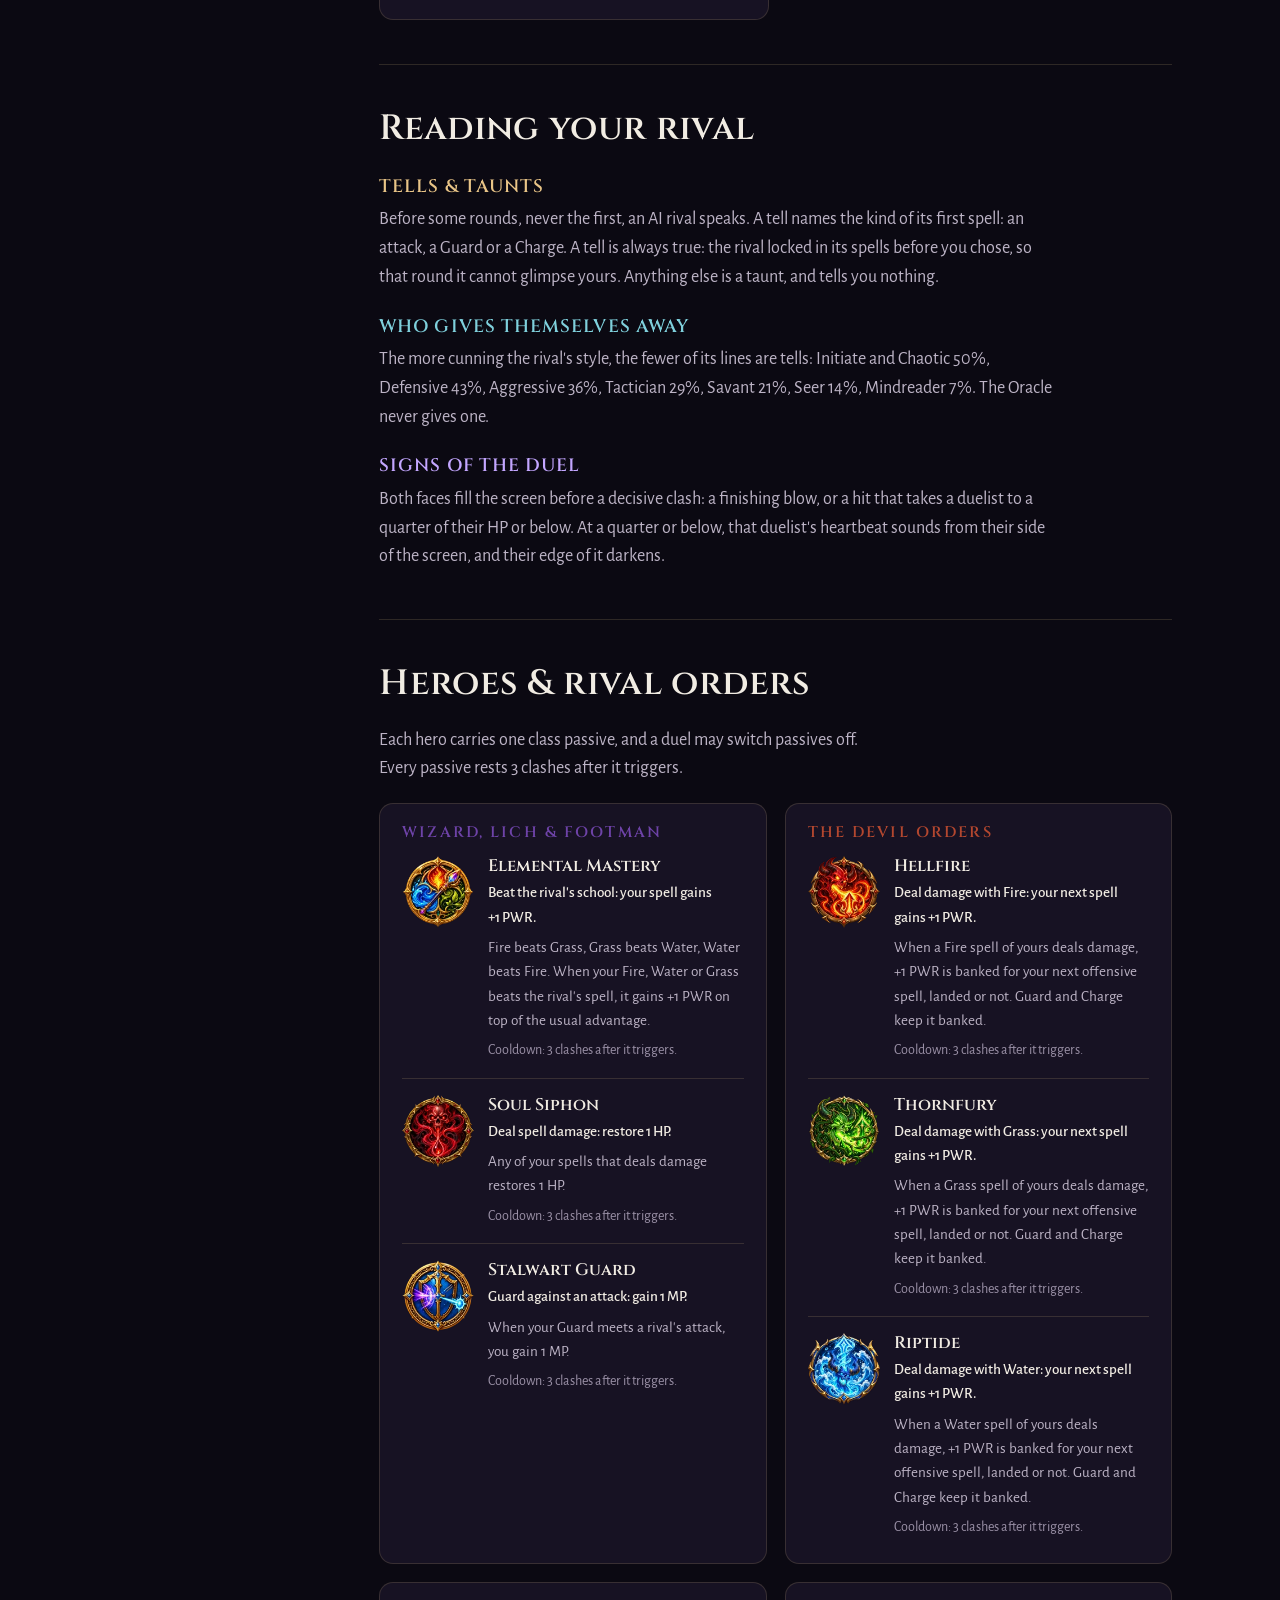
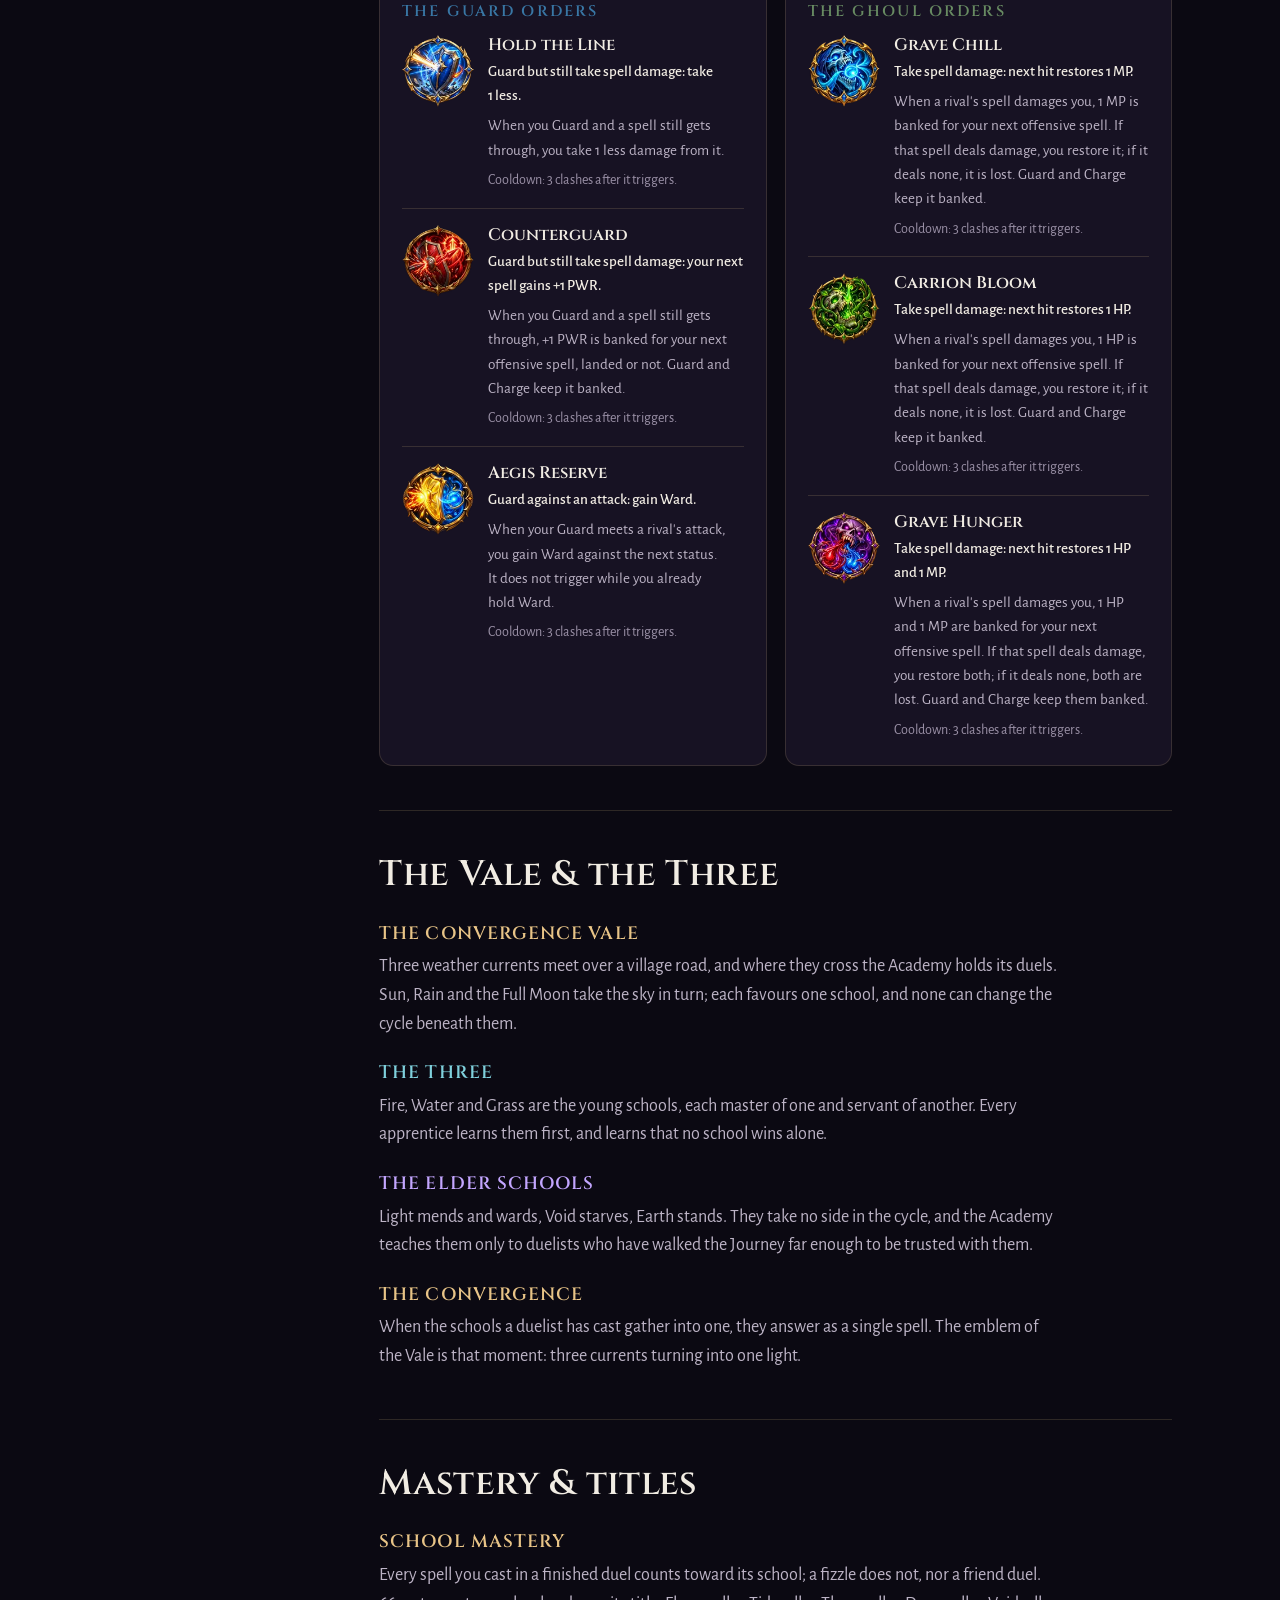
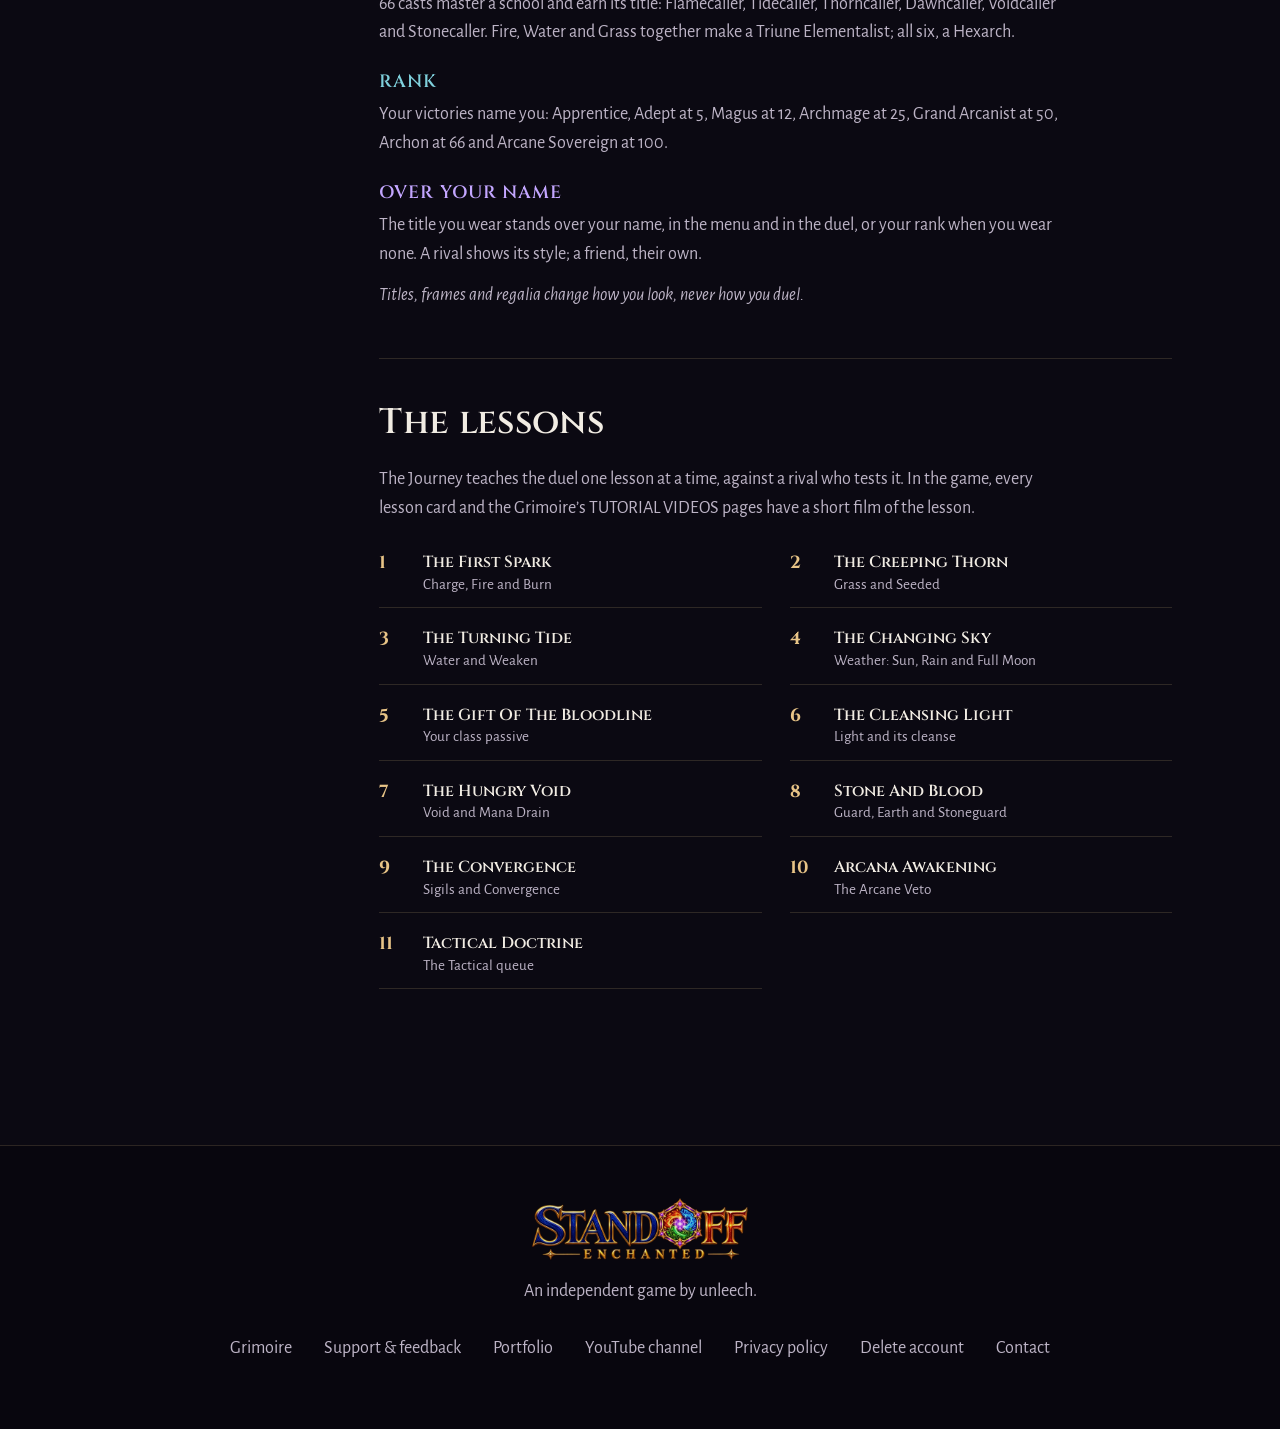
<file: grimoire.html>
<!doctype html>
<html lang="en">
<head>
<meta charset="utf-8">
<meta name="viewport" content="width=device-width,initial-scale=1">
<title>The Grimoire: rules of the duel | StandOff: Enchanted</title>
<meta name="description" content="The complete rules of StandOff: Enchanted: the six schools, weather, Guard and Charge, statuses, Convergence, the Arcane Veto and all 45 Arcana, and every hero's passive.">
<meta name="theme-color" content="#0b0912">
<link rel="canonical" href="https://standoffenchanted.fyi/grimoire.html">
<meta property="og:title" content="The Grimoire | StandOff: Enchanted">
<meta property="og:description" content="Every rule of the duel, as the game enforces it.">
<meta property="og:image" content="https://standoffenchanted.fyi/assets/og-image.jpg">
<link rel="icon" href="assets/icon.webp">
<link rel="preconnect" href="https://fonts.googleapis.com">
<link rel="preconnect" href="https://fonts.gstatic.com" crossorigin>
<link rel="stylesheet" href="https://fonts.googleapis.com/css2?family=Cinzel:wght@500;600;700&family=Alegreya+Sans:ital,wght@0,400;0,500;0,700;1,400&display=swap">
<link rel="stylesheet" href="style.css">
</head>
<body>
<a class="skip" href="#main">Skip to content</a>

<header class="site-header">
  <div class="bar">
    <a class="brand" href="/" aria-label="StandOff: Enchanted, home">
      <img src="assets/icon.webp" width="36" height="36" alt="">
      <span>StandOff <em>Enchanted</em></span>
    </a>
    <nav class="nav" aria-label="Sections">
      <a href="/#how">How it plays</a>
      <a href="/#gameplay">Gameplay</a>
      <a href="/#depth">Depth</a>
      <a href="/#modes">Modes</a>
      <a href="/#duelists">Duelists</a>
      <a href="/grimoire.html" aria-current="page">Grimoire</a>
      <a href="/support.html">Support</a>
    </nav>
    <a class="btn btn-gold btn-small" href="https://play.google.com/store/apps/details?id=com.unleech.standoff&amp;referrer=utm_source%3Dstandoffenchanted.fyi%26utm_medium%3Dwebsite%26utm_campaign%3Dheader" rel="noopener" target="_blank" data-cta="header">Get it on Google Play</a>
  </div>
</header>

<main id="main" class="grimoire-page">
  <div class="support-intro g-intro">
    <p class="kicker">The rules of the duel</p>
    <h1>The Duelist’s Grimoire</h1>
    <p class="lede">Kept by the Academy for every apprentice who takes up the duel: the rules exactly as the duel enforces them, and nothing more. These are the same pages the game’s own Grimoire shows, with the standard rules of a duel.</p>
  </div>
  <div class="g-layout">
    <nav class="g-toc" aria-label="Chapters"><p class="kicker">Chapters</p><ol><li><a href="#quick-reference">Quick reference</a></li><li><a href="#elements-and-weather">Elements &amp; weather</a></li><li><a href="#the-six-schools">The six schools</a></li><li><a href="#guard-and-charge">Guard &amp; charge</a></li><li><a href="#hp-and-mp">HP &amp; MP</a></li><li><a href="#resolving-a-clash">Resolving a clash</a></li><li><a href="#status-families">Status families</a></li><li><a href="#the-convergence">The convergence</a></li><li><a href="#the-arcane-veto">The arcane veto</a></li><li><a href="#arcana-codex">Arcana codex</a></li><li><a href="#reading-your-rival">Reading your rival</a></li><li><a href="#heroes-and-rival-orders">Heroes &amp; rival orders</a></li><li><a href="#the-vale-and-the-three">The Vale &amp; the Three</a></li><li><a href="#mastery-and-titles">Mastery &amp; titles</a></li><li><a href="#lessons">The lessons</a></li></ol></nav>
    <div class="g-book">
<section class="g-chapter" id="quick-reference" aria-labelledby="quick-reference-title"><h2 id="quick-reference-title">Quick reference</h2>
<div class="g-entry has-icons">
<div class="g-icons g-icons-4"><img class="g-icon" src="assets/grimoire/firepainted.webp" width="56" height="56" loading="lazy" alt="Elemental Schools"><img class="g-icon" src="assets/grimoire/lightpainted.webp" width="56" height="56" loading="lazy" alt="Light, Void, Earth"><img class="g-icon" src="assets/grimoire/convergenceemblem.webp" width="56" height="56" loading="lazy" alt="Convergence"><img class="g-icon" src="assets/grimoire/guardpainted.webp" width="56" height="56" loading="lazy" alt="Guard"><img class="g-icon" src="assets/grimoire/chargepainted.webp" width="56" height="56" loading="lazy" alt="Charge"></div>
<div class="g-text">
<h3 style="color:var(--gold)">ACTIONS</h3>
<p>Fire · Water · Grass   1 MP · 2 PWR<br>Light · Void · Earth   2 MP · 4 PWR<br>Convergence   3 MP · 4 PWR, no weather or advantage bonus<br>Guard   free, reduces incoming spell damage by 2<br>Charge   free, gains 1 MP</p>
</div></div>
<div class="g-entry has-icons">
<div class="g-icons g-icons-1"><img class="g-icon" src="assets/grimoire/restoration.webp" width="64" height="64" loading="lazy" alt="Hp And Mp"></div>
<div class="g-text">
<h3 style="color:#7fd0dc">RESOURCES</h3>
<p>HP 24 of 24   ·   MP starts 1, caps at 6</p>
</div></div>
<div class="g-entry has-icons">
<div class="g-icons g-icons-0"></div>
<div class="g-text">
<h3 style="color:#c3a6ff">THE READ</h3>
<p>Attack punishes Charge. Guard absorbs ordinary attacks. Charge exploits a rival who guards.</p>
</div></div>
<div class="g-entry has-icons">
<div class="g-icons g-icons-0"></div>
<div class="g-text">
<h3 style="color:var(--gold)">WORDS</h3>
<p>MP is mana, which pays for spells. PWR is power, a spell's strength. HP is health. Damage is the HP a clash takes, after Guard and Stoneguard.</p>
</div></div>
</section>
<section class="g-chapter" id="elements-and-weather" aria-labelledby="elements-and-weather-title"><h2 id="elements-and-weather-title">Elements &amp; weather</h2>
<div class="g-entry has-icons">
<div class="g-icons g-icons-3"><img class="g-icon" src="assets/grimoire/firepainted.webp" width="56" height="56" loading="lazy" alt="Fire"><img class="g-icon" src="assets/grimoire/waterpainted.webp" width="56" height="56" loading="lazy" alt="Water"><img class="g-icon" src="assets/grimoire/grasspainted.webp" width="56" height="56" loading="lazy" alt="Grass"></div>
<div class="g-text">
<h3 style="color:var(--gold)">ELEMENT CYCLE</h3>
<p><span style="color:#ff8a6b">Fire</span> beats <span style="color:#8fd88a">Grass</span><br><span style="color:#8fd88a">Grass</span> beats <span style="color:#7db8ff">Water</span><br><span style="color:#7db8ff">Water</span> beats <span style="color:#ff8a6b">Fire</span></p>
<p>Advantage adds <strong>+2 PWR</strong>, and only against the school it beats. Earth, Light, Void and Convergence take no advantage and give none.</p>
</div></div>
<div class="g-entry has-icons">
<div class="g-icons g-icons-4"><img class="g-icon" src="assets/grimoire/sunny.webp" width="56" height="56" loading="lazy" alt="Sun"><img class="g-icon" src="assets/grimoire/rain.webp" width="56" height="56" loading="lazy" alt="Rain"><img class="g-icon" src="assets/grimoire/fullmoon.webp" width="56" height="56" loading="lazy" alt="Full Moon"><img class="g-icon" src="assets/grimoire/clear.webp" width="56" height="56" loading="lazy" alt="Clear"></div>
<div class="g-text">
<h3 style="color:#7fd0dc">WEATHER</h3>
<p>Sun favours Fire, Rain favours Grass, the Full Moon favours Water, and a Clear sky favours nothing. The favoured school gains <strong>+1 PWR</strong>.</p>
<p>Weather changes PWR only. It never changes a status magnitude.</p>
<p>The sky changes. A sky is chosen once per round and held for every clash in it.</p>
</div></div>
</section>
<section class="g-chapter" id="the-six-schools" aria-labelledby="the-six-schools-title"><h2 id="the-six-schools-title">The six schools</h2>
<div class="g-entry has-icons">
<div class="g-icons g-icons-3"><img class="g-icon" src="assets/grimoire/firepainted.webp" width="56" height="56" loading="lazy" alt="Fire"><img class="g-icon" src="assets/grimoire/waterpainted.webp" width="56" height="56" loading="lazy" alt="Water"><img class="g-icon" src="assets/grimoire/grasspainted.webp" width="56" height="56" loading="lazy" alt="Grass"></div>
<div class="g-text">
<h3 style="color:var(--gold)">ELEMENTAL <span class="g-tag">1 MP · 2 PWR</span></h3>
<p>Fire leaves Burn 2. Water leaves Weaken 2. Grass leaves Seeded 1, which also heals you. Each needs the spell to deal damage.</p>
</div></div>
<div class="g-entry has-icons">
<div class="g-icons g-icons-2"><img class="g-icon" src="assets/grimoire/lightpainted.webp" width="56" height="56" loading="lazy" alt="Light"><img class="g-icon" src="assets/grimoire/voidpainted.webp" width="56" height="56" loading="lazy" alt="Void"></div>
<div class="g-text">
<h3 style="color:#7fd0dc">LIGHT &amp; VOID <span class="g-tag">2 MP · 4 PWR</span></h3>
<p>Light cleanses Burn 2, Weaken 2 or Seeded 1, oldest first, or grants Ward 2 if you have nothing to cleanse. On damage, Void leaves a Mana Drain charge on the rival, which takes a point of their mana; you gain none, and Ward stops it.</p>
</div></div>
<div class="g-entry has-icons">
<div class="g-icons g-icons-1"><img class="g-icon" src="assets/grimoire/earthpainted.webp" width="64" height="64" loading="lazy" alt="Earth"></div>
<div class="g-text">
<h3 style="color:#c3a6ff">EARTH <span class="g-tag">2 MP · 4 PWR</span></h3>
<p>No advantage either way, and the answer to a Guard: it ignores the reduction. Each cast grants Stoneguard 1 afterwards, 2 if it met a Guard, and the wall stacks.</p>
<p><em>Earth takes no weather bonus, which is what makes it the pick under Clear skies.</em></p>
</div></div>
</section>
<section class="g-chapter" id="guard-and-charge" aria-labelledby="guard-and-charge-title"><h2 id="guard-and-charge-title">Guard &amp; charge</h2>
<div class="g-entry has-icons">
<div class="g-icons g-icons-1"><img class="g-icon" src="assets/grimoire/guardpainted.webp" width="64" height="64" loading="lazy" alt="Guard"></div>
<div class="g-text">
<h3 style="color:var(--gold)">GUARD <span class="g-tag">free</span></h3>
<p>Reduces incoming spell damage by <strong>2</strong> and stops that spell's Burn, Weaken, Seeded and Mana Drain. It absorbs an unboosted elemental spell whole; a weather-boosted one gets through for the difference, but without its status. Earth ignores it entirely, effects and all.</p>
<p>Advantage never applies against a Guard: a guarding duelist has no school to be beaten.</p>
</div></div>
<div class="g-entry has-icons">
<div class="g-icons g-icons-1"><img class="g-icon" src="assets/grimoire/chargepainted.webp" width="64" height="64" loading="lazy" alt="Charge"></div>
<div class="g-text">
<h3 style="color:#7fd0dc">CHARGE <span class="g-tag">free</span></h3>
<p>Gains <strong>1 MP</strong> if you survive the clash, capped at 6. An attack this clash deals you its full power, so charging is a read, not a rest.</p>
<p>Charge settles before a waiting Mana Drain, so charging into one loses the mana you just gained.</p>
</div></div>
</section>
<section class="g-chapter" id="hp-and-mp" aria-labelledby="hp-and-mp-title"><h2 id="hp-and-mp-title">HP &amp; MP</h2>
<div class="g-entry has-icons">
<div class="g-icons g-icons-1"><img class="g-icon" src="assets/grimoire/restoration.webp" width="64" height="64" loading="lazy" alt="Hp"></div>
<div class="g-text">
<h3 style="color:var(--gold)">HP</h3>
<p>Starts at 24 of 24. Reaching 0 ends the duel. Both at 0 in the same clash is a draw.</p>
</div></div>
<div class="g-entry has-icons">
<div class="g-icons g-icons-1"><img class="g-icon" src="assets/grimoire/manafilled.webp" width="64" height="64" loading="lazy" alt="Mp"></div>
<div class="g-text">
<h3 style="color:#7fd0dc">MP <span class="g-tag">0 to 6</span></h3>
<p>Charge is the dependable source of mana; a few Arcana also grant it. Every school spends it, and an action you cannot afford fizzles: it pays nothing, does nothing, and cannot defend, so the rival's spell lands without its advantage bonus.</p>
</div></div>
<div class="g-entry has-icons">
<div class="g-icons g-icons-0"></div>
<div class="g-text">
<h3 style="color:#c3a6ff">READING THE HEXES</h3>
<p>Six orbs ring each portrait, one per point of mana. The red bar is HP. Hold either for exact values.</p>
</div></div>
</section>
<section class="g-chapter" id="resolving-a-clash" aria-labelledby="resolving-a-clash-title"><h2 id="resolving-a-clash-title">Resolving a clash</h2>
<div class="g-entry has-icons">
<div class="g-icons g-icons-2"><img class="g-icon" src="assets/grimoire/castpainted.webp" width="56" height="56" loading="lazy" alt="Clash"><img class="g-icon" src="assets/grimoire/guardpainted.webp" width="56" height="56" loading="lazy" alt="Guard"></div>
<div class="g-text">
<h3 style="color:var(--gold)">COMPARE TOTAL PWR</h3>
<p>Both actions reveal at once. The stronger offensive spell deals the difference to the weaker caster. Equal power cancels, with no damage and no on-damage effects.</p>
<p>Against Guard, damage is total PWR minus 2. Against Charge, it is the full total.</p>
</div></div>
<div class="g-entry has-icons">
<div class="g-icons g-icons-0"></div>
<div class="g-text">
<h3 style="color:#7fd0dc">ORDER</h3>
<p>base PWR (a Wild Magic miss is 0) → weather and advantage → flat Arcana → Weaken → the clash → Stoneguard → bonus damage</p>
</div></div>
<div class="g-entry has-icons">
<div class="g-icons g-icons-0"></div>
<div class="g-text">
<h3 style="color:#c3a6ff">HISTORY</h3>
<p>History records every step above. Expand a row to see the whole sum for that clash.</p>
</div></div>
</section>
<section class="g-chapter" id="status-families" aria-labelledby="status-families-title"><h2 id="status-families-title">Status families</h2>
<div class="g-entry has-icons">
<div class="g-icons g-icons-2"><img class="g-icon" src="assets/grimoire/weakenpainted.webp" width="56" height="56" loading="lazy" alt="Weaken"><img class="g-icon" src="assets/grimoire/stoneguardpainted.webp" width="56" height="56" loading="lazy" alt="Stoneguard"></div>
<div class="g-text">
<h3 style="color:var(--gold)">STACKING POOLS <span class="g-tag">Weaken · Stoneguard</span></h3>
<p>A new application adds to what is left, with no cap. They spend only what they use and keep the remainder: Weaken suppresses the power of a cast; Stoneguard absorbs incoming direct spell damage.</p>
</div></div>
<div class="g-entry has-icons">
<div class="g-icons g-icons-1"><img class="g-icon" src="assets/grimoire/manadrainpainted.webp" width="64" height="64" loading="lazy" alt="Mana Drain"></div>
<div class="g-text">
<h3 style="color:#7fd0dc">STACKING CHARGES <span class="g-tag">Mana Drain</span></h3>
<p>Each Void hit adds a charge. Every charge takes one point of mana the first time its target has any, waiting rather than being wasted.</p>
</div></div>
<div class="g-entry has-icons">
<div class="g-icons g-icons-1"><img class="g-icon" src="assets/grimoire/wardpainted.webp" width="64" height="64" loading="lazy" alt="Ward"></div>
<div class="g-text">
<h3 style="color:#7fd0dc">STACKING WARD <span class="g-tag">Ward</span></h3>
<p>Every 2 Ward blocks Burn 2, Weaken 2, Seeded 1 or one Mana Drain charge, in the order they arrive: statuses only, never spell damage. Only what it blocks is spent, and new Ward adds to it. Light's Ward lands before the rival's spell, so it already guards that clash. Wardbreaker destroys it.</p>
</div></div>
<div class="g-entry has-icons">
<div class="g-icons g-icons-2"><img class="g-icon" src="assets/grimoire/burnpainted.webp" width="56" height="56" loading="lazy" alt="Burn"><img class="g-icon" src="assets/grimoire/seededpainted.webp" width="56" height="56" loading="lazy" alt="Seeded"></div>
<div class="g-text">
<h3 style="color:#c3a6ff">TIMED EFFECTS <span class="g-tag">Burn · Seeded</span></h3>
<p>Resolve at the end of the next clash. A new hit resets it to its own magnitude. They bypass Guard and Stoneguard alike, and Light can cleanse them first.</p>
</div></div>
<div class="g-entry has-icons">
<div class="g-icons g-icons-1"><img class="g-icon" src="assets/grimoire/arcanelockpainted.webp" width="64" height="64" loading="lazy" alt="Arcane Lock"></div>
<div class="g-text">
<h3 style="color:var(--gold)">LOCKS <span class="g-tag">Arcane Lock</span></h3>
<p>Keep a restriction in place until a stated point, then expire.</p>
<p><em>Different named effects coexist. Burn and Seeded never stack.</em></p>
</div></div>
</section>
<section class="g-chapter" id="the-convergence" aria-labelledby="the-convergence-title"><h2 id="the-convergence-title">The convergence</h2>
<div class="g-entry has-icons">
<div class="g-icons g-icons-3"><img class="g-icon" src="assets/grimoire/firepainted.webp" width="56" height="56" loading="lazy" alt="Fire"><img class="g-icon" src="assets/grimoire/waterpainted.webp" width="56" height="56" loading="lazy" alt="Water"><img class="g-icon" src="assets/grimoire/grasspainted.webp" width="56" height="56" loading="lazy" alt="Grass"></div>
<div class="g-text">
<h3 style="color:var(--gold)">EARNING IT</h3>
<p>Every cast of Fire, Water, Grass, Earth, Light or Void adds a sigil, and repeats count: three Fire casts ready it. Hits are not required, a school an Arcana made free still counts, and a fizzle is not a cast. Once you hold three sigils they stay until you cast.</p>
</div></div>
<div class="g-entry has-icons">
<div class="g-icons g-icons-1"><img class="g-icon" src="assets/grimoire/convergenceemblem.webp" width="64" height="64" loading="lazy" alt="Convergence"></div>
<div class="g-text">
<h3 style="color:#7fd0dc">CASTING IT <span class="g-tag">3 MP · 4 PWR</span></h3>
<p>It takes no weather or advantage bonus. A successful cast spends your sigils and you may earn it again. A fizzle keeps them.</p>
</div></div>
<div class="g-entry has-icons">
<div class="g-icons g-icons-0"></div>
<div class="g-text">
<h3 style="color:#c3a6ff">SIGIL EFFECTS</h3>
<p>Each sigil adds its school's normal effect: Fire Burn 2 · Water Weaken 2 · Grass Seeded 1 · Void a Mana Drain charge · Light cleanse 2 and Ward 2. So three Fire sigils give Burn 6. Any Earth sigil ignores Guard, and each adds Stoneguard 1, 2 against a Guard.</p>
</div></div>
</section>
<section class="g-chapter" id="the-arcane-veto" aria-labelledby="the-arcane-veto-title"><h2 id="the-arcane-veto-title">The arcane veto</h2>
<div class="g-entry has-icons">
<div class="g-icons g-icons-1"><img class="g-icon" src="assets/grimoire/vetomedallion.webp" width="64" height="64" loading="lazy" alt="Veto Ritual"></div>
<div class="g-text">
<h3 style="color:var(--gold)">DEAL</h3>
<p>Five distinct cards are dealt. You hold one veto each ritual, plus any seals you have banked, up to 3.</p>
</div></div>
<div class="g-entry has-icons">
<div class="g-icons g-icons-1"><img class="g-icon" src="assets/grimoire/sealpainted.webp" width="64" height="64" loading="lazy" alt="Veto Seal"></div>
<div class="g-text">
<h3 style="color:#7fd0dc">VETO</h3>
<p>Choose up to your veto plus your reserve, or Skip to reject nothing and bank the current veto. Both duelists reveal at once, and every card either of you chose is removed. If you both veto the same card, it is a <strong>Veto Clash</strong>: the vetoes cancel, the card stays, and both are spent. There is no second pick, and a clash is not a Skip.</p>
<p>If <strong>No Arcana</strong> survives, it nullifies every other surviving card.</p>
</div></div>
<div class="g-entry has-icons">
<div class="g-icons g-icons-0"></div>
<div class="g-text">
<h3 style="color:#c3a6ff">CADENCE</h3>
<p>Every 9 completed clashes. A ritual never interrupts a queue.</p>
<p>Surviving cards stay active until the next replacement. They carry no countdown.</p>
</div></div>
</section>
<section class="g-chapter" id="arcana-codex" aria-labelledby="arcana-codex-title"><h2 id="arcana-codex-title">Arcana codex</h2>
<p class="g-lead">Each Arcane Veto deals Arcana from these 45. A card nobody rejects changes the duel until the next ritual replaces it.</p><label class="g-search"><span class="sr-only">Find an Arcana</span><input type="search" id="arcana-search" placeholder="Find an Arcana" autocomplete="off"></label><ul class="g-codex" id="arcana-list"><li class="g-arcana" data-name="no arcana"><img class="g-icon" src="assets/grimoire/none.webp" width="64" height="64" loading="lazy" alt=""><div><h3>No Arcana</h3><p>If this card survives the veto ritual, every other surviving Arcana is nullified for the cycle.</p></div></li><li class="g-arcana" data-name="overflowing leylines"><img class="g-icon" src="assets/grimoire/doublecharge.webp" width="64" height="64" loading="lazy" alt=""><div><h3>Overflowing Leylines</h3><p>Charge gains 1 more MP.</p></div></li><li class="g-arcana" data-name="varied casting"><img class="g-icon" src="assets/grimoire/noconsecutiveaction.webp" width="64" height="64" loading="lazy" alt=""><div><h3>Varied Casting</h3><p>Classic: a non-Charge action used last round cannot be repeated immediately. Tactical: the same non-Charge action cannot occupy consecutive queue slots.</p></div></li><li class="g-arcana" data-name="wild magic"><img class="g-icon" src="assets/grimoire/volatileattacks.webp" width="64" height="64" loading="lazy" alt=""><div><h3>Wild Magic</h3><p>Every offensive spell has an equal chance to miss or double its base PWR. Only base PWR is doubled; later PWR modifiers, bonus damage and status magnitudes are not doubled.</p></div></li><li class="g-arcana" data-name="sealed school"><img class="g-icon" src="assets/grimoire/disablerandomactiontype.webp" width="64" height="64" loading="lazy" alt=""><div><h3>Sealed School</h3><p>One randomly selected spell school is sealed for both duelists. Guard, Charge and Convergence are not eligible to be sealed.</p></div></li><li class="g-arcana" data-name="extreme weather"><img class="g-icon" src="assets/grimoire/strongweather.webp" width="64" height="64" loading="lazy" alt=""><div><h3>Extreme Weather</h3><p>A spell the sky favours gains +2 PWR instead of +1.</p></div></li><li class="g-arcana" data-name="cracked guard"><img class="g-icon" src="assets/grimoire/expensivedefense.webp" width="64" height="64" loading="lazy" alt=""><div><h3>Cracked Guard</h3><p>Guard reduces damage by 1 less than usual, to a minimum of 0.</p></div></li><li class="g-arcana" data-name="mana reprisal"><img class="g-icon" src="assets/grimoire/defensivemana.webp" width="64" height="64" loading="lazy" alt=""><div><h3>Mana Reprisal</h3><p>A Guard that reduces an offensive spell&#x27;s damage gives its caster 1 MP.</p></div></li><li class="g-arcana" data-name="vampiric spells"><img class="g-icon" src="assets/grimoire/lifeleech.webp" width="64" height="64" loading="lazy" alt=""><div><h3>Vampiric Spells</h3><p>Direct spell damage dealt by offensive spells restores an equal amount of HP to the caster. Burn, Seeded and retaliation damage do not heal.</p></div></li><li class="g-arcana" data-name="arcane might"><img class="g-icon" src="assets/grimoire/empoweredattacks.webp" width="64" height="64" loading="lazy" alt=""><div><h3>Arcane Might</h3><p>All offensive spells gain +1 PWR.</p></div></li><li class="g-arcana" data-name="mana burn"><img class="g-icon" src="assets/grimoire/manabacklash.webp" width="64" height="64" loading="lazy" alt=""><div><h3>Mana Burn</h3><p>On activation, each duelist loses 1 HP per MP currently held.</p></div></li><li class="g-arcana" data-name="equalization"><img class="g-icon" src="assets/grimoire/manareset.webp" width="64" height="64" loading="lazy" alt=""><div><h3>Equalization</h3><p>On activation, both duelists are set to 1 MP.</p></div></li><li class="g-arcana" data-name="mana gift"><img class="g-icon" src="assets/grimoire/managift.webp" width="64" height="64" loading="lazy" alt=""><div><h3>Mana Gift</h3><p>On activation, both duelists gain 1 MP, capped by normal maximum MP.</p></div></li><li class="g-arcana" data-name="last stand"><img class="g-icon" src="assets/grimoire/desperation.webp" width="64" height="64" loading="lazy" alt=""><div><h3>Last Stand</h3><p>Offensive spells gain +1 PWR for each full 25% of Max HP missing, up to +3 PWR. The tiers begin at 25%, 50% and 75% missing HP.</p></div></li><li class="g-arcana" data-name="second wind"><img class="g-icon" src="assets/grimoire/healing.webp" width="64" height="64" loading="lazy" alt=""><div><h3>Second Wind</h3><p>On activation, both duelists restore 2 HP, capped at Max HP.</p></div></li><li class="g-arcana" data-name="elemental variety"><img class="g-icon" src="assets/grimoire/uniquequeueelements.webp" width="64" height="64" loading="lazy" alt=""><div><h3>Elemental Variety</h3><span class="g-badge">Tactical only</span><p>Fire, Water and Grass may each appear only once in a confirmed queue.</p></div></li><li class="g-arcana" data-name="exploit weakness"><img class="g-icon" src="assets/grimoire/exploitweakness.webp" width="64" height="64" loading="lazy" alt=""><div><h3>Exploit Weakness</h3><p>When a Fire/Water/Grass spell with an elemental advantage wins the clash, deal +1 bonus damage after PWR resolution.</p></div></li><li class="g-arcana" data-name="mana echo"><img class="g-icon" src="assets/grimoire/manaecho.webp" width="64" height="64" loading="lazy" alt=""><div><h3>Mana Echo</h3><p>Tactical: the first non-Charge action in each queue costs 1 less MP, minimum 0; a free Guard uses the discount. Classic: the first non-Charge action costs 1 less MP, and a free Guard uses it too; after it is used, the discount becomes available again 3 rounds later.</p></div></li><li class="g-arcana" data-name="overcharge"><img class="g-icon" src="assets/grimoire/overcharge.webp" width="64" height="64" loading="lazy" alt=""><div><h3>Overcharge</h3><p>Spending all currently held MP on a spell grants that spell +2 PWR.</p></div></li><li class="g-arcana" data-name="glass cannon"><img class="g-icon" src="assets/grimoire/glasscannon.webp" width="64" height="64" loading="lazy" alt=""><div><h3>Glass Cannon</h3><p>Offensive spells gain +2 PWR, but casting one costs the caster 1 HP.</p></div></li><li class="g-arcana" data-name="reversal"><img class="g-icon" src="assets/grimoire/reversal.webp" width="64" height="64" loading="lazy" alt=""><div><h3>Reversal</h3><p>Reverses the elemental triangle: Fire beats Water, Water beats Grass, and Grass beats Fire.</p></div></li><li class="g-arcana" data-name="unstable weather"><img class="g-icon" src="assets/grimoire/unstableweather.webp" width="64" height="64" loading="lazy" alt=""><div><h3>Unstable Weather</h3><p>Weather changes to a different state after every clash, including between Tactical queue slots.</p></div></li><li class="g-arcana" data-name="arcane tax"><img class="g-icon" src="assets/grimoire/arcanetax.webp" width="64" height="64" loading="lazy" alt=""><div><h3>Arcane Tax</h3><p>Repeating a non-Charge action used in the previous round costs +1 MP. Charge is exempt.</p></div></li><li class="g-arcana" data-name="final spark"><img class="g-icon" src="assets/grimoire/finalspark.webp" width="64" height="64" loading="lazy" alt=""><div><h3>Final Spark</h3><p>At 40% Max HP or lower, Charge gains 1 more MP.</p></div></li><li class="g-arcana" data-name="null zone"><img class="g-icon" src="assets/grimoire/nullzone.webp" width="64" height="64" loading="lazy" alt=""><div><h3>Null Zone</h3><p>Weather PWR bonuses and the Fire, Water and Grass elemental advantage PWR bonuses are disabled. Null Zone completely overrides Extreme Weather while both are active.</p></div></li><li class="g-arcana" data-name="mirror magic"><img class="g-icon" src="assets/grimoire/mirrormagic.webp" width="64" height="64" loading="lazy" alt=""><div><h3>Mirror Magic</h3><p>When both duelists cast the same offensive spell, the spells pass through each other instead of clashing. Each spell deals its resolved PWR directly to the opposing duelist and its normal on-damage effects may apply. Convergence counts as matching Convergence even when affinities differ.</p></div></li><li class="g-arcana" data-name="blood casting"><img class="g-icon" src="assets/grimoire/bloodcasting.webp" width="64" height="64" loading="lazy" alt=""><div><h3>Blood Casting</h3><p>Missing MP may be paid with HP at 1 HP per missing MP. This payment can defeat the caster. It does not bypass Convergence priming or other action eligibility requirements. Spending all currently held MP still satisfies Overcharge even when remaining cost is paid with HP.</p></div></li><li class="g-arcana" data-name="spell momentum"><img class="g-icon" src="assets/grimoire/spellmomentum.webp" width="64" height="64" loading="lazy" alt=""><div><h3>Spell Momentum</h3><p>Each consecutive clash win adds +1 bonus damage to that duelist&#x27;s later successful offensive hits. Momentum changes damage, not PWR, and resets only when that duelist takes damage.</p></div></li><li class="g-arcana" data-name="chaotic queue"><img class="g-icon" src="assets/grimoire/chaoticqueue.webp" width="64" height="64" loading="lazy" alt=""><div><h3>Chaotic Queue</h3><span class="g-badge">Tactical only</span><p>Randomly reorder each confirmed three-action queue before resolution.</p></div></li><li class="g-arcana" data-name="elemental surge"><img class="g-icon" src="assets/grimoire/elementalsurge.webp" width="64" height="64" loading="lazy" alt=""><div><h3>Elemental Surge</h3><p>Fire, Water and Grass statuses are doubled: Burn 2 becomes 4, Weaken 2 becomes 4 and Seeded 1 becomes 2, for each sigil of a Convergence too.</p></div></li><li class="g-arcana" data-name="arcane riposte"><img class="g-icon" src="assets/grimoire/wardretaliation.webp" width="64" height="64" loading="lazy" alt=""><div><h3>Arcane Riposte</h3><p>If Guard reduces the incoming offensive spell&#x27;s direct damage to 0 and the defender survives, deal 1 retaliation damage to the attacker. A partial reduction does not trigger retaliation.</p></div></li><li class="g-arcana" data-name="cantrip economy"><img class="g-icon" src="assets/grimoire/cantripeconomy.webp" width="64" height="64" loading="lazy" alt=""><div><h3>Cantrip Economy</h3><p>Fire, Water and Grass cost 0 MP, but each loses 1 PWR, to a minimum of 0.</p></div></li><li class="g-arcana" data-name="grand sorcery"><img class="g-icon" src="assets/grimoire/siegemagic.webp" width="64" height="64" loading="lazy" alt=""><div><h3>Grand Sorcery</h3><p>Light, Void and Earth cost 1 additional MP and gain +2 PWR. Under the baseline they become 3 MP / 6 PWR.</p></div></li><li class="g-arcana" data-name="suppression field"><img class="g-icon" src="assets/grimoire/suppressionfield.webp" width="64" height="64" loading="lazy" alt=""><div><h3>Suppression Field</h3><p>All offensive spells lose 1 PWR, to a minimum of 0.</p></div></li><li class="g-arcana" data-name="mana spring"><img class="g-icon" src="assets/grimoire/manaspring.webp" width="64" height="64" loading="lazy" alt=""><div><h3>Mana Spring</h3><p>At the end of every third clash of the duel, both duelists gain 1 MP, capped by normal maximum MP.</p></div></li><li class="g-arcana" data-name="doom clock"><img class="g-icon" src="assets/grimoire/doomclock.webp" width="64" height="64" loading="lazy" alt=""><div><h3>Doom Clock</h3><p>At the end of every third clash of the duel, both duelists lose 1 HP.</p></div></li><li class="g-arcana" data-name="forbidden convergence"><img class="g-icon" src="assets/grimoire/forbiddenconvergence.webp" width="64" height="64" loading="lazy" alt=""><div><h3>Forbidden Convergence</h3><p>Convergence gains +1 PWR, costs 1 HP to cast in addition to its normal MP cost, and restores 1 MP to its caster after resolving.</p></div></li><li class="g-arcana" data-name="wardbreaker"><img class="g-icon" src="assets/grimoire/wardbreaker.webp" width="64" height="64" loading="lazy" alt=""><div><h3>Wardbreaker</h3><p>When Convergence deals positive damage, destroy any existing Ward before its sigil effects are applied, then apply Arcane Lock. Arcane Lock cannot be cleansed and, until the end of the target&#x27;s next clash, prevents that target from cleansing harmful statuses or gaining Ward.</p></div></li><li class="g-arcana" data-name="prismatic ascension"><img class="g-icon" src="assets/grimoire/prismaticascension.webp" width="64" height="64" loading="lazy" alt=""><div><h3>Prismatic Ascension</h3><p>If the three schools used to prime the current Convergence are exactly Fire, Water and Grass in any order, that Convergence gains +3 PWR. Baseline Convergence therefore becomes 7 PWR.</p></div></li><li class="g-arcana" data-name="lingering cataclysm"><img class="g-icon" src="assets/grimoire/lingeringcataclysm.webp" width="64" height="64" loading="lazy" alt=""><div><h3>Lingering Cataclysm</h3><p>After casting Convergence, the caster&#x27;s next Charge gains 1 more MP, then this one-use benefit is consumed.</p></div></li><li class="g-arcana" data-name="restoration"><img class="g-icon" src="assets/grimoire/restoration.webp" width="64" height="64" loading="lazy" alt=""><div><h3>Restoration</h3><p>On activation, each duelist restores 25% of their missing HP, rounded down.</p></div></li><li class="g-arcana" data-name="mana mend"><img class="g-icon" src="assets/grimoire/manamend.webp" width="64" height="64" loading="lazy" alt=""><div><h3>Mana Mend</h3><p>On activation, each duelist restores 1 HP for each of their six mana orbs that is empty, up to their Max HP.</p></div></li><li class="g-arcana" data-name="shared vitality"><img class="g-icon" src="assets/grimoire/sharedvitality.webp" width="64" height="64" loading="lazy" alt=""><div><h3>Shared Vitality</h3><p>On activation, both duelists&#x27; HP becomes the average of their HP, rounded up and capped at each duelist&#x27;s Max HP.</p></div></li><li class="g-arcana" data-name="sanctuary"><img class="g-icon" src="assets/grimoire/sanctuary.webp" width="64" height="64" loading="lazy" alt=""><div><h3>Sanctuary</h3><p>A Guard restores HP equal to the spell damage it prevented, if the defender survives. Earth ignores Guard, so it prevents nothing.</p></div></li><li class="g-arcana" data-name="life spring"><img class="g-icon" src="assets/grimoire/lifespring.webp" width="64" height="64" loading="lazy" alt=""><div><h3>Life Spring</h3><p>At the end of every third clash of the duel, both surviving duelists restore 2 HP, capped at Max HP.</p></div></li></ul><p class="g-empty" id="arcana-empty" hidden>No Arcana by that name.</p>
</section>
<section class="g-chapter" id="reading-your-rival" aria-labelledby="reading-your-rival-title"><h2 id="reading-your-rival-title">Reading your rival</h2>
<div class="g-entry">
<div class="g-text">
<h3 style="color:var(--gold)">TELLS &amp; TAUNTS</h3>
<p>Before some rounds, never the first, an AI rival speaks. A tell names the kind of its first spell: an attack, a Guard or a Charge. A tell is always true: the rival locked in its spells before you chose, so that round it cannot glimpse yours. Anything else is a taunt, and tells you nothing.</p>
</div></div>
<div class="g-entry">
<div class="g-text">
<h3 style="color:#7fd0dc">WHO GIVES THEMSELVES AWAY</h3>
<p>The more cunning the rival's style, the fewer of its lines are tells: Initiate and Chaotic 50%, Defensive 43%, Aggressive 36%, Tactician 29%, Savant 21%, Seer 14%, Mindreader 7%. The Oracle never gives one.</p>
</div></div>
<div class="g-entry">
<div class="g-text">
<h3 style="color:#c3a6ff">SIGNS OF THE DUEL</h3>
<p>Both faces fill the screen before a decisive clash: a finishing blow, or a hit that takes a duelist to a quarter of their HP or below. At a quarter or below, that duelist's heartbeat sounds from their side of the screen, and their edge of it darkens.</p>
</div></div>
</section>
<section class="g-chapter" id="heroes-and-rival-orders" aria-labelledby="heroes-and-rival-orders-title"><h2 id="heroes-and-rival-orders-title">Heroes &amp; rival orders</h2>
<p class="g-lead">Each hero carries one class passive, and a duel may switch passives off.<br>Every passive rests 3 clashes after it triggers.</p><div class="g-orders"><div class="g-order"><h3 style="color:#6E43A8">WIZARD, LICH &amp; FOOTMAN</h3><ul><li class="g-passive"><img class="g-medal" src="assets/grimoire/elementalmastery.webp" width="72" height="72" loading="lazy" alt=""><div><h4>Elemental Mastery</h4><p class="g-summary">Beat the rival&#x27;s school: your spell gains +1 PWR.</p><p>Fire beats Grass, Grass beats Water, Water beats Fire. When your Fire, Water or Grass beats the rival&#x27;s spell, it gains +1 PWR on top of the usual advantage.</p><p class="g-rest">Cooldown: 3 clashes after it triggers.</p></div></li><li class="g-passive"><img class="g-medal" src="assets/grimoire/soulsiphon.webp" width="72" height="72" loading="lazy" alt=""><div><h4>Soul Siphon</h4><p class="g-summary">Deal spell damage: restore 1 HP.</p><p>Any of your spells that deals damage restores 1 HP.</p><p class="g-rest">Cooldown: 3 clashes after it triggers.</p></div></li><li class="g-passive"><img class="g-medal" src="assets/grimoire/stalwartguard.webp" width="72" height="72" loading="lazy" alt=""><div><h4>Stalwart Guard</h4><p class="g-summary">Guard against an attack: gain 1 MP.</p><p>When your Guard meets a rival&#x27;s attack, you gain 1 MP.</p><p class="g-rest">Cooldown: 3 clashes after it triggers.</p></div></li></ul></div><div class="g-order"><h3 style="color:#B3472F">THE DEVIL ORDERS</h3><ul><li class="g-passive"><img class="g-medal" src="assets/grimoire/hellfire.webp" width="72" height="72" loading="lazy" alt=""><div><h4>Hellfire</h4><p class="g-summary">Deal damage with Fire: your next spell gains +1 PWR.</p><p>When a Fire spell of yours deals damage, +1 PWR is banked for your next offensive spell, landed or not. Guard and Charge keep it banked.</p><p class="g-rest">Cooldown: 3 clashes after it triggers.</p></div></li><li class="g-passive"><img class="g-medal" src="assets/grimoire/thornfury.webp" width="72" height="72" loading="lazy" alt=""><div><h4>Thornfury</h4><p class="g-summary">Deal damage with Grass: your next spell gains +1 PWR.</p><p>When a Grass spell of yours deals damage, +1 PWR is banked for your next offensive spell, landed or not. Guard and Charge keep it banked.</p><p class="g-rest">Cooldown: 3 clashes after it triggers.</p></div></li><li class="g-passive"><img class="g-medal" src="assets/grimoire/riptide.webp" width="72" height="72" loading="lazy" alt=""><div><h4>Riptide</h4><p class="g-summary">Deal damage with Water: your next spell gains +1 PWR.</p><p>When a Water spell of yours deals damage, +1 PWR is banked for your next offensive spell, landed or not. Guard and Charge keep it banked.</p><p class="g-rest">Cooldown: 3 clashes after it triggers.</p></div></li></ul></div><div class="g-order"><h3 style="color:#3977A5">THE GUARD ORDERS</h3><ul><li class="g-passive"><img class="g-medal" src="assets/grimoire/holdtheline.webp" width="72" height="72" loading="lazy" alt=""><div><h4>Hold the Line</h4><p class="g-summary">Guard but still take spell damage: take 1 less.</p><p>When you Guard and a spell still gets through, you take 1 less damage from it.</p><p class="g-rest">Cooldown: 3 clashes after it triggers.</p></div></li><li class="g-passive"><img class="g-medal" src="assets/grimoire/counterguard.webp" width="72" height="72" loading="lazy" alt=""><div><h4>Counterguard</h4><p class="g-summary">Guard but still take spell damage: your next spell gains +1 PWR.</p><p>When you Guard and a spell still gets through, +1 PWR is banked for your next offensive spell, landed or not. Guard and Charge keep it banked.</p><p class="g-rest">Cooldown: 3 clashes after it triggers.</p></div></li><li class="g-passive"><img class="g-medal" src="assets/grimoire/aegisreserve.webp" width="72" height="72" loading="lazy" alt=""><div><h4>Aegis Reserve</h4><p class="g-summary">Guard against an attack: gain Ward.</p><p>When your Guard meets a rival&#x27;s attack, you gain Ward against the next status. It does not trigger while you already hold Ward.</p><p class="g-rest">Cooldown: 3 clashes after it triggers.</p></div></li></ul></div><div class="g-order"><h3 style="color:#688B62">THE GHOUL ORDERS</h3><ul><li class="g-passive"><img class="g-medal" src="assets/grimoire/gravechill.webp" width="72" height="72" loading="lazy" alt=""><div><h4>Grave Chill</h4><p class="g-summary">Take spell damage: next hit restores 1 MP.</p><p>When a rival&#x27;s spell damages you, 1 MP is banked for your next offensive spell. If that spell deals damage, you restore it; if it deals none, it is lost. Guard and Charge keep it banked.</p><p class="g-rest">Cooldown: 3 clashes after it triggers.</p></div></li><li class="g-passive"><img class="g-medal" src="assets/grimoire/carrionbloom.webp" width="72" height="72" loading="lazy" alt=""><div><h4>Carrion Bloom</h4><p class="g-summary">Take spell damage: next hit restores 1 HP.</p><p>When a rival&#x27;s spell damages you, 1 HP is banked for your next offensive spell. If that spell deals damage, you restore it; if it deals none, it is lost. Guard and Charge keep it banked.</p><p class="g-rest">Cooldown: 3 clashes after it triggers.</p></div></li><li class="g-passive"><img class="g-medal" src="assets/grimoire/gravehunger.webp" width="72" height="72" loading="lazy" alt=""><div><h4>Grave Hunger</h4><p class="g-summary">Take spell damage: next hit restores 1 HP and 1 MP.</p><p>When a rival&#x27;s spell damages you, 1 HP and 1 MP are banked for your next offensive spell. If that spell deals damage, you restore both; if it deals none, both are lost. Guard and Charge keep them banked.</p><p class="g-rest">Cooldown: 3 clashes after it triggers.</p></div></li></ul></div></div>
</section>
<section class="g-chapter" id="the-vale-and-the-three" aria-labelledby="the-vale-and-the-three-title"><h2 id="the-vale-and-the-three-title">The Vale &amp; the Three</h2>
<div class="g-entry">
<div class="g-text">
<h3 style="color:var(--gold)">THE CONVERGENCE VALE</h3>
<p>Three weather currents meet over a village road, and where they cross the Academy holds its duels. Sun, Rain and the Full Moon take the sky in turn; each favours one school, and none can change the cycle beneath them.</p>
</div></div>
<div class="g-entry">
<div class="g-text">
<h3 style="color:#7fd0dc">THE THREE</h3>
<p>Fire, Water and Grass are the young schools, each master of one and servant of another. Every apprentice learns them first, and learns that no school wins alone.</p>
</div></div>
<div class="g-entry">
<div class="g-text">
<h3 style="color:#c3a6ff">THE ELDER SCHOOLS</h3>
<p>Light mends and wards, Void starves, Earth stands. They take no side in the cycle, and the Academy teaches them only to duelists who have walked the Journey far enough to be trusted with them.</p>
</div></div>
<div class="g-entry">
<div class="g-text">
<h3 style="color:var(--gold)">THE CONVERGENCE</h3>
<p>When the schools a duelist has cast gather into one, they answer as a single spell. The emblem of the Vale is that moment: three currents turning into one light.</p>
</div></div>
</section>
<section class="g-chapter" id="mastery-and-titles" aria-labelledby="mastery-and-titles-title"><h2 id="mastery-and-titles-title">Mastery &amp; titles</h2>
<div class="g-entry">
<div class="g-text">
<h3 style="color:var(--gold)">SCHOOL MASTERY</h3>
<p>Every spell you cast in a finished duel counts toward its school; a fizzle does not, nor a friend duel. 66 casts master a school and earn its title: Flamecaller, Tidecaller, Thorncaller, Dawncaller, Voidcaller and Stonecaller. Fire, Water and Grass together make a Triune Elementalist; all six, a Hexarch.</p>
</div></div>
<div class="g-entry">
<div class="g-text">
<h3 style="color:#7fd0dc">RANK</h3>
<p>Your victories name you: Apprentice, Adept at 5, Magus at 12, Archmage at 25, Grand Arcanist at 50, Archon at 66 and Arcane Sovereign at 100.</p>
</div></div>
<div class="g-entry">
<div class="g-text">
<h3 style="color:#c3a6ff">OVER YOUR NAME</h3>
<p>The title you wear stands over your name, in the menu and in the duel, or your rank when you wear none. A rival shows its style; a friend, their own.</p>
<p><em>Titles, frames and regalia change how you look, never how you duel.</em></p>
</div></div>
</section>
<section class="g-chapter" id="lessons" aria-labelledby="lessons-title"><h2 id="lessons-title">The lessons</h2>
<p class="g-lead">The Journey teaches the duel one lesson at a time, against a rival who tests it. In the game, every lesson card and the Grimoire’s TUTORIAL VIDEOS pages have a short film of the lesson.</p><ol class="g-lessons"><li><span class="g-num">1</span><strong>The First Spark</strong><span>Charge, Fire and Burn</span></li><li><span class="g-num">2</span><strong>The Creeping Thorn</strong><span>Grass and Seeded</span></li><li><span class="g-num">3</span><strong>The Turning Tide</strong><span>Water and Weaken</span></li><li><span class="g-num">4</span><strong>The Changing Sky</strong><span>Weather: Sun, Rain and Full Moon</span></li><li><span class="g-num">5</span><strong>The Gift Of The Bloodline</strong><span>Your class passive</span></li><li><span class="g-num">6</span><strong>The Cleansing Light</strong><span>Light and its cleanse</span></li><li><span class="g-num">7</span><strong>The Hungry Void</strong><span>Void and Mana Drain</span></li><li><span class="g-num">8</span><strong>Stone And Blood</strong><span>Guard, Earth and Stoneguard</span></li><li><span class="g-num">9</span><strong>The Convergence</strong><span>Sigils and Convergence</span></li><li><span class="g-num">10</span><strong>Arcana Awakening</strong><span>The Arcane Veto</span></li><li><span class="g-num">11</span><strong>Tactical Doctrine</strong><span>The Tactical queue</span></li></ol>
</section>
    </div>
  </div>
</main>

<footer class="site-footer">
  <div class="foot-inner">
    <img class="foot-logo" src="assets/logo-600.webp" width="600" height="194" loading="lazy" alt="StandOff: Enchanted">
    <p>An independent game by unleech.</p>
    <nav class="foot-links" aria-label="Site and policies">
      <a href="/grimoire.html">Grimoire</a>
      <a href="/support.html">Support &amp; feedback</a>
      <a href="/portfolio/">Portfolio</a>
      <a href="https://www.youtube.com/@StandOffEnchanted" rel="me noopener" target="_blank">YouTube channel</a>
      <a href="/privacy-policy.html">Privacy policy</a>
      <a href="/delete-account.html">Delete account</a>
      <a href="mailto:support@standoffenchanted.fyi">Contact</a>
    </nav>
  </div>
</footer>

<script>
// The Arcana codex's search: hides the cards whose name does not hold what was typed.
(function () {
  var input = document.getElementById('arcana-search');
  var cards = document.querySelectorAll('#arcana-list .g-arcana');
  var empty = document.getElementById('arcana-empty');
  if (!input) return;
  input.addEventListener('input', function () {
    var q = input.value.trim().toLowerCase(), shown = 0;
    cards.forEach(function (card) {
      var hit = !q || card.getAttribute('data-name').indexOf(q) >= 0;
      card.hidden = !hit; if (hit) shown++;
    });
    empty.hidden = shown > 0;
  });
})();
</script>
<!-- Cloudflare Web Analytics: cookie-free visit counts (see the privacy policy) --><script type='module' src='https://static.cloudflareinsights.com/beacon.min.js' data-cf-beacon='{"token": "668414665a1d4cda9459548069fe21a7"}'></script><!-- End Cloudflare Web Analytics -->
</body>
</html>
</file>
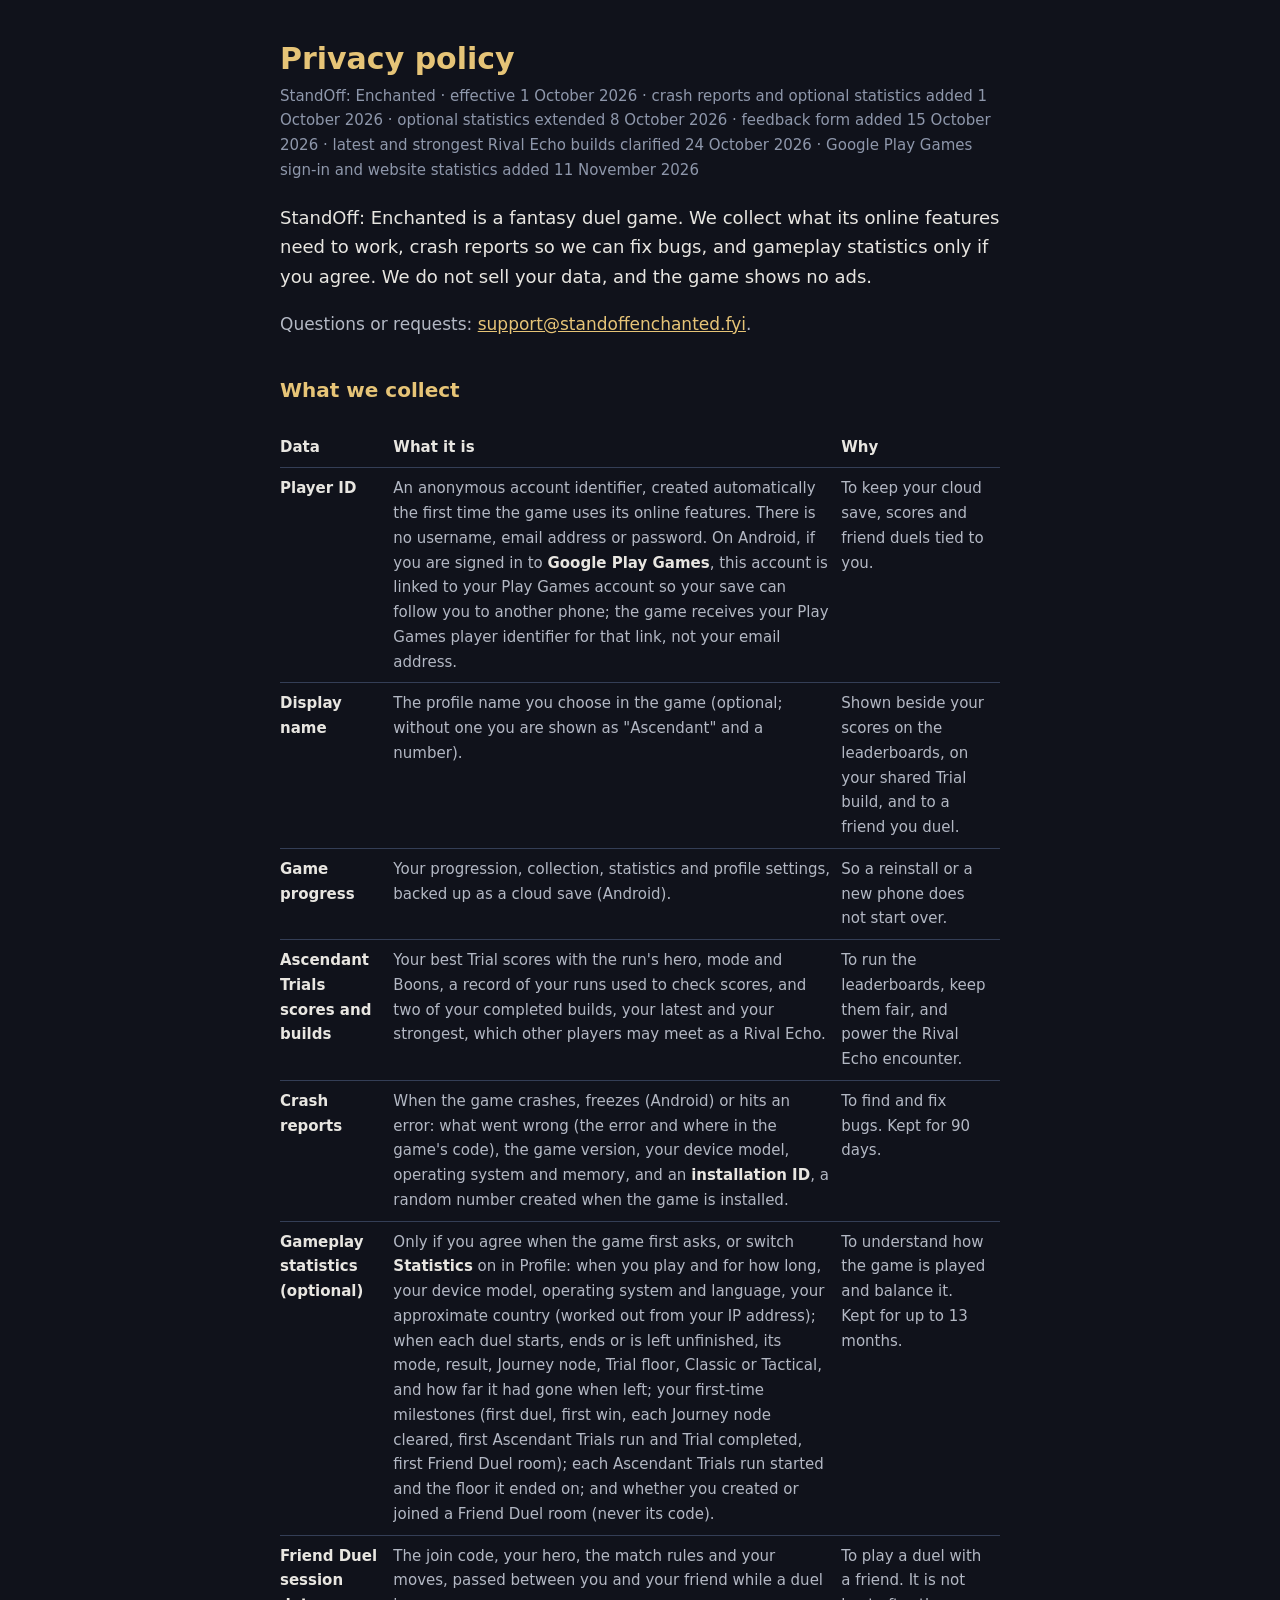
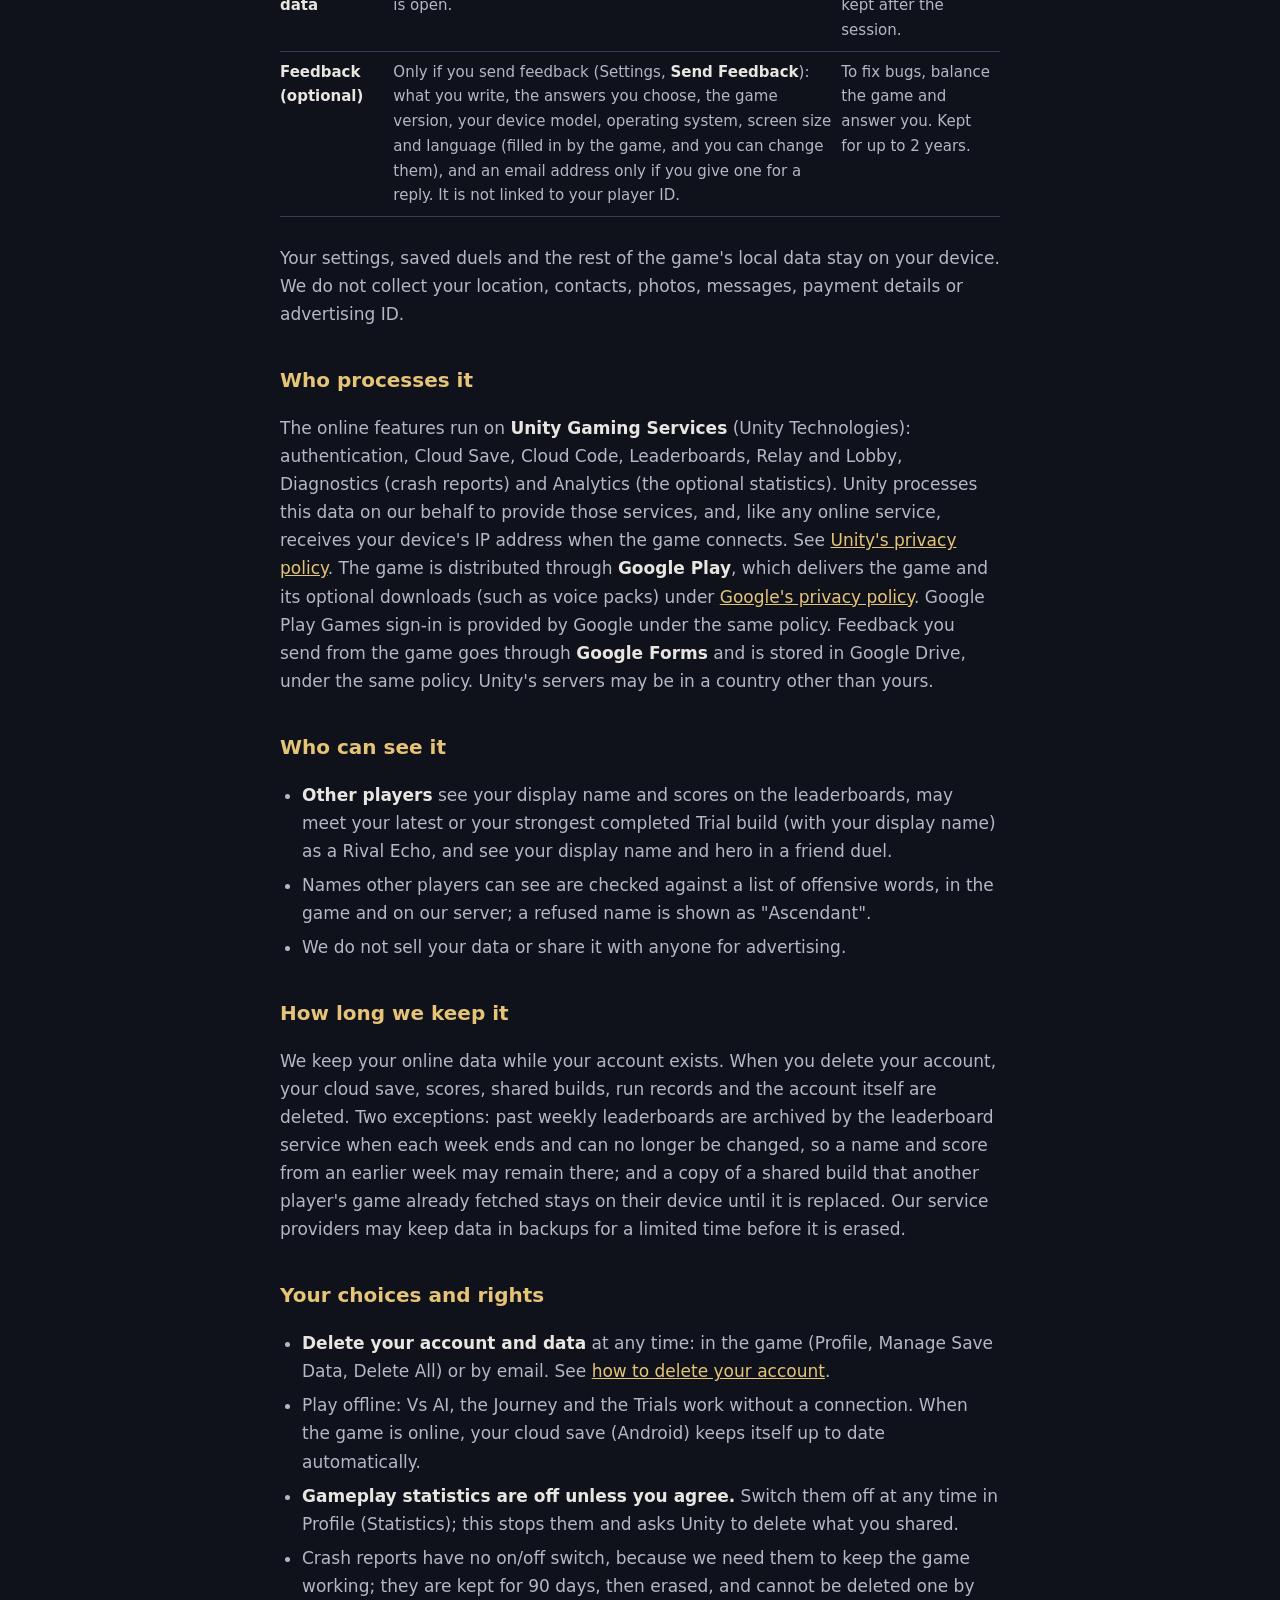
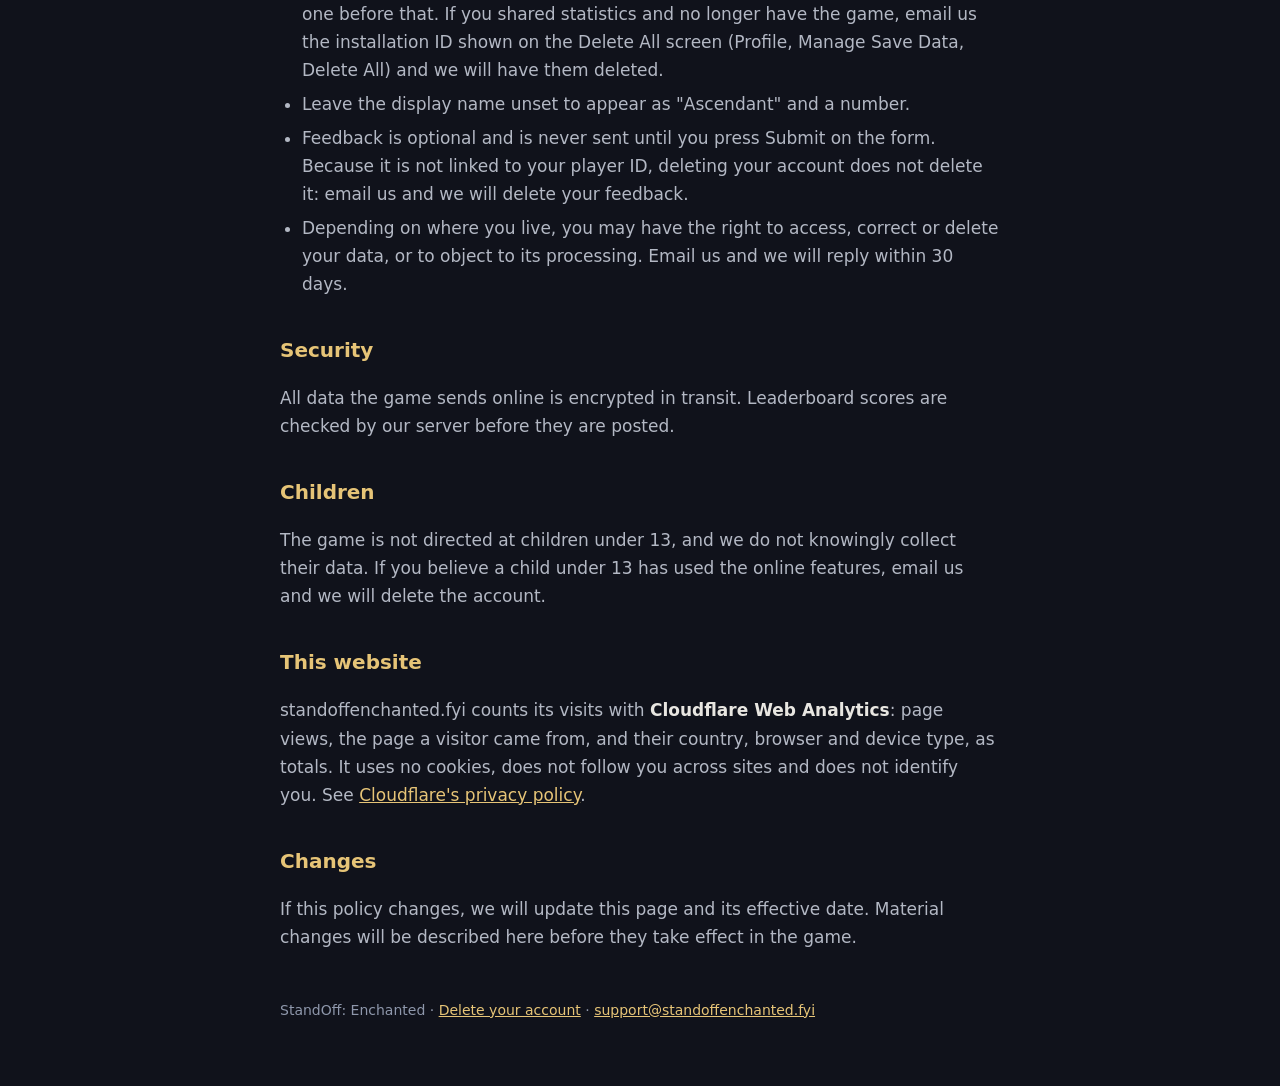
<file: privacy-policy.html>
<!doctype html>
<html lang="en">
<head>
<meta charset="utf-8">
<meta name="viewport" content="width=device-width, initial-scale=1">
<title>Privacy policy · StandOff: Enchanted</title>
<meta name="description" content="What StandOff: Enchanted collects, why, who processes it, and how to delete it.">
<style>
  :root { color-scheme: dark; --bg: #10121b; --panel: #191f2d; --line: #343e56; --text: #e8e6e1; --muted: #b3b8c4; --gold: #e6c477; }
  * { box-sizing: border-box; }
  body { margin: 0; background: var(--bg); color: var(--text); font: 17px/1.65 system-ui, -apple-system, "Segoe UI", Roboto, sans-serif; }
  main { max-width: 760px; margin: 0 auto; padding: 40px 20px 64px; }
  h1 { color: var(--gold); font-size: 30px; line-height: 1.25; margin: 0 0 6px; }
  h2 { color: var(--gold); font-size: 20px; margin: 36px 0 10px; }
  p, li, td { color: var(--muted); }
  strong { color: var(--text); font-weight: 600; }
  .lead { font-size: 18px; color: var(--text); }
  .date { color: #8e97ab; font-size: 15px; margin: 0 0 20px; }
  ul { padding-left: 22px; }
  li { margin: 6px 0; }
  a { color: var(--gold); }
  table { width: 100%; border-collapse: collapse; margin: 10px 0; font-size: 15px; }
  th { text-align: left; color: var(--text); font-weight: 600; border-bottom: 1px solid var(--line); padding: 8px 10px 8px 0; }
  td { border-bottom: 1px solid var(--line); padding: 8px 10px 8px 0; vertical-align: top; }
  .wrap { overflow-x: auto; }
  footer { margin-top: 48px; font-size: 14px; color: #8e97ab; }
</style>
</head>
<body>
<main>
  <h1>Privacy policy</h1>
  <p class="date">StandOff: Enchanted · effective 1 October 2026 · crash reports and optional statistics added 1 October 2026 · optional statistics extended 8 October 2026 · feedback form added 15 October 2026 · latest and strongest Rival Echo builds clarified 24 October 2026 · Google Play Games sign-in and website statistics added 11 November 2026</p>
  <p class="lead">StandOff: Enchanted is a fantasy duel game. We collect what its online features need to work, crash reports so we can fix bugs, and gameplay statistics only if you agree. We do not sell your data, and the game shows no ads.</p>
  <p>Questions or requests: <a href="mailto:support@standoffenchanted.fyi">support@standoffenchanted.fyi</a>.</p>

  <h2>What we collect</h2>
  <div class="wrap"><table>
    <tr><th>Data</th><th>What it is</th><th>Why</th></tr>
    <tr><td><strong>Player ID</strong></td><td>An anonymous account identifier, created automatically the first time the game uses its online features. There is no username, email address or password. On Android, if you are signed in to <strong>Google Play Games</strong>, this account is linked to your Play Games account so your save can follow you to another phone; the game receives your Play Games player identifier for that link, not your email address.</td><td>To keep your cloud save, scores and friend duels tied to you.</td></tr>
    <tr><td><strong>Display name</strong></td><td>The profile name you choose in the game (optional; without one you are shown as "Ascendant" and a number).</td><td>Shown beside your scores on the leaderboards, on your shared Trial build, and to a friend you duel.</td></tr>
    <tr><td><strong>Game progress</strong></td><td>Your progression, collection, statistics and profile settings, backed up as a cloud save (Android).</td><td>So a reinstall or a new phone does not start over.</td></tr>
    <tr><td><strong>Ascendant Trials scores and builds</strong></td><td>Your best Trial scores with the run's hero, mode and Boons, a record of your runs used to check scores, and two of your completed builds, your latest and your strongest, which other players may meet as a Rival Echo.</td><td>To run the leaderboards, keep them fair, and power the Rival Echo encounter.</td></tr>
    <tr><td><strong>Crash reports</strong></td><td>When the game crashes, freezes (Android) or hits an error: what went wrong (the error and where in the game's code), the game version, your device model, operating system and memory, and an <strong>installation ID</strong>, a random number created when the game is installed.</td><td>To find and fix bugs. Kept for 90 days.</td></tr>
    <tr><td><strong>Gameplay statistics (optional)</strong></td><td>Only if you agree when the game first asks, or switch <strong>Statistics</strong> on in Profile: when you play and for how long, your device model, operating system and language, your approximate country (worked out from your IP address); when each duel starts, ends or is left unfinished, its mode, result, Journey node, Trial floor, Classic or Tactical, and how far it had gone when left; your first-time milestones (first duel, first win, each Journey node cleared, first Ascendant Trials run and Trial completed, first Friend Duel room); each Ascendant Trials run started and the floor it ended on; and whether you created or joined a Friend Duel room (never its code).</td><td>To understand how the game is played and balance it. Kept for up to 13 months.</td></tr>
    <tr><td><strong>Friend Duel session data</strong></td><td>The join code, your hero, the match rules and your moves, passed between you and your friend while a duel is open.</td><td>To play a duel with a friend. It is not kept after the session.</td></tr>
    <tr><td><strong>Feedback (optional)</strong></td><td>Only if you send feedback (Settings, <strong>Send Feedback</strong>): what you write, the answers you choose, the game version, your device model, operating system, screen size and language (filled in by the game, and you can change them), and an email address only if you give one for a reply. It is not linked to your player ID.</td><td>To fix bugs, balance the game and answer you. Kept for up to 2 years.</td></tr>
  </table></div>
  <p>Your settings, saved duels and the rest of the game's local data stay on your device. We do not collect your location, contacts, photos, messages, payment details or advertising ID.</p>

  <h2>Who processes it</h2>
  <p>The online features run on <strong>Unity Gaming Services</strong> (Unity Technologies): authentication, Cloud Save, Cloud Code, Leaderboards, Relay and Lobby, Diagnostics (crash reports) and Analytics (the optional statistics). Unity processes this data on our behalf to provide those services, and, like any online service, receives your device's IP address when the game connects. See <a href="https://unity.com/legal/privacy-policy" rel="noopener" target="_blank">Unity's privacy policy</a>. The game is distributed through <strong>Google Play</strong>, which delivers the game and its optional downloads (such as voice packs) under <a href="https://policies.google.com/privacy" rel="noopener" target="_blank">Google's privacy policy</a>. Google Play Games sign-in is provided by Google under the same policy. Feedback you send from the game goes through <strong>Google Forms</strong> and is stored in Google Drive, under the same policy. Unity's servers may be in a country other than yours.</p>

  <h2>Who can see it</h2>
  <ul>
    <li><strong>Other players</strong> see your display name and scores on the leaderboards, may meet your latest or your strongest completed Trial build (with your display name) as a Rival Echo, and see your display name and hero in a friend duel.</li>
    <li>Names other players can see are checked against a list of offensive words, in the game and on our server; a refused name is shown as "Ascendant".</li>
    <li>We do not sell your data or share it with anyone for advertising.</li>
  </ul>

  <h2>How long we keep it</h2>
  <p>We keep your online data while your account exists. When you delete your account, your cloud save, scores, shared builds, run records and the account itself are deleted. Two exceptions: past weekly leaderboards are archived by the leaderboard service when each week ends and can no longer be changed, so a name and score from an earlier week may remain there; and a copy of a shared build that another player's game already fetched stays on their device until it is replaced. Our service providers may keep data in backups for a limited time before it is erased.</p>

  <h2>Your choices and rights</h2>
  <ul>
    <li><strong>Delete your account and data</strong> at any time: in the game (Profile, Manage Save Data, Delete All) or by email. See <a href="delete-account.html">how to delete your account</a>.</li>
    <li>Play offline: Vs AI, the Journey and the Trials work without a connection. When the game is online, your cloud save (Android) keeps itself up to date automatically.</li>
    <li><strong>Gameplay statistics are off unless you agree.</strong> Switch them off at any time in Profile (Statistics); this stops them and asks Unity to delete what you shared.</li>
    <li>Crash reports have no on/off switch, because we need them to keep the game working; they are kept for 90 days, then erased, and cannot be deleted one by one before that. If you shared statistics and no longer have the game, email us the installation ID shown on the Delete All screen (Profile, Manage Save Data, Delete All) and we will have them deleted.</li>
    <li>Leave the display name unset to appear as "Ascendant" and a number.</li>
    <li>Feedback is optional and is never sent until you press Submit on the form. Because it is not linked to your player ID, deleting your account does not delete it: email us and we will delete your feedback.</li>
    <li>Depending on where you live, you may have the right to access, correct or delete your data, or to object to its processing. Email us and we will reply within 30 days.</li>
  </ul>

  <h2>Security</h2>
  <p>All data the game sends online is encrypted in transit. Leaderboard scores are checked by our server before they are posted.</p>

  <h2>Children</h2>
  <p>The game is not directed at children under 13, and we do not knowingly collect their data. If you believe a child under 13 has used the online features, email us and we will delete the account.</p>

  <h2>This website</h2>
  <p>standoffenchanted.fyi counts its visits with <strong>Cloudflare Web Analytics</strong>: page views, the page a visitor came from, and their country, browser and device type, as totals. It uses no cookies, does not follow you across sites and does not identify you. See <a href="https://www.cloudflare.com/privacypolicy/" rel="noopener" target="_blank">Cloudflare's privacy policy</a>.</p>

  <h2>Changes</h2>
  <p>If this policy changes, we will update this page and its effective date. Material changes will be described here before they take effect in the game.</p>

  <footer>
    StandOff: Enchanted · <a href="delete-account.html">Delete your account</a> · <a href="mailto:support@standoffenchanted.fyi">support@standoffenchanted.fyi</a>
  </footer>
</main>
<!-- Cloudflare Web Analytics: cookie-free visit counts (see the privacy policy) --><script type='module' src='https://static.cloudflareinsights.com/beacon.min.js' data-cf-beacon='{"token": "668414665a1d4cda9459548069fe21a7"}'></script><!-- End Cloudflare Web Analytics -->
</body>
</html>
</file>
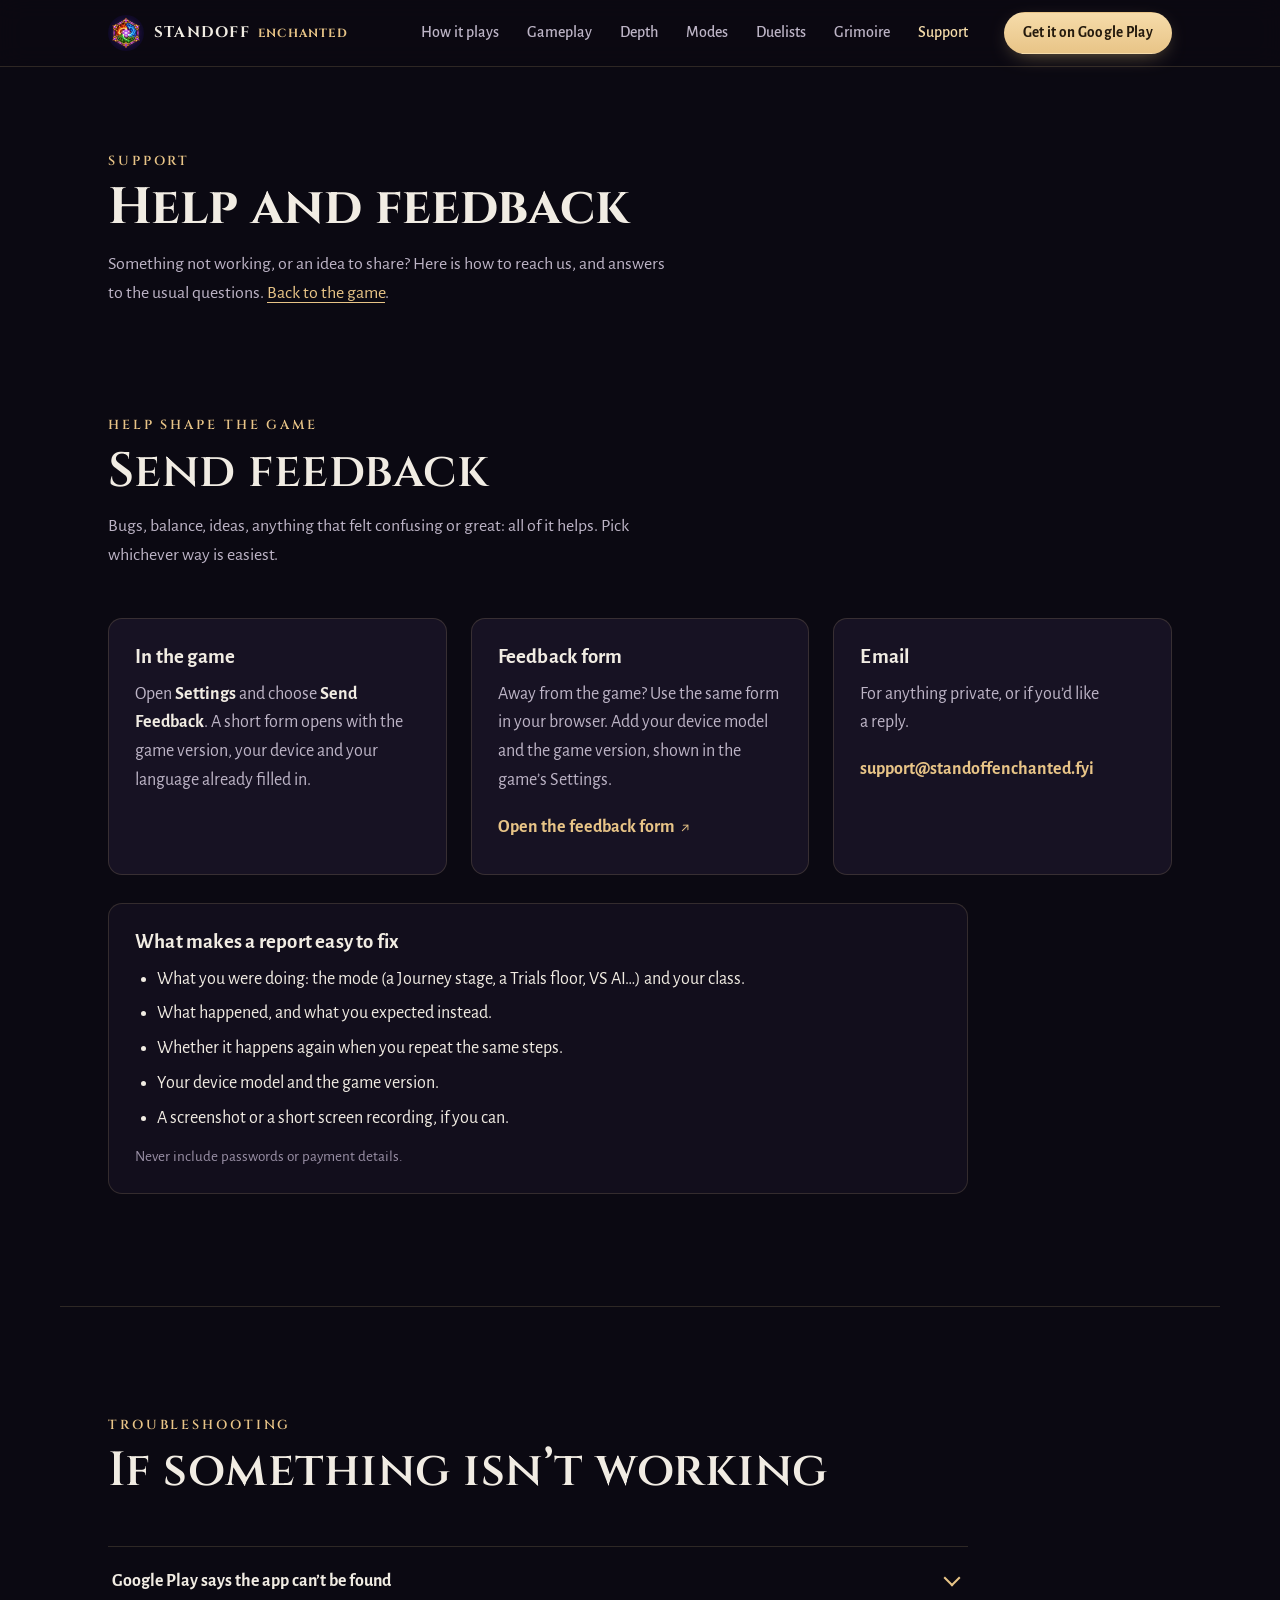
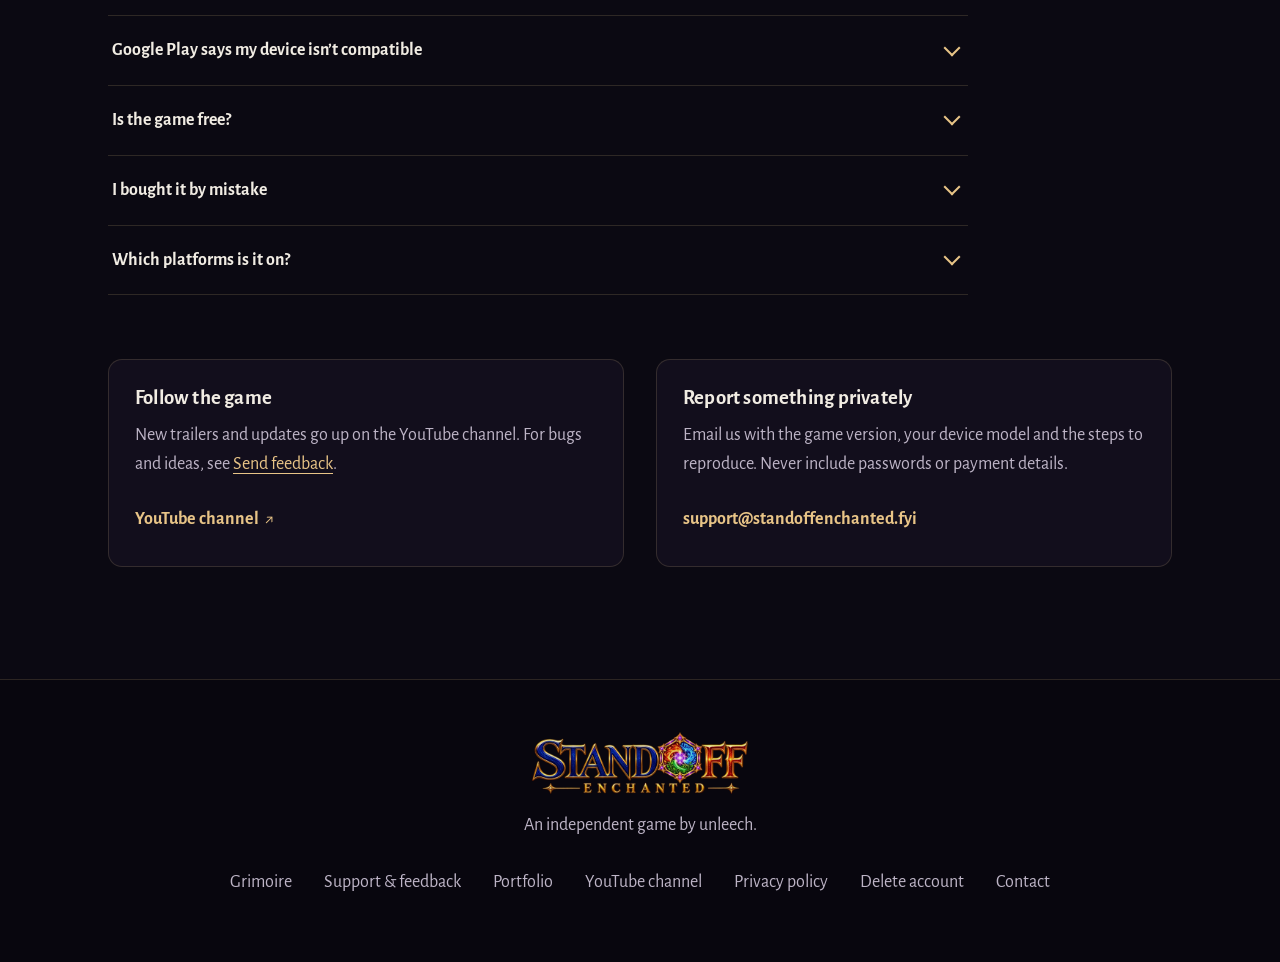
<file: support.html>
<!doctype html>
<html lang="en">
<head>
<meta charset="utf-8">
<meta name="viewport" content="width=device-width,initial-scale=1">
<title>Support and feedback | StandOff: Enchanted</title>
<meta name="description" content="Help with StandOff: Enchanted on Google Play, and how to send feedback, bug reports and ideas to the developer.">
<meta name="theme-color" content="#0b0912">
<link rel="canonical" href="https://standoffenchanted.fyi/support.html">
<link rel="icon" href="assets/icon.webp">
<link rel="preconnect" href="https://fonts.googleapis.com">
<link rel="preconnect" href="https://fonts.gstatic.com" crossorigin>
<link rel="stylesheet" href="https://fonts.googleapis.com/css2?family=Cinzel:wght@500;600;700&family=Alegreya+Sans:ital,wght@0,400;0,500;0,700;1,400&display=swap">
<link rel="stylesheet" href="style.css">
</head>
<body>
<a class="skip" href="#main">Skip to content</a>

<header class="site-header">
  <div class="bar">
    <a class="brand" href="/" aria-label="StandOff: Enchanted, home">
      <img src="assets/icon.webp" width="36" height="36" alt="">
      <span>StandOff <em>Enchanted</em></span>
    </a>
    <nav class="nav" aria-label="Sections">
      <a href="/#how">How it plays</a>
      <a href="/#gameplay">Gameplay</a>
      <a href="/#depth">Depth</a>
      <a href="/#modes">Modes</a>
      <a href="/#duelists">Duelists</a>
      <a href="/grimoire.html">Grimoire</a>
      <a href="/support.html" aria-current="page">Support</a>
    </nav>
    <a class="btn btn-gold btn-small" href="https://play.google.com/store/apps/details?id=com.unleech.standoff&amp;referrer=utm_source%3Dstandoffenchanted.fyi%26utm_medium%3Dwebsite%26utm_campaign%3Dheader" rel="noopener" target="_blank" data-cta="header">Get it on Google Play</a>
  </div>
</header>

<main id="main" class="support-page">
  <div class="support-intro">
    <p class="kicker">Support</p>
    <h1>Help and feedback</h1>
    <p class="lede">Something not working, or an idea to share? Here is how to reach us, and answers to the usual questions. <a href="/">Back to the game</a>.</p>
  </div>

  <!-- Feedback: where to send it and what helps -->
  <section class="section" id="feedback" aria-labelledby="feedback-title">
    <div class="section-head">
      <p class="kicker">Help shape the game</p>
      <h2 id="feedback-title">Send feedback</h2>
      <p class="lede">Bugs, balance, ideas, anything that felt confusing or great: all of it helps. Pick whichever way is easiest.</p>
    </div>
    <div class="ways">
      <div>
        <h3>In the game</h3>
        <p>Open <strong>Settings</strong> and choose <strong>Send Feedback</strong>. A short form opens with the game version, your device and your language already filled in.</p>
      </div>
      <div>
        <h3>Feedback form</h3>
        <p>Away from the game? Use the same form in your browser. Add your device model and the game version, shown in the game’s Settings.</p>
        <p class="links"><a class="text-link" href="https://docs.google.com/forms/d/e/1FAIpQLScJ83Sd4wPuK_RCTvOiK8T6cuznb-36jdZtZd5dZwqGrHaTGQ/viewform" rel="noopener" target="_blank">Open the feedback form</a></p>
      </div>
      <div>
        <h3>Email</h3>
        <p>For anything private, or if you’d like a reply.</p>
        <p class="links"><a class="text-link" href="mailto:support@standoffenchanted.fyi?subject=StandOff%3A%20Enchanted%20feedback">support@standoffenchanted.fyi</a></p>
      </div>
    </div>
    <div class="include">
      <h3>What makes a report easy to fix</h3>
      <ul>
        <li>What you were doing: the mode (a Journey stage, a Trials floor, VS AI…) and your class.</li>
        <li>What happened, and what you expected instead.</li>
        <li>Whether it happens again when you repeat the same steps.</li>
        <li>Your device model and the game version.</li>
        <li>A screenshot or a short screen recording, if you can.</li>
      </ul>
      <p class="note">Never include passwords or payment details.</p>
    </div>
  </section>

  <!-- Help and contact -->
  <section class="section" id="help" aria-labelledby="help-title">
    <div class="section-head">
      <p class="kicker">Troubleshooting</p>
      <h2 id="help-title">If something isn’t working</h2>
    </div>
    <div class="faq">
      <details>
        <summary>Google Play says the app can’t be found</summary>
        <p>Search Google Play for StandOff: Enchanted, or open the <a href="https://play.google.com/store/apps/details?id=com.unleech.standoff&amp;referrer=utm_source%3Dstandoffenchanted.fyi%26utm_medium%3Dwebsite%26utm_campaign%3Dhelp" rel="noopener" target="_blank" data-cta="help">Play Store listing</a> directly. If it still doesn’t appear, your country or device may not be supported yet: email us your device model and country.</p>
      </details>
      <details>
        <summary>Google Play says my device isn’t compatible</summary>
        <p>StandOff: Enchanted is for Android phones and tablets, and some low-memory devices aren’t supported. Tell us your device model so we can check.</p>
      </details>
      <details>
        <summary>Is the game free?</summary>
        <p>No. StandOff: Enchanted is a paid game on Google Play, with no ads. Google Play shows the price for your country.</p>
      </details>
      <details>
        <summary>I bought it by mistake</summary>
        <p>Google Play handles purchases and refunds. Ask Google Play for a refund from your order history, or email us.</p>
      </details>
      <details>
        <summary>Which platforms is it on?</summary>
        <p>Android phones and tablets, through Google Play. Other platforms will be announced when they’re ready.</p>
      </details>
    </div>

    <div class="contact">
      <div>
        <h3>Follow the game</h3>
        <p>New trailers and updates go up on the YouTube channel. For bugs and ideas, see <a href="#feedback">Send feedback</a>.</p>
        <p class="links"><a class="text-link" href="https://www.youtube.com/@StandOffEnchanted" rel="noopener" target="_blank">YouTube channel</a></p>
      </div>
      <div>
        <h3>Report something privately</h3>
        <p>Email us with the game version, your device model and the steps to reproduce. Never include passwords or payment details.</p>
        <p class="links"><a class="text-link" href="mailto:support@standoffenchanted.fyi">support@standoffenchanted.fyi</a></p>
      </div>
    </div>
  </section>
</main>

<footer class="site-footer">
  <div class="foot-inner">
    <img class="foot-logo" src="assets/logo-600.webp" width="600" height="194" loading="lazy" alt="StandOff: Enchanted">
    <p>An independent game by unleech.</p>
    <nav class="foot-links" aria-label="Site and policies">
      <a href="/grimoire.html">Grimoire</a>
      <a href="/support.html">Support &amp; feedback</a>
      <a href="/portfolio/">Portfolio</a>
      <a href="https://www.youtube.com/@StandOffEnchanted" rel="me noopener" target="_blank">YouTube channel</a>
      <a href="/privacy-policy.html">Privacy policy</a>
      <a href="/delete-account.html">Delete account</a>
      <a href="mailto:support@standoffenchanted.fyi">Contact</a>
    </nav>
  </div>
</footer>

<!-- Cloudflare Web Analytics: cookie-free visit counts (see the privacy policy) --><script type='module' src='https://static.cloudflareinsights.com/beacon.min.js' data-cf-beacon='{"token": "668414665a1d4cda9459548069fe21a7"}'></script><!-- End Cloudflare Web Analytics -->
</body>
</html>
</file>
<file: style.css>
/* StandOff: Enchanted, the game page. Dark fantasy: deep night, violet magic, warm gold. */
/* Fallback faces sized to the web fonts (measured against Cinzel and Alegreya Sans), so the text keeps its size
   and lines when the fonts arrive: a first visit's swap no longer moves the page (Cloudflare CLS, 13 Nov 2026).
   A face whose local font is missing is skipped for the next in the stack. */
@font-face {
  font-family: 'Cinzel Fallback'; src: local('Georgia');
  size-adjust: 103.06%; ascent-override: 95.1%; descent-override: 35.9%; line-gap-override: 0%;
}
@font-face {
  font-family: 'Alegreya Sans Fallback'; src: local('Segoe UI');
  size-adjust: 86.05%; ascent-override: 93%; descent-override: 23.2%; line-gap-override: 0%;
}
@font-face {
  font-family: 'Alegreya Sans Fallback 2'; src: local('Roboto'), local('Arial');
  size-adjust: 83.67%; ascent-override: 95.6%; descent-override: 23.9%; line-gap-override: 0%;
}

:root {
  color-scheme: dark;
  --bg: #0b0912;
  --bg-2: #120e1c;
  --panel: #171223;
  --line: rgba(230, 197, 139, 0.16);
  --line-strong: rgba(230, 197, 139, 0.34);
  --text: #f1ece3;
  --muted: #bdb4c6;
  --dim: #9a90a6;
  --gold: #e8c487;
  --gold-hi: #f6dcaa;
  --gold-ink: #241a0d;
  --violet: #9c6bff;
  --violet-soft: rgba(156, 107, 255, 0.14);
  --focus: #d8b4ff;
  --radius: 14px;
  --gutter: clamp(16px, 4.5vw, 48px);
  --max: 1160px;
  --head: 'Cinzel', 'Cinzel Fallback', 'Trajan Pro', Georgia, serif;
  --body: 'Alegreya Sans', 'Alegreya Sans Fallback', 'Alegreya Sans Fallback 2', system-ui, -apple-system, 'Segoe UI', sans-serif;
}

*, *::before, *::after { box-sizing: border-box; }
html { scroll-behavior: smooth; scroll-padding-top: 84px; -webkit-text-size-adjust: 100%; }
body {
  margin: 0;
  background: var(--bg);
  color: var(--text);
  font: 400 18px/1.6 var(--body);
  overflow-x: hidden;
}
img { max-width: 100%; display: block; }
a { color: var(--gold); text-underline-offset: 4px; text-decoration-thickness: 1px; }
a:hover { color: var(--gold-hi); }
:focus-visible { outline: 3px solid var(--focus); outline-offset: 3px; border-radius: 6px; }
p { margin: 0 0 1em; color: var(--muted); }
strong { color: var(--text); font-weight: 700; }
h1, h2, h3 { margin: 0; font-weight: 600; color: var(--text); }
h2 {
  font-family: var(--head);
  font-size: clamp(1.75rem, 1.2rem + 2.4vw, 3rem);
  line-height: 1.12;
  letter-spacing: 0.01em;
  text-wrap: balance;
}
h3 { font-size: 1.3rem; line-height: 1.3; letter-spacing: 0.01em; }
.gold { color: var(--gold); }
.sr-only { position: absolute; width: 1px; height: 1px; overflow: hidden; clip: rect(0 0 0 0); white-space: nowrap; }

.skip {
  position: absolute; left: 12px; top: -80px; z-index: 50;
  background: var(--gold); color: var(--gold-ink); padding: 12px 18px; border-radius: 10px; font-weight: 700;
}
.skip:focus { top: 12px; }

/* ---------------------------------------------------------------- buttons */
.btn {
  display: inline-flex; align-items: center; justify-content: center; gap: 10px;
  min-height: 48px; padding: 12px 22px;
  border-radius: 999px; border: 1px solid transparent;
  font: 700 1rem/1.2 var(--body); letter-spacing: 0.02em; text-decoration: none;
  transition: transform .18s ease, background-color .18s ease, border-color .18s ease, color .18s ease, box-shadow .18s ease;
}
.btn-gold {
  background: linear-gradient(180deg, var(--gold-hi), var(--gold));
  color: var(--gold-ink);
  box-shadow: 0 6px 22px -10px rgba(232, 196, 135, 0.7);
}
.btn-gold:hover { color: var(--gold-ink); transform: translateY(-1px); box-shadow: 0 10px 28px -10px rgba(232, 196, 135, 0.85); }
.btn-ghost { color: var(--text); border-color: var(--line-strong); background: rgba(11, 9, 18, 0.45); }
.btn-ghost:hover { color: var(--text); border-color: var(--gold); background: rgba(232, 196, 135, 0.08); }
.btn-large { min-height: 56px; padding: 14px 30px; font-size: 1.08rem; }
.btn-small { min-height: 42px; padding: 9px 18px; font-size: .95rem; }
.tri {
  width: 0; height: 0; border-left: 10px solid currentColor;
  border-top: 6px solid transparent; border-bottom: 6px solid transparent;
}

/* ---------------------------------------------------------------- header */
.site-header {
  position: sticky; top: 0; z-index: 30;
  background: rgba(11, 9, 18, 0.82);
  backdrop-filter: blur(12px); -webkit-backdrop-filter: blur(12px);
  border-bottom: 1px solid var(--line);
}
.bar {
  max-width: var(--max); margin: 0 auto; padding: 10px var(--gutter);
  display: flex; align-items: center; gap: 24px;
}
.brand {
  display: inline-flex; align-items: center; gap: 10px; text-decoration: none; color: var(--text);
  font: 700 .95rem/1 var(--head); letter-spacing: .08em; text-transform: uppercase; white-space: nowrap;
}
.brand img { border-radius: 50%; }
.brand em { font-style: normal; color: var(--gold); font-size: .78em; margin-left: .25em; }
.nav { display: flex; gap: 4px; margin-left: auto; }
.nav a {
  color: var(--muted); text-decoration: none; font-weight: 500; font-size: 1rem;
  padding: 10px 12px; border-radius: 999px; white-space: nowrap;
}
.nav a:hover { color: var(--text); background: rgba(255, 255, 255, 0.05); }

/* ---------------------------------------------------------------- hero */
/* The promise and the store on the left, real gameplay on the right (stacked on phones). */
.hero {
  position: relative; isolation: isolate;
  padding: clamp(40px, 8vh, 96px) var(--gutter) clamp(40px, 7vh, 80px);
  overflow: hidden;
}
.hero-bg { position: absolute; inset: 0; z-index: -1; }
.hero-bg img { width: 100%; height: 100%; object-fit: cover; object-position: 50% 40%; }
.hero::after {
  content: ""; position: absolute; inset: 0; z-index: -1;
  background:
    linear-gradient(90deg, rgba(11, 9, 18, 0.88) 0%, rgba(11, 9, 18, 0.62) 48%, rgba(11, 9, 18, 0.35) 100%),
    linear-gradient(180deg, rgba(11, 9, 18, 0.2) 0%, rgba(11, 9, 18, 0.1) 55%, var(--bg) 100%);
}
.hero-grid {
  max-width: var(--max); margin: 0 auto;
  display: grid; grid-template-columns: minmax(0, 1fr) minmax(0, 1.12fr); gap: clamp(28px, 4vw, 56px); align-items: center;
}
.logo { position: relative; margin: 0 0 18px; max-width: 440px; }
.logo img { width: 100%; height: auto; filter: drop-shadow(0 8px 24px rgba(0, 0, 0, .55)); }
/* The logo's hexagon emblem, alive: laid exactly over its own place in the logo (crop 686,24 to 936,274 of 1200 x 388). */
.logo .logo-emblem { position: absolute; left: 57.1667%; top: 6.1856%; width: 20.8333%; height: auto; filter: none; pointer-events: none; }
.hero h1 {
  font-family: var(--head); font-weight: 700;
  font-size: clamp(2rem, 1.3rem + 3vw, 3.4rem); line-height: 1.08; letter-spacing: .01em;
  text-wrap: balance; text-shadow: 0 2px 18px rgba(0, 0, 0, .7);
  margin-bottom: 16px;
}
.hero h1 span { display: block; color: var(--gold); }
.pitch { max-width: 34em; margin: 0 0 26px; color: #ddd5e4; font-size: 1.14rem; text-shadow: 0 2px 12px rgba(0, 0, 0, .8); }
.hero-actions { display: flex; flex-wrap: wrap; align-items: center; gap: 14px; }
.byline { margin: 20px 0 0; font-size: .95rem; color: var(--muted); }
.pulse { display: inline-block; vertical-align: .1em; margin-right: 8px; width: 8px; height: 8px; border-radius: 50%; background: #9be38f; box-shadow: 0 0 0 0 rgba(155, 227, 143, .6); animation: pulse 2.4s ease-out infinite; }
@keyframes pulse { 0% { box-shadow: 0 0 0 0 rgba(155, 227, 143, .55); } 70%, 100% { box-shadow: 0 0 0 9px rgba(155, 227, 143, 0); } }

.hero-video { margin: 0; }
.video-frame {
  position: relative; aspect-ratio: 16 / 9; overflow: hidden;
  border-radius: var(--radius); border: 1px solid var(--line-strong); background: #000;
  box-shadow: 0 40px 80px -40px rgba(156, 107, 255, .6), 0 0 0 6px rgba(232, 196, 135, .06);
}
.video-frame video { display: block; width: 100%; height: 100%; object-fit: cover; }
.video-start { position: absolute; inset: 0; z-index: 1; border: 0; padding: 0; background: linear-gradient(180deg, transparent 40%, rgba(11, 9, 18, .5)); cursor: pointer; }
.video-start:hover .play { transform: scale(1.06); background: rgba(11, 9, 18, .8); }
.video-sound {
  position: absolute; z-index: 2; right: 12px; bottom: 12px; min-height: 40px; padding: 8px 14px 8px 36px;
  border-radius: 999px; border: 1px solid var(--line-strong); background: rgba(11, 9, 18, .72) no-repeat 13px 50% / 16px 16px;
  background-image: url("data:image/svg+xml,%3Csvg xmlns='http://www.w3.org/2000/svg' viewBox='0 0 24 24' fill='none' stroke='%23f6dcaa' stroke-width='2' stroke-linecap='round' stroke-linejoin='round'%3E%3Cpath d='M11 5 6 9H2v6h4l5 4z'/%3E%3Cpath d='M15.5 8.5a5 5 0 0 1 0 7M19 5a10 10 0 0 1 0 14'/%3E%3C/svg%3E");
  color: var(--gold-hi); font: 700 .9rem/1 var(--body); cursor: pointer;
}
.video-sound:hover { border-color: var(--gold); }
/* Phones: the upright cut of the same loop, as tall as fits on screen (JavaScript picks it and adds .portrait). */
.video-frame.portrait { aspect-ratio: 9 / 16; width: min(100%, calc(72svh * 9 / 16)); margin: 0 auto; }
.hero-video figcaption { margin-top: 10px; font-size: .92rem; color: var(--dim); }

/* ---------------------------------------------------------------- sections */
.section { max-width: var(--max); margin: 0 auto; padding: clamp(64px, 9vw, 112px) var(--gutter); }
.section + .section { border-top: 1px solid var(--line); }
.section-head { max-width: 720px; margin-bottom: clamp(28px, 4vw, 48px); }
.kicker {
  margin: 0 0 12px; color: var(--gold); font: 600 .82rem/1 var(--head);
  letter-spacing: .22em; text-transform: uppercase;
}
.lede { margin-top: 16px; font-size: 1.12rem; }
.note { margin: 24px 0 0; font-size: .95rem; color: var(--dim); }

/* ---------------------------------------------------------------- trailers */
.trailers { display: grid; grid-template-columns: repeat(2, minmax(0, 1fr)); gap: clamp(20px, 3vw, 32px); }
.trailer-feature { grid-column: 1 / -1; }
.trailer-frame {
  position: relative; display: block; aspect-ratio: 16 / 9; overflow: hidden;
  border-radius: var(--radius); border: 1px solid var(--line-strong); background: #000;
}
.trailer-frame img { width: 100%; height: 100%; object-fit: cover; transition: transform .5s ease, filter .3s ease; }
.trailer-frame::after {
  content: ""; position: absolute; inset: 0;
  background: linear-gradient(180deg, transparent 45%, rgba(11, 9, 18, .55));
}
.play {
  position: absolute; z-index: 1; left: 50%; top: 50%; width: 78px; height: 78px; translate: -50% -50%;
  border-radius: 50%; background: rgba(11, 9, 18, .62); border: 2px solid var(--gold);
  box-shadow: 0 0 0 6px rgba(232, 196, 135, .14);
  transition: transform .2s ease, background-color .2s ease;
}
.play::before {
  content: ""; position: absolute; left: 50%; top: 50%; translate: -36% -50%;
  border-left: 22px solid var(--gold-hi); border-top: 14px solid transparent; border-bottom: 14px solid transparent;
}
.trailer-frame:hover img { transform: scale(1.03); filter: brightness(1.08); }
.trailer-frame:hover .play { transform: scale(1.06); background: rgba(11, 9, 18, .8); }
.trailer-frame iframe { position: absolute; inset: 0; width: 100%; height: 100%; border: 0; z-index: 2; }
.trailer-copy { padding: 18px 4px 0; }
.trailer-copy h3 { margin-bottom: 6px; }
.trailer-copy p { margin-bottom: 8px; }
.text-link { font-weight: 700; text-decoration: none; display: inline-flex; align-items: center; gap: 6px; padding: 8px 0; }
.text-link::after { content: "↗"; font-weight: 400; }
.text-link:hover { text-decoration: underline; }
.text-link[href^="mailto:"]::after { content: none; }

.schools { list-style: none; padding: 0; margin: 0 0 16px; display: flex; flex-wrap: wrap; gap: 8px; }
.schools li {
  display: inline-flex; align-items: center; gap: 7px; padding: 5px 12px;
  border: 1px solid var(--line); border-radius: 999px; font-size: .95rem; color: var(--text); background: rgba(255, 255, 255, .02);
}
.sw { width: 10px; height: 10px; border-radius: 50%; }
.sw.fire { background: #ff7a3d; } .sw.water { background: #47b8ff; } .sw.grass { background: #5fd36a; }
.sw.light { background: #ffd866; } .sw.void { background: #a873ff; } .sw.earth { background: #c79358; }

/* ---------------------------------------------------------------- modes */
.modes { display: grid; grid-template-columns: repeat(2, minmax(0, 1fr)); gap: clamp(20px, 3vw, 32px); }
.mode { border-radius: var(--radius); overflow: hidden; background: var(--panel); border: 1px solid var(--line); }
.mode img { width: 100%; height: auto; aspect-ratio: 16 / 9; object-fit: cover; }
.mode-copy { padding: 22px 24px 8px; }
.mode-tag { margin: 0 0 6px; color: var(--gold); font: 600 .78rem/1 var(--head); letter-spacing: .18em; text-transform: uppercase; }
.mode-copy h3 { font: 600 1.5rem/1.2 var(--head); margin-bottom: 10px; }
.mode-list {
  list-style: none; margin: clamp(20px, 3vw, 32px) 0 0; padding: 0;
  display: grid; grid-template-columns: repeat(3, minmax(0, 1fr));
  border-top: 1px solid var(--line); border-bottom: 1px solid var(--line);
}
.mode-list li { padding: 22px 24px 8px; }
.mode-list li + li { border-left: 1px solid var(--line); }
.mode-list h3 { font: 600 1.15rem/1.2 var(--head); margin-bottom: 8px; color: var(--gold-hi); }

/* ---------------------------------------------------------------- screenshots */
.gallery {
  list-style: none; margin: 0; padding: 0;
  display: grid; grid-template-columns: repeat(4, minmax(0, 1fr)); gap: 14px;
}
.gallery a { display: block; border-radius: 10px; overflow: hidden; border: 1px solid var(--line); aspect-ratio: 16 / 9; background: var(--panel); }
.gallery img { width: 100%; height: 100%; object-fit: cover; transition: transform .4s ease, filter .3s ease; }
.gallery a:hover img { transform: scale(1.04); filter: brightness(1.1); }

.viewer { padding: 0; border: 1px solid var(--line-strong); border-radius: var(--radius); background: #000; max-width: min(1400px, 94vw); width: 100%; }
.viewer::backdrop { background: rgba(5, 4, 9, .86); }
.viewer img { width: 100%; height: auto; max-height: 88vh; object-fit: contain; }
/* A trailer opens large, over the page: 16:9, as wide as the screen allows without running off its height. */
.video-viewer { width: min(1200px, 94vw, calc(84vh * 16 / 9)); max-width: none; overflow: visible; }
.video-box { aspect-ratio: 16 / 9; width: 100%; }
.video-box iframe { display: block; width: 100%; height: 100%; border: 0; border-radius: var(--radius); }
/* The close button sits above the player, clear of YouTube's own controls. */
.video-viewer .viewer-close { top: -60px; right: 0; }
.viewer-close {
  position: absolute; top: 10px; right: 10px; width: 48px; height: 48px;
  border-radius: 50%; border: 1px solid var(--line-strong); background: rgba(11, 9, 18, .8);
  color: var(--text); font-size: 28px; line-height: 1; cursor: pointer;
}

/* ---------------------------------------------------------------- join */
/* The official Google Play badge: unaltered artwork, always linking to the store listing. */
.play-badge { display: inline-flex; line-height: 0; border-radius: 10px; }
.play-badge img { height: 48px; width: auto; }
.play-badge-large img { height: 56px; }
.play-badge-xl img { height: 64px; }
.play-badge:focus-visible { outline: 2px solid var(--gold-hi); outline-offset: 4px; }
/* ---------------------------------------------------------------- help */
.faq { max-width: 860px; border-top: 1px solid var(--line); }
.faq details { border-bottom: 1px solid var(--line); }
.faq summary {
  list-style: none; cursor: pointer; display: flex; align-items: center; justify-content: space-between; gap: 16px;
  padding: 20px 4px; min-height: 56px; font-weight: 700; font-size: 1.12rem; color: var(--text);
}
.faq summary::-webkit-details-marker { display: none; }
.faq summary::after {
  content: ""; flex: none; width: 12px; height: 12px; margin-right: 6px;
  border-right: 2px solid var(--gold); border-bottom: 2px solid var(--gold); rotate: 45deg; translate: 0 -3px;
  transition: rotate .2s ease, translate .2s ease;
}
.faq details[open] summary::after { rotate: 225deg; translate: 0 3px; }
.faq details p { padding: 0 4px 20px; max-width: 760px; margin: 0; }
.contact { display: grid; grid-template-columns: repeat(2, minmax(0, 1fr)); gap: clamp(20px, 3vw, 32px); margin-top: clamp(40px, 6vw, 64px); }
.contact > div { padding: 24px 26px; border: 1px solid var(--line); border-radius: var(--radius); background: var(--bg-2); }
.contact h3 { margin-bottom: 10px; }
.contact .links { margin: 0; }

/* ---------------------------------------------------------------- feedback */
.ways { display: grid; grid-template-columns: repeat(3, minmax(0, 1fr)); gap: clamp(16px, 2.4vw, 24px); }
.ways > div { padding: 24px 26px; border: 1px solid var(--line); border-radius: var(--radius); background: var(--panel); }
.ways h3 { margin-bottom: 10px; }
.ways p { margin-bottom: 10px; }
.ways p:last-child, .ways .links { margin-bottom: 0; }
.include { margin-top: clamp(20px, 3vw, 28px); max-width: 860px; padding: 24px 26px; border-radius: var(--radius); border: 1px solid var(--line); background: var(--bg-2); }
.include h3 { margin-bottom: 10px; }
.include ul { margin: 0 0 12px; padding-left: 1.2em; }
.include li { margin-bottom: 6px; }
.include .note { margin: 0; color: var(--dim); font-size: .95rem; }

/* ---------------------------------------------------------------- support page */
.support-intro { max-width: var(--max); margin: 0 auto; padding: clamp(48px, 7vw, 88px) var(--gutter) 0; }
.support-intro h1 { font: 700 clamp(2rem, 1.3rem + 3vw, 3.2rem)/1.1 var(--head); margin-bottom: 8px; }
.support-page .section:first-of-type { border-top: 0; }
.nav a[aria-current="page"] { color: var(--gold-hi); }

/* ---------------------------------------------------------------- footer */
.site-footer { border-top: 1px solid var(--line); background: #08060e; }
.foot-inner { max-width: var(--max); margin: 0 auto; padding: 48px var(--gutter) 56px; text-align: center; }
.foot-logo { width: 220px; height: auto; margin: 0 auto 12px; opacity: .92; }
.foot-links { display: flex; flex-wrap: wrap; justify-content: center; gap: 4px 8px; }
.foot-links a { padding: 10px 12px; color: var(--muted); text-decoration: none; }
.foot-links a:hover { color: var(--gold-hi); text-decoration: underline; }

/* ---------------------------------------------------------------- how a duel plays */
.beats { list-style: none; margin: 0; padding: 0; display: grid; grid-template-columns: repeat(3, minmax(0, 1fr)); gap: clamp(18px, 2.6vw, 28px); }
.beats li { background: var(--panel); border: 1px solid var(--line); border-radius: var(--radius); overflow: hidden; }
.beats img { width: 100%; height: auto; aspect-ratio: 16 / 9; object-fit: cover; }
.beats h3 { display: flex; align-items: center; gap: 12px; padding: 20px 22px 8px; font: 600 1.3rem/1.2 var(--head); }
.beats p { padding: 0 22px 6px; }
.beat-num {
  flex: none; width: 36px; height: 36px; border-radius: 50%; display: grid; place-items: center;
  font: 700 1.05rem/1 var(--head); color: var(--gold-ink); background: linear-gradient(180deg, var(--gold-hi), var(--gold));
}
.beat-line { margin: clamp(24px, 3vw, 32px) 0 0; max-width: 46em; font-size: 1.12rem; color: var(--text); }

.sub-head { margin: clamp(48px, 6vw, 72px) 0 20px; font: 600 1.5rem/1.2 var(--head); }
.cta-strip {
  margin-top: clamp(32px, 4vw, 48px); padding: 20px 24px;
  display: flex; flex-wrap: wrap; align-items: center; justify-content: space-between; gap: 14px 24px;
  border: 1px solid var(--line-strong); border-radius: var(--radius);
  background: linear-gradient(90deg, rgba(156, 107, 255, .1), rgba(232, 196, 135, .06));
}
.cta-strip p { margin: 0; font-size: 1.15rem; color: var(--muted); }

/* ---------------------------------------------------------------- depth */
.cards { display: grid; grid-template-columns: repeat(3, minmax(0, 1fr)); gap: clamp(16px, 2.2vw, 24px); }
.card { padding: 24px 24px 14px; background: var(--panel); border: 1px solid var(--line); border-radius: var(--radius); display: flex; flex-direction: column; }
.card h3 { font: 600 1.3rem/1.2 var(--head); margin-bottom: 12px; color: var(--gold-hi); }
.card > p { margin-bottom: 10px; }
.card details { margin-top: auto; border-top: 1px solid var(--line); }
.card summary {
  list-style: none; cursor: pointer; display: flex; align-items: center; justify-content: space-between;
  min-height: 48px; color: var(--gold); font-weight: 700;
}
.card summary::-webkit-details-marker { display: none; }
.card summary::after {
  content: ""; width: 9px; height: 9px; margin-right: 4px; border-right: 2px solid currentColor; border-bottom: 2px solid currentColor;
  rotate: 45deg; translate: 0 -2px; transition: rotate .2s ease, translate .2s ease;
}
.card details[open] summary::after { rotate: 225deg; translate: 0 2px; }
.card details p { margin: 0 0 10px; font-size: .98rem; }

/* ---------------------------------------------------------------- why play */
.why { list-style: none; margin: 0; padding: 0; display: grid; grid-template-columns: repeat(2, minmax(0, 1fr)); gap: 4px 40px; max-width: 980px; }
.why li { position: relative; padding: 14px 0 14px 40px; border-bottom: 1px solid var(--line); color: var(--muted); }
.why li::before {
  content: ""; position: absolute; left: 4px; top: 19px; width: 18px; height: 10px;
  border-left: 3px solid var(--gold); border-bottom: 3px solid var(--gold); rotate: -45deg;
}

/* ---------------------------------------------------------------- final call */
.final { position: relative; isolation: isolate; overflow: hidden; border-top: 1px solid var(--line); text-align: center; padding: clamp(80px, 12vw, 150px) var(--gutter); }
.final-bg { position: absolute; inset: 0; z-index: -1; }
.final-bg img { width: 100%; height: 100%; object-fit: cover; }
.final::after { content: ""; position: absolute; inset: 0; z-index: -1; background: radial-gradient(ellipse 80% 70% at 50% 50%, rgba(11, 9, 18, .72), rgba(11, 9, 18, .9)); }
.final-inner { max-width: 760px; margin: 0 auto; }
.final h2 { font-size: clamp(2rem, 1.3rem + 3vw, 3.4rem); margin-bottom: 14px; text-shadow: 0 2px 18px rgba(0, 0, 0, .7); }
.final-line { font: 600 clamp(1.1rem, .95rem + .8vw, 1.45rem)/1.35 var(--head); color: var(--text); margin-bottom: 28px; }
.final-note { margin: 18px 0 0; color: var(--muted); font-size: .98rem; }

/* ---------------------------------------------------------------- responsive */
/* Seven links (the Grimoire joined on 20 Nov 2026) and the store button fit in one line from about 1240px; narrower, the bar keeps the brand and the button. */
@media (max-width: 1240px) {
  .nav { display: none; }
  .bar { justify-content: space-between; }
}
@media (max-width: 980px) {
  .bar { justify-content: space-between; }
  .gallery { grid-template-columns: repeat(2, minmax(0, 1fr)); }
}
@media (max-width: 980px) {
  .hero-grid { grid-template-columns: minmax(0, 1fr); }
  .hero-copy { text-align: center; }
  .logo { margin-left: auto; margin-right: auto; }
  .pitch { margin-left: auto; margin-right: auto; }
  .hero-actions { justify-content: center; }
  .hero::after { background: linear-gradient(180deg, rgba(11, 9, 18, .55) 0%, rgba(11, 9, 18, .78) 45%, var(--bg) 100%); }
  .cards { grid-template-columns: repeat(2, minmax(0, 1fr)); }
}
@media (max-width: 860px) {
  .trailers, .modes, .contact, .ways, .beats, .why { grid-template-columns: minmax(0, 1fr); }
  .mode-list { grid-template-columns: minmax(0, 1fr); }
  .mode-list li + li { border-left: 0; border-top: 1px solid var(--line); }
}
@media (max-width: 560px) {
  body { font-size: 17px; }
  .brand span { font-size: .82rem; }
  .hero { padding-top: 28px; padding-bottom: 24px; }
  .cards { grid-template-columns: minmax(0, 1fr); }
  .bar .btn-small { padding: 9px 14px; font-size: .88rem; }
  .section { padding-top: 52px; padding-bottom: 56px; }
  .hero-actions .btn { width: 100%; }
  .play { width: 64px; height: 64px; }
  .play::before { border-left-width: 18px; border-top-width: 11px; border-bottom-width: 11px; }
  .gallery { gap: 10px; }
  .contact > div, .ways > div, .include, .card { padding: 20px; }
  .cta-strip { justify-content: center; text-align: center; }
}
@media (max-width: 380px) {
  .brand span { display: none; }
}

/* ---------------------------------------------------------------- duelists */
.lede { max-width: 62ch; margin: 14px 0 0; color: var(--muted); }
/* No single word left alone on a paragraph's last line ("for every / step."), where the browser supports it. */
p, .lede { text-wrap: pretty; }
.duelists { list-style: none; margin: 0; padding: 0; display: grid; grid-template-columns: repeat(4, minmax(0, 1fr)); gap: clamp(12px, 2vw, 22px); }
@media (max-width: 980px) { .duelists { grid-template-columns: repeat(3, minmax(0, 1fr)); } }
@media (max-width: 640px) { .duelists { grid-template-columns: repeat(2, minmax(0, 1fr)); } .duelist { padding: 14px 12px 4px; } }
.duelist { background: var(--panel); border: 1px solid var(--line); border-radius: var(--radius); padding: 18px 18px 8px; text-align: center; outline: none; transition: border-color .2s ease; }
.duelist:hover, .duelist:focus-visible, .duelist.playing { border-color: var(--line-strong); }
.duelist img { width: min(150px, 70%); height: auto; aspect-ratio: 1; margin: 0 auto 12px; display: block; }
.duelist h3 { font: 600 1.15rem/1.2 var(--head); margin-bottom: 4px; }
.duelist .passive { margin: 0 0 8px; color: var(--gold); font: 600 .78rem/1.2 var(--head); letter-spacing: .14em; text-transform: uppercase; }
.duelist p:last-child { color: var(--muted); font-size: .92rem; }

/* ---------------------------------------------------------------- motion */
@media (prefers-reduced-motion: reduce) {
  html { scroll-behavior: auto; }
  *, *::before, *::after { transition: none !important; animation: none !important; }
  .btn-gold:hover { transform: none; }
}

/* ---------------------------------------------------------------- grimoire page */
/* The game's Grimoire as a page (grimoire.html, made by tools/site/make_grimoire_page.py): chapters on the left,
   each entry with the game's own icons beside it, the Arcana codex as searchable cards. */
.g-intro { padding-bottom: clamp(24px, 4vw, 40px); }
.g-layout {
  max-width: var(--max); margin: 0 auto; padding: 0 var(--gutter) clamp(64px, 9vw, 112px);
  display: grid; grid-template-columns: 220px minmax(0, 1fr); gap: clamp(28px, 4vw, 56px); align-items: start;
}
.g-toc { position: sticky; top: 84px; max-height: calc(100vh - 100px); overflow-y: auto; padding: 4px 0; }
.g-toc ol { list-style: none; margin: 0; padding: 0; border-left: 1px solid var(--line); }
.g-toc a { display: block; padding: 7px 0 7px 16px; margin-left: -1px; border-left: 2px solid transparent; color: var(--muted); text-decoration: none; font-size: .98rem; line-height: 1.3; }
.g-toc a:hover { color: var(--text); border-left-color: var(--gold); }
.g-chapter { padding: clamp(28px, 4vw, 44px) 0; border-top: 1px solid var(--line); }
.g-chapter:first-child { border-top: 0; padding-top: 0; }
.g-chapter > h2 { font-size: clamp(1.5rem, 1.1rem + 1.6vw, 2.2rem); margin-bottom: 22px; }
.g-entry { display: grid; grid-template-columns: minmax(0, 1fr); gap: 20px; padding: 6px 0 4px; }
.g-entry.has-icons { grid-template-columns: 128px minmax(0, 1fr); }
.g-entry + .g-entry { margin-top: 14px; }
.g-icons { display: flex; flex-wrap: wrap; justify-content: center; align-content: flex-start; gap: 6px; padding-top: 2px; }
.g-icon { width: 64px; height: 64px; object-fit: contain; }
.g-icons-2 .g-icon, .g-icons-3 .g-icon, .g-icons-4 .g-icon { width: 56px; height: 56px; }
.g-text h3 { font: 600 1.12rem/1.3 var(--head); letter-spacing: .06em; margin-bottom: 6px; }
.g-tag { font: 500 .95rem/1 var(--body); letter-spacing: 0; color: var(--muted); margin-left: 8px; }
.g-text p { margin: 0 0 .7em; max-width: 68ch; }
.g-text p:last-child { margin-bottom: 0; }
.g-lead { max-width: 68ch; margin-bottom: 20px; }
.g-search input {
  width: min(360px, 100%); min-height: 46px; padding: 10px 16px; margin: 0 0 20px; border-radius: 999px;
  border: 1px solid var(--line-strong); background: var(--bg-2); color: var(--text); font: inherit;
}
.g-search input::placeholder { color: var(--dim); }
.g-codex { list-style: none; margin: 0; padding: 0; display: grid; grid-template-columns: repeat(2, minmax(0, 1fr)); gap: 14px; }
.g-arcana { display: grid; grid-template-columns: 64px minmax(0, 1fr); gap: 16px; align-items: start; padding: 16px 18px; background: var(--panel); border: 1px solid var(--line); border-radius: var(--radius); }
.g-arcana[hidden] { display: none; }
.g-arcana h3 { font: 600 1.02rem/1.3 var(--head); color: var(--gold); margin-bottom: 4px; }
.g-arcana p { margin: 0; font-size: .97rem; }
.g-badge { display: inline-block; margin: 0 0 6px; padding: 2px 10px; border-radius: 999px; background: var(--violet-soft); color: #c3a6ff; font-size: .8rem; font-weight: 700; letter-spacing: .04em; }
.g-empty { color: var(--dim); }
.g-orders { display: grid; grid-template-columns: repeat(2, minmax(0, 1fr)); gap: 18px; }
.g-order { padding: 20px 22px 8px; background: var(--panel); border: 1px solid var(--line); border-radius: var(--radius); }
.g-order h3 { font: 600 .95rem/1.2 var(--head); letter-spacing: .14em; margin-bottom: 14px; }
.g-order ul { list-style: none; margin: 0; padding: 0; }
.g-passive { display: grid; grid-template-columns: 72px minmax(0, 1fr); gap: 14px; padding: 0 0 16px; }
.g-passive + .g-passive { padding-top: 16px; border-top: 1px solid var(--line); }
.g-medal { width: 72px; height: 72px; object-fit: contain; }
.g-passive h4 { margin: 0 0 4px; font: 600 1.05rem/1.25 var(--head); color: var(--text); }
.g-passive p { margin: 0 0 6px; font-size: .95rem; }
.g-passive .g-summary { color: var(--text); font-weight: 500; }
.g-passive .g-rest { color: var(--dim); font-size: .88rem; margin: 0; }
.g-lessons { list-style: none; margin: 0; padding: 0; display: grid; grid-template-columns: repeat(2, minmax(0, 1fr)); gap: 10px 28px; }
.g-lessons li { display: grid; grid-template-columns: 34px minmax(0, 1fr); column-gap: 10px; padding: 10px 0; border-bottom: 1px solid var(--line); }
.g-lessons strong { font: 600 1rem/1.3 var(--head); }
.g-lessons span:last-child { grid-column: 2; color: var(--muted); font-size: .95rem; }
.g-num { grid-row: span 2; color: var(--gold); font: 700 1.1rem/1.3 var(--head); }
@media (max-width: 980px) {
  .g-layout { grid-template-columns: minmax(0, 1fr); }
  .g-toc { position: static; max-height: none; overflow: visible; }
  .g-toc ol { display: flex; flex-wrap: wrap; gap: 8px; border-left: 0; }
  .g-toc a { padding: 8px 14px; margin: 0; border: 1px solid var(--line); border-radius: 999px; font-size: .92rem; }
  .g-toc a:hover { border-color: var(--gold); }
}
@media (max-width: 760px) {
  .g-codex, .g-orders, .g-lessons { grid-template-columns: minmax(0, 1fr); }
  .g-entry.has-icons { grid-template-columns: 72px minmax(0, 1fr); gap: 14px; }
  .g-icon { width: 48px; height: 48px; }
  .g-icons-2 .g-icon, .g-icons-3 .g-icon, .g-icons-4 .g-icon { width: 32px; height: 32px; }
}
</file>
